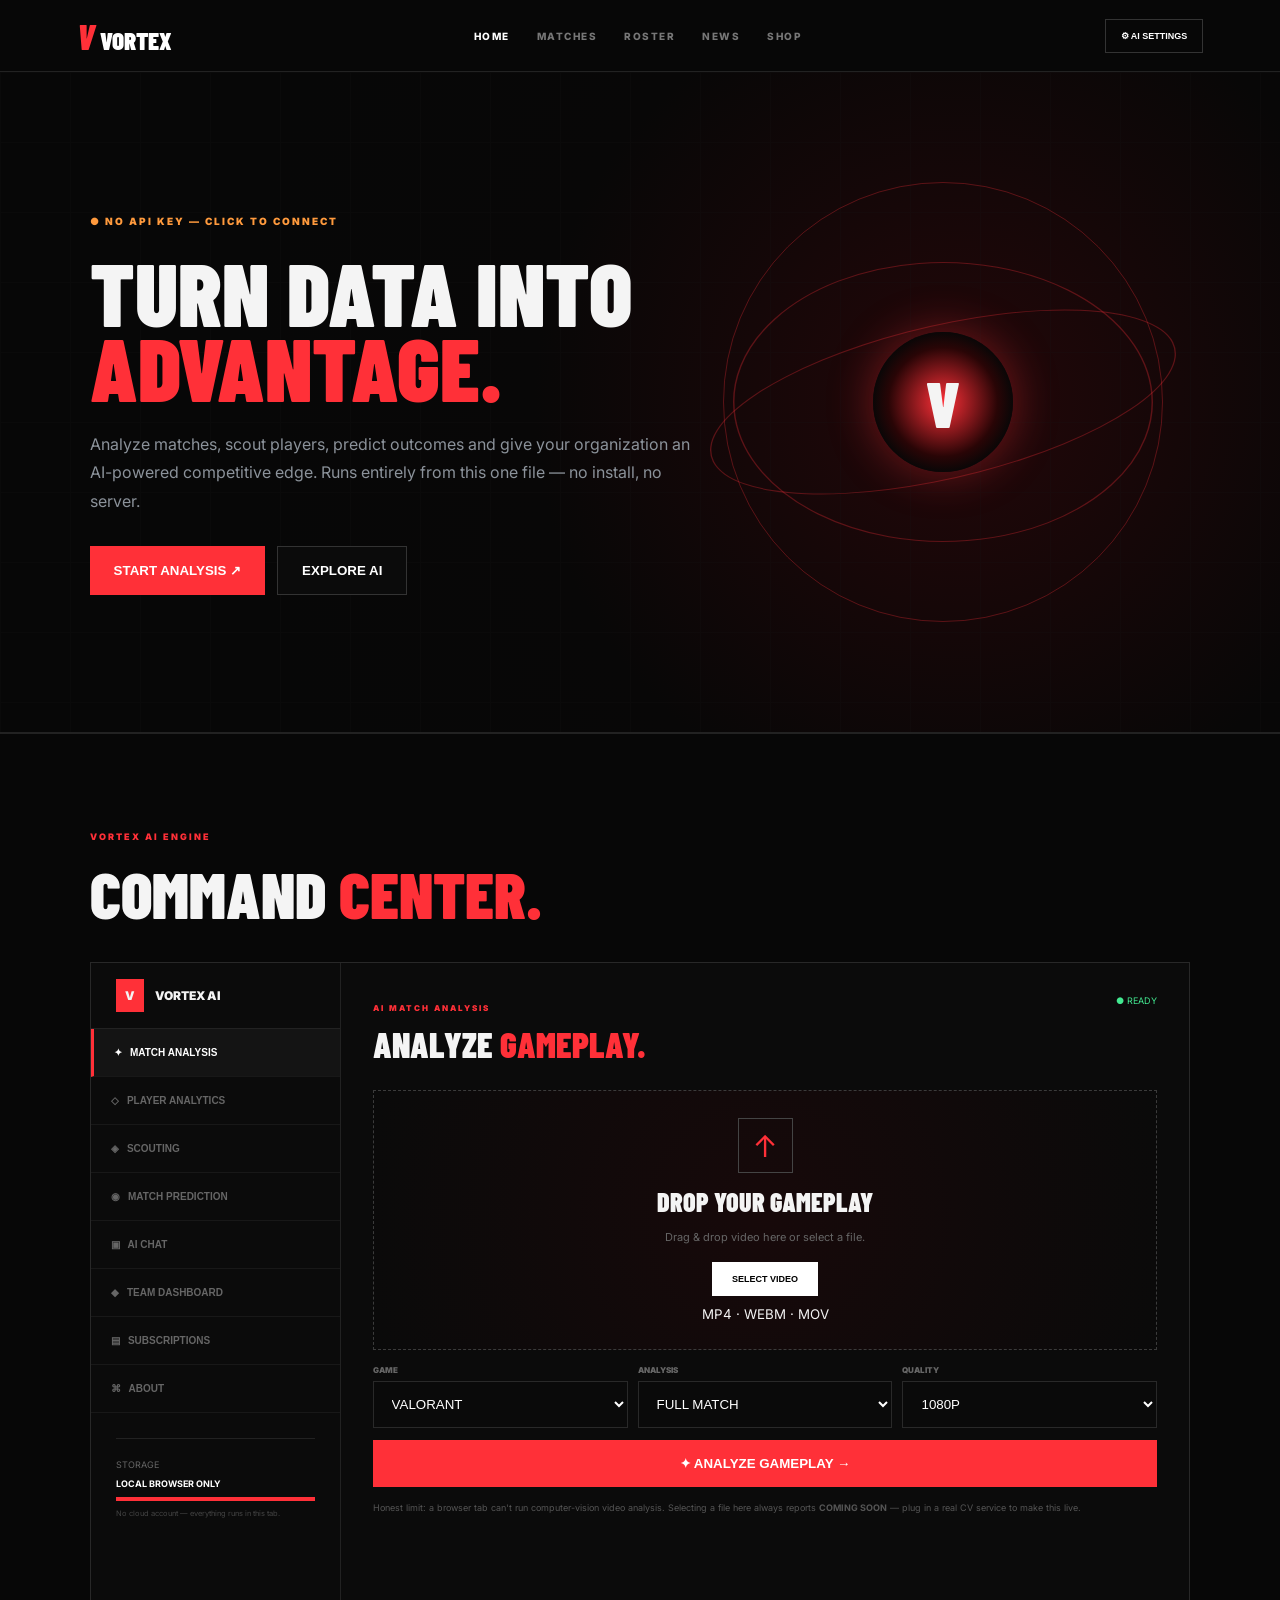
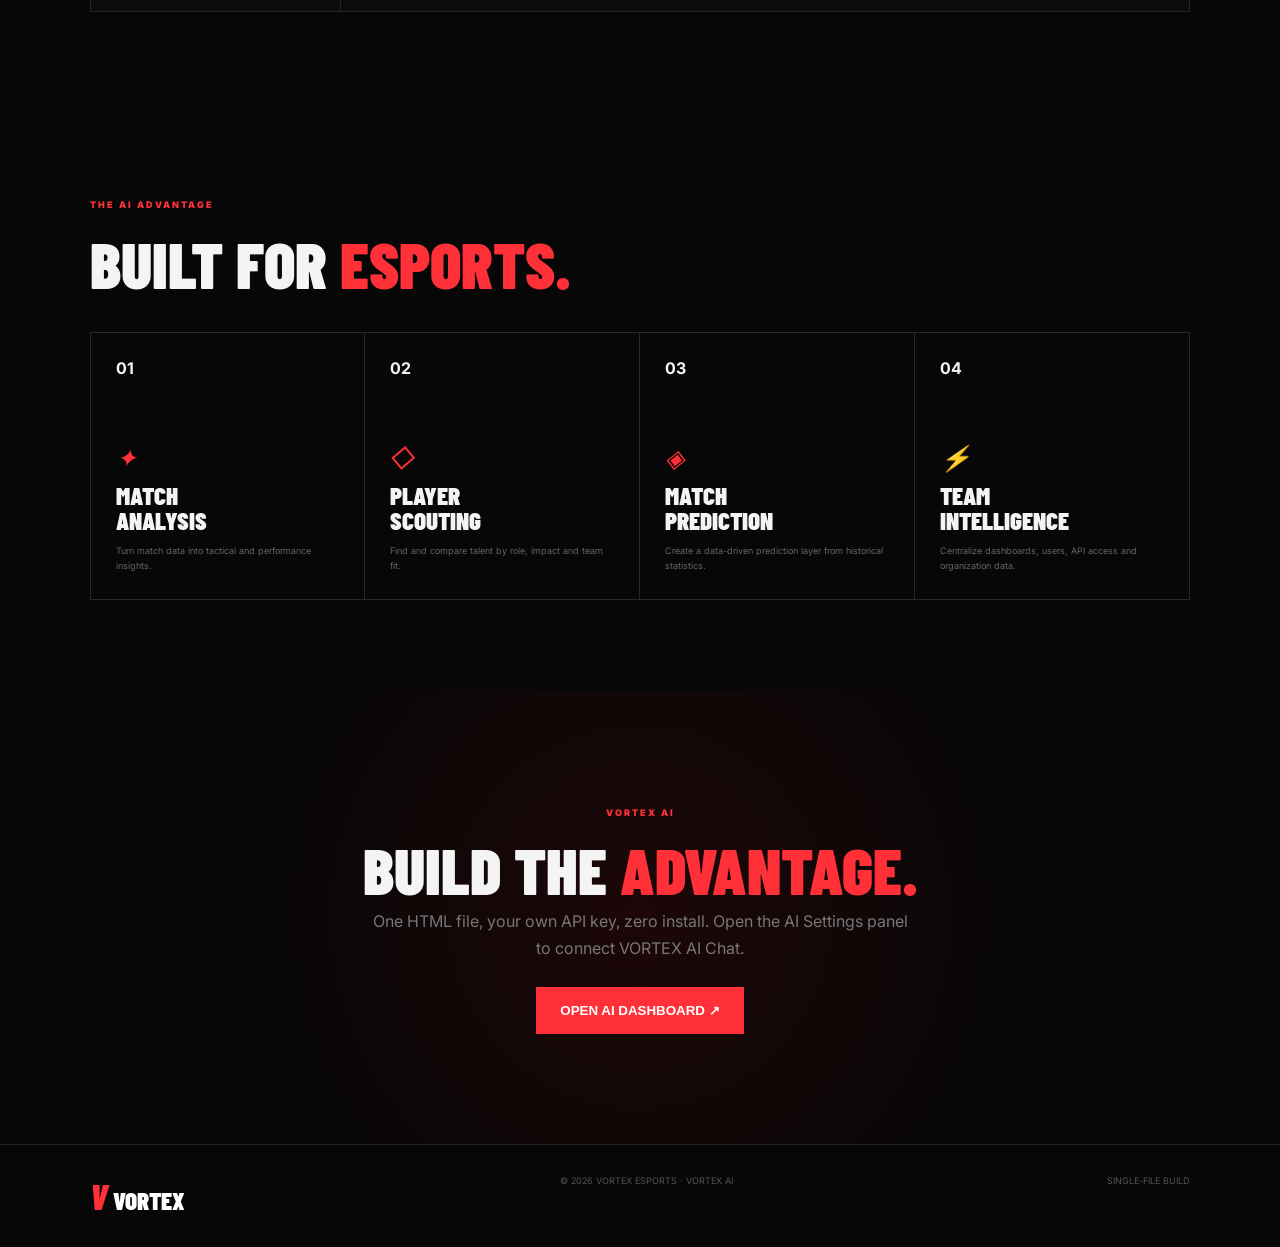
<file: ai.html>
<!doctype html>
<html lang="en">
  <head>
    <meta charset="UTF-8" />
    <meta name="viewport" content="width=device-width,initial-scale=1.0" />
    <title>VORTEX AI — Intelligence Platform</title>
    <link rel="preconnect" href="https://fonts.googleapis.com" />
    <link rel="preconnect" href="https://fonts.gstatic.com" crossorigin />
    <link
      href="https://fonts.googleapis.com/css2?family=Barlow+Condensed:wght@600;700;800;900&family=Inter:wght@400;600;700;800&display=swap"
      rel="stylesheet"
    />
    <style>
      * {
        box-sizing: border-box;
        margin: 0;
        padding: 0;
      }
      html {
        scroll-behavior: smooth;
      }
      body {
        background: #070707;
        color: #f4f4f4;
        font-family: Inter, Arial, sans-serif;
      }
      .loader {
        position: fixed;
        inset: 0;
        background: #050505;
        z-index: 999;
        display: grid;
        place-content: center;
        text-align: center;
        transition: 0.5s;
      }
      .loader.hide {
        opacity: 0;
        visibility: hidden;
      }
      .loader b {
        font: 900 80px "Barlow Condensed";
        color: #ff3038;
      }
      .loader i {
        display: block;
        width: 180px;
        height: 2px;
        background: #ff3038;
        margin: 15px auto;
      }
      .header {
        height: 72px;
        border-bottom: 1px solid #222;
        background: #070707;
        display: flex;
        align-items: center;
        padding: 0 6%;
        gap: 30px;
        position: sticky;
        top: 0;
        z-index: 100;
      }
      .logo {
        color: #fff;
        text-decoration: none;
        font: 900 25px "Barlow Condensed";
      }
      .logo span {
        color: #ff3038;
        font-size: 35px;
        font-style: italic;
      }
      .nav {
        display: flex;
        gap: 27px;
        margin: auto;
      }
      .nav a {
        color: #777;
        text-decoration: none;
        font-size: 10px;
        font-weight: 800;
        letter-spacing: 1.5px;
      }
      .nav a:hover,
      .nav .active {
        color: #fff;
      }
      .join,
      .menu {
        background: none;
        border: 1px solid #333;
        color: #fff;
        padding: 11px 15px;
        font-size: 9px;
        font-weight: 900;
        cursor: pointer;
      }
      .menu {
        display: none;
      }
      .hero {
        min-height: 660px;
        padding: 100px 7%;
        display: grid;
        grid-template-columns: 1.1fr 0.9fr;
        align-items: center;
        position: relative;
        overflow: hidden;
        background: radial-gradient(
          circle at 75% 50%,
          #230709,
          #080707 42%,
          #070707 72%
        );
      }
      .hero:before {
        content: "";
        position: absolute;
        inset: 0;
        background-image:
          linear-gradient(#181818 1px, transparent 1px),
          linear-gradient(90deg, #181818 1px, transparent 1px);
        background-size: 70px 70px;
        opacity: 0.2;
      }
      .hero > * {
        position: relative;
        z-index: 1;
      }
      .status {
        font-size: 10px;
        color: #ff3038;
        font-weight: 900;
        letter-spacing: 2px;
        cursor: pointer;
      }
      .status i {
        display: inline-block;
        width: 8px;
        height: 8px;
        border-radius: 50%;
        background: #ff3038;
        box-shadow: 0 0 14px #ff3038;
        margin-right: 8px;
      }
      .hero h1 {
        font: 900 clamp(60px, 7vw, 110px)/0.84 "Barlow Condensed";
        margin: 25px 0;
      }
      .hero h1 em,
      .section-title em,
      .panel h3 em,
      .features h2 em,
      .cta h2 em {
        color: #ff3038;
        font-style: normal;
      }
      .hero p {
        max-width: 610px;
        color: #8b929a;
        line-height: 1.8;
      }
      .actions {
        display: flex;
        gap: 12px;
        margin-top: 30px;
      }
      .red,
      .dark {
        padding: 16px 24px;
        border: 1px solid #333;
        font-weight: 900;
        cursor: pointer;
      }
      .red {
        background: #ff3038;
        color: #fff;
        border: 0;
      }
      .dark {
        background: #0b0b0b;
        color: #fff;
      }
      .orbit {
        height: 450px;
        display: grid;
        place-items: center;
        position: relative;
      }
      .ring {
        position: absolute;
        border: 1px solid rgba(255, 48, 56, 0.3);
        border-radius: 50%;
      }
      .r1 {
        width: 440px;
        height: 440px;
      }
      .r2 {
        width: 280px;
        height: 280px;
        transform: scaleX(1.5) rotate(15deg);
      }
      .r3 {
        width: 350px;
        height: 150px;
        transform: scaleX(1.4) rotate(-20deg);
      }
      .core {
        width: 140px;
        height: 140px;
        border-radius: 50%;
        display: grid;
        place-content: center;
        text-align: center;
        background: radial-gradient(circle, #ff3038, #290506 55%, #070707 72%);
        box-shadow: 0 0 45px #ff303866;
      }
      .core b {
        font: 900 65px "Barlow Condensed";
      }
      .metrics {
        display: grid;
        grid-template-columns: repeat(4, 1fr);
        border-block: 1px solid #222;
      }
      .metrics div {
        padding: 24px 7%;
        border-right: 1px solid #222;
      }
      .section {
        padding: 90px 7%;
      }
      .section-title {
        display: flex;
        justify-content: space-between;
        align-items: end;
        margin-bottom: 30px;
      }
      .eyebrow {
        color: #ff3038;
        font-size: 9px;
        font-weight: 900;
        letter-spacing: 2px;
      }
      .section-title h2,
      .features h2,
      .cta h2 {
        font: 900 65px "Barlow Condensed";
        margin-top: 10px;
      }
      .dashboard {
        border: 1px solid #282828;
        background: #0b0b0b;
        display: grid;
        grid-template-columns: 250px 1fr;
        min-height: 650px;
      }
      .sidebar {
        border-right: 1px solid #222;
      }
      .side-head {
        padding: 25px;
        border-bottom: 1px solid #222;
        font-weight: 900;
        font-size: 12px;
      }
      .side-head span {
        background: #ff3038;
        padding: 9px;
        margin-right: 9px;
      }
      .tab {
        width: 100%;
        padding: 18px 20px;
        background: none;
        color: #666;
        border: 0;
        border-bottom: 1px solid #181818;
        text-align: left;
        font-size: 10px;
        font-weight: 900;
        cursor: pointer;
      }
      .tab.active,
      .tab:hover {
        color: #fff;
        border-left: 3px solid #ff3038;
        background: #141414;
      }
      .credits {
        margin: 25px;
        padding-top: 20px;
        border-top: 1px solid #222;
        color: #666;
        font-size: 9px;
      }
      .credits strong {
        display: block;
        color: #fff;
        margin: 8px 0;
      }
      .creditbar {
        height: 4px;
        background: #252525;
      }
      .creditbar i {
        display: block;
        height: 100%;
        background: #ff3038;
        transition: width 0.4s;
      }
      .panelarea {
        padding: 32px;
      }
      .panel {
        display: none;
      }
      .panel.active {
        display: block;
      }
      .paneltop {
        display: flex;
        justify-content: space-between;
        align-items: flex-start;
        flex-wrap: wrap;
        gap: 10px;
      }
      .paneltop small {
        color: #ff3038;
        font-size: 8px;
        font-weight: 900;
        letter-spacing: 2px;
      }
      .panel h3 {
        font: 900 35px "Barlow Condensed";
        margin: 8px 0 25px;
      }
      .ready {
        color: #43e991;
        font-size: 9px;
      }
      .hint {
        color: #555;
        font-size: 9px;
        margin-top: 14px;
        line-height: 1.6;
      }
      .hint code {
        color: #999;
      }
      .loading-note {
        color: #666;
        font-size: 10px;
        grid-column: 1/-1;
      }
      .loading-note.error {
        color: #ff6b6b;
      }
      .upload {
        min-height: 260px;
        border: 1px dashed #3b3b3b;
        display: grid;
        place-content: center;
        text-align: center;
        background: radial-gradient(circle, #17090a, #0a0a0a);
        cursor: pointer;
      }
      .upload .up {
        font-size: 30px;
        color: #ff3038;
        border: 1px solid #444;
        width: 55px;
        height: 55px;
        display: grid;
        place-content: center;
        margin: auto;
      }
      .upload h4 {
        font: 900 26px "Barlow Condensed";
        margin: 13px;
      }
      .upload p {
        font-size: 11px;
        color: #666;
      }
      .white {
        margin: 18px auto 10px;
        background: #fff;
        border: 0;
        padding: 12px 20px;
        font-size: 9px;
        font-weight: 900;
        cursor: pointer;
      }
      .file {
        font-size: 10px;
        color: #ff3038;
      }
      .controls {
        display: grid;
        grid-template-columns: repeat(3, 1fr);
        gap: 10px;
        margin-top: 15px;
      }
      .controls label,
      .form label {
        color: #666;
        font-size: 8px;
        font-weight: 900;
      }
      .controls select,
      .form input,
      .search input,
      .search select,
      .chat input,
      .modal input,
      .modal select {
        width: 100%;
        background: #0a0a0a;
        color: #fff;
        border: 1px solid #292929;
        padding: 14px;
        margin-top: 6px;
      }
      .analyze {
        width: 100%;
        margin-top: 12px;
        background: #ff3038;
        color: #fff;
        border: 0;
        padding: 16px;
        font-weight: 900;
        cursor: pointer;
      }
      .result {
        display: none;
        margin-top: 12px;
        padding: 18px;
        background: #111;
        border: 1px solid #292929;
        color: #aaa;
        font-size: 11px;
        line-height: 1.7;
      }
      .result.show {
        display: block;
      }
      .cards,
      .scout,
      .plans,
      .kpis {
        display: grid;
        grid-template-columns: repeat(3, 1fr);
        gap: 12px;
      }
      .card,
      .scout article,
      .plan,
      .kpi {
        background: #101010;
        border: 1px solid #292929;
        padding: 22px;
      }
      .card small,
      .scout small,
      .plan small,
      .kpi small {
        color: #666;
        font-size: 8px;
      }
      .card h4,
      .scout h4,
      .plan h4 {
        font: 900 28px "Barlow Condensed";
        margin: 20px 0 3px;
      }
      .score {
        font: 900 38px "Barlow Condensed";
        color: #ff3038;
      }
      .bar {
        height: 4px;
        background: #282828;
        margin: 8px 0;
      }
      .bar i {
        display: block;
        height: 100%;
        background: #ff3038;
      }
      .card p,
      .scout p,
      .plan p {
        font-size: 9px;
        color: #666;
        line-height: 1.7;
      }
      .search {
        display: grid;
        grid-template-columns: 2fr 1fr auto;
        gap: 10px;
        margin-bottom: 18px;
      }
      .search button {
        background: #ff3038;
        color: #fff;
        border: 0;
        padding: 0 20px;
        font-weight: 900;
        cursor: pointer;
      }
      .scout article {
        position: relative;
      }
      .scout article strong {
        position: absolute;
        right: 18px;
        top: 22px;
        color: #ff3038;
        font: 900 30px "Barlow Condensed";
      }
      .tag {
        display: inline-block;
        margin-top: 15px;
        color: #ff3038;
        border: 1px solid #4a2022;
        padding: 5px;
        font-size: 7px;
        font-weight: 900;
      }
      .form {
        display: grid;
        grid-template-columns: 1fr 55px 1fr;
        gap: 12px;
        align-items: end;
      }
      .vs {
        text-align: center;
        padding-bottom: 12px;
        color: #ff3038;
        font-weight: 900;
      }
      .pred {
        display: flex;
        align-items: center;
        gap: 15px;
        margin-top: 25px;
      }
      .pred strong {
        font: 900 28px "Barlow Condensed";
      }
      .predbar {
        height: 12px;
        background: #222;
        flex: 1;
      }
      .predbar i {
        display: block;
        height: 100%;
        background: #ff3038;
        transition: width 0.5s;
      }
      .kpis {
        grid-template-columns: repeat(4, 1fr);
      }
      .kpi strong {
        display: block;
        font: 900 38px "Barlow Condensed";
        margin: 10px 0;
      }
      .kpi span {
        color: #44e98f;
        font-size: 8px;
      }
      .chart {
        height: 190px;
        border: 1px solid #292929;
        margin-top: 15px;
        padding: 20px;
        display: flex;
        align-items: end;
        gap: 2%;
      }
      .chart i {
        width: 8%;
        background: #ff3038;
      }
      .plans {
        grid-template-columns: repeat(3, 1fr);
      }
      .plan strong {
        display: block;
        font: 900 40px "Barlow Condensed";
        margin: 15px 0;
      }
      .plan button {
        margin-top: 18px;
        background: #111;
        color: #fff;
        border: 1px solid #333;
        padding: 10px;
        font-size: 8px;
        font-weight: 900;
        cursor: pointer;
      }
      .plan.pro {
        border-color: #ff3038;
      }
      .plan.pro button {
        background: #ff3038;
      }
      .api {
        border: 1px solid #292929;
      }
      .api div {
        display: grid;
        grid-template-columns: 75px 1fr auto;
        gap: 10px;
        padding: 16px;
        border-bottom: 1px solid #222;
        align-items: center;
      }
      .api span {
        color: #ff3038;
        font-size: 8px;
        font-weight: 900;
      }
      .api code {
        color: #aaa;
        font-size: 10px;
      }
      .api button {
        background: #151515;
        color: #fff;
        border: 1px solid #333;
        padding: 6px;
        cursor: pointer;
      }
      .chatctrls {
        display: flex;
        gap: 8px;
      }
      .chatctrl {
        background: #111;
        color: #999;
        border: 1px solid #292929;
        padding: 8px 12px;
        font-size: 8px;
        font-weight: 900;
        cursor: pointer;
      }
      .chatctrl:hover {
        color: #fff;
        border-color: #444;
      }
      .chatbox {
        height: 380px;
        border: 1px solid #292929;
        padding: 18px;
        overflow: auto;
      }
      .msg {
        padding: 12px;
        border: 1px solid #292929;
        margin-bottom: 10px;
        font-size: 10px;
        color: #aaa;
      }
      .msg b {
        color: #ff3038;
      }
      .msg-head {
        display: flex;
        align-items: center;
        gap: 8px;
        margin-bottom: 8px;
      }
      .avatar {
        width: 20px;
        height: 20px;
        border-radius: 50%;
        display: grid;
        place-content: center;
        font: 900 9px "Barlow Condensed";
        color: #fff;
      }
      .avatar-ai {
        background: #ff3038;
      }
      .avatar-user {
        background: #333;
      }
      .msg-time {
        margin-left: auto;
        color: #444;
        font-size: 8px;
      }
      .msg-body {
        line-height: 1.8;
        font-size: 11px;
        color: #ccc;
      }
      .msg-body h3,
      .msg-body h4 {
        font-family: "Barlow Condensed";
        margin: 10px 0 6px;
        color: #fff;
      }
      .msg-body p {
        margin: 6px 0;
      }
      .msg-body ol {
        margin: 8px 0 8px 18px;
      }
      .msg-body code {
        background: #1a1a1a;
        border: 1px solid #292929;
        padding: 1px 5px;
        font-size: 10px;
        color: #ff9a3d;
      }
      .codeblock {
        background: #0d0d0d;
        border: 1px solid #292929;
        padding: 12px;
        overflow-x: auto;
        margin: 8px 0;
        font-size: 10px;
      }
      .msg-user .msg-body {
        color: #eee;
      }
      .msg-error {
        color: #ff6b6b;
      }
      .msg-actions {
        display: flex;
        gap: 8px;
        margin-top: 10px;
      }
      .msg-actions button {
        background: #151515;
        color: #999;
        border: 1px solid #292929;
        padding: 5px 10px;
        font-size: 8px;
        font-weight: 900;
        cursor: pointer;
      }
      .msg-actions button:hover {
        color: #fff;
      }
      .msg-retry {
        background: #151515;
        color: #ff6b6b;
        border: 1px solid #402020;
        padding: 5px 10px;
        font-size: 8px;
        font-weight: 900;
        cursor: pointer;
      }
      .generating {
        color: #ff3038;
        font-size: 9px;
        font-weight: 900;
        letter-spacing: 1px;
      }
      .dots::after {
        content: "";
        animation: dotpulse 1.2s infinite;
      }
      @keyframes dotpulse {
        0% {
          content: ".";
        }
        33% {
          content: "..";
        }
        66% {
          content: "...";
        }
      }
      .cursor {
        animation: blink 0.9s steps(1) infinite;
        color: #ff3038;
      }
      @keyframes blink {
        50% {
          opacity: 0;
        }
      }
      .chat {
        display: grid;
        grid-template-columns: 1fr auto auto;
        margin-top: 10px;
      }
      .chat button {
        background: #ff3038;
        color: #fff;
        border: 0;
        padding: 0 20px;
        font-weight: 900;
        cursor: pointer;
      }
      .chat button:disabled {
        opacity: 0.5;
        cursor: not-allowed;
      }
      .stopbtn {
        background: #1a1a1a !important;
        color: #ff3038 !important;
        border: 1px solid #ff3038 !important;
      }
      .features h2 {
        margin: 12px 0 30px;
      }
      .featuregrid {
        display: grid;
        grid-template-columns: repeat(4, 1fr);
        border: 1px solid #292929;
      }
      .featuregrid article {
        padding: 25px;
        min-height: 250px;
        border-right: 1px solid #292929;
      }
      .featuregrid article:last-child {
        border: 0;
      }
      .featuregrid i {
        display: block;
        color: #ff3038;
        font-size: 25px;
        margin: 65px 0 10px;
      }
      .featuregrid h3 {
        font: 900 25px "Barlow Condensed";
        line-height: 1;
      }
      .featuregrid p {
        font-size: 9px;
        color: #666;
        line-height: 1.7;
        margin-top: 10px;
      }
      .cta {
        text-align: center;
        padding: 110px 7%;
        background: radial-gradient(circle, #1d0708, #070707 60%);
      }
      .cta p {
        max-width: 550px;
        color: #777;
        margin: 0 auto 25px;
        line-height: 1.7;
      }
      .footer {
        border-top: 1px solid #222;
        padding: 30px 7%;
        display: flex;
        justify-content: space-between;
        color: #555;
        font-size: 9px;
      }
      .modal-backdrop {
        position: fixed;
        inset: 0;
        background: rgba(0, 0, 0, 0.75);
        z-index: 500;
        display: none;
        place-items: center;
        padding: 20px;
      }
      .modal-backdrop.show {
        display: grid;
      }
      .modal {
        background: #0b0b0b;
        border: 1px solid #292929;
        max-width: 440px;
        width: 100%;
        padding: 28px;
      }
      .modal h3 {
        font: 900 26px "Barlow Condensed";
        margin-bottom: 6px;
      }
      .modal p {
        color: #777;
        font-size: 10px;
        line-height: 1.7;
        margin-bottom: 16px;
      }
      .modal label {
        color: #666;
        font-size: 8px;
        font-weight: 900;
        display: block;
        margin-top: 14px;
      }
      .modal-actions {
        display: flex;
        gap: 10px;
        margin-top: 22px;
      }
      .modal-actions button {
        flex: 1;
        padding: 14px;
        border: 0;
        font-weight: 900;
        cursor: pointer;
      }
      .modal-save {
        background: #ff3038;
        color: #fff;
      }
      .modal-close {
        background: #1a1a1a;
        color: #fff;
        border: 1px solid #292929 !important;
      }
      .modal-note {
        background: #150c0c;
        border: 1px solid #3a1e1e;
        padding: 12px;
        font-size: 9px;
        color: #ff9a3d;
        line-height: 1.6;
        margin-top: 14px;
      }
      @media (max-width: 900px) {
        .nav,
        .join {
          display: none;
        }
        .menu {
          display: block;
          margin-left: auto;
        }
        .hero {
          grid-template-columns: 1fr;
        }
        .orbit {
          display: none;
        }
        .metrics {
          grid-template-columns: repeat(2, 1fr);
        }
        .dashboard {
          grid-template-columns: 1fr;
        }
        .sidebar {
          border-right: 0;
          border-bottom: 1px solid #222;
        }
        .cards,
        .scout,
        .plans,
        .featuregrid,
        .kpis {
          grid-template-columns: 1fr 1fr;
        }
        .panelarea {
          padding: 20px;
        }
      }
      @media (max-width: 600px) {
        .hero h1 {
          font-size: 65px;
        }
        .section {
          padding: 65px 4%;
        }
        .section-title {
          display: block;
        }
        .section-title h2,
        .features h2 {
          font-size: 50px;
        }
        .controls,
        .search,
        .form,
        .cards,
        .scout,
        .plans,
        .featuregrid,
        .kpis {
          grid-template-columns: 1fr;
        }
        .featuregrid article {
          border-right: 0;
          border-bottom: 1px solid #292929;
        }
        .footer {
          display: block;
        }
        .footer > * {
          margin-bottom: 10px;
        }
        .panel#panel-chat {
          padding-bottom: env(safe-area-inset-bottom, 0px);
        }
        .chat {
          grid-template-columns: 1fr auto;
          grid-template-rows: auto auto;
          position: sticky;
          bottom: env(safe-area-inset-bottom, 0px);
          background: #0b0b0b;
        }
        .stopbtn {
          grid-column: 1/-1;
        }
      }
    </style>
  </head>
  <body>
    <div class="loader" id="loader"><b>V</b><i></i></div>
    <header class="header">
      <a class="logo" href="index.html"><span>V</span> VORTEX</a>
      <nav class="nav">
        <a href="index.html" class="active">HOME</a><a href="matches.html">MATCHES</a
        ><a href="roster.html">ROSTER</a><a href="news.html">NEWS</a><a href="shop.html">SHOP</a>
      </nav>
      <button class="join" id="opensettings">⚙ AI SETTINGS</button
      ><button class="menu">☰</button>
    </header>
    <main>
      <section class="hero">
        <div>
          <span class="status" id="statusdot"><i></i> CHECKING STATUS…</span>
          <h1>TURN DATA INTO<br /><em>ADVANTAGE.</em></h1>
          <p>
            Analyze matches, scout players, predict outcomes and give your
            organization an AI-powered competitive edge. Runs entirely from this
            one file — no install, no server.
          </p>
          <div class="actions">
            <button
              class="red"
              onclick="
                document
                  .querySelector('#workspace')
                  .scrollIntoView({ behavior: 'smooth' })
              "
            >
              START ANALYSIS ↗
            </button>
            <button
              class="dark"
              onclick="
                document
                  .querySelector('#features')
                  .scrollIntoView({ behavior: 'smooth' })
              "
            >
              EXPLORE AI
            </button>
          </div>
        </div>
        <div class="orbit">
          <div class="ring r1"></div>
          <div class="ring r2"></div>
          <div class="ring r3"></div>
          <div class="core"><b>V</b></div>
        </div>
      </section>
      <div class="metrics"></div>
      <section class="section" id="workspace">
        <div class="section-title">
          <div>
            <span class="eyebrow">VORTEX AI ENGINE</span>
            <h2>COMMAND <em>CENTER.</em></h2>
          </div>
        </div>
        <div class="dashboard">
          <aside class="sidebar">
            <div class="side-head"><span>V</span> VORTEX AI</div>
            <button class="tab active" data-panel="analysis">
              ✦ &nbsp; MATCH ANALYSIS
            </button>
            <button class="tab" data-panel="players">
              ◇ &nbsp; PLAYER ANALYTICS
            </button>
            <button class="tab" data-panel="scouting">◈ &nbsp; SCOUTING</button>
            <button class="tab" data-panel="prediction">
              ◉ &nbsp; MATCH PREDICTION
            </button>
            <button class="tab" data-panel="chat">▣ &nbsp; AI CHAT</button>
            <button class="tab" data-panel="team">
              ◆ &nbsp; TEAM DASHBOARD
            </button>
            <button class="tab" data-panel="billing">
              ▤ &nbsp; SUBSCRIPTIONS
            </button>
            <button class="tab" data-panel="api">⌘ &nbsp; ABOUT</button>
            <div class="credits">
              STORAGE<strong id="credits">LOCAL BROWSER ONLY</strong>
              <div class="creditbar"><i style="width: 100%"></i></div>
              <small style="display: block; margin-top: 8px; color: #444"
                >No cloud account — everything runs in this tab.</small
              >
            </div>
          </aside>
          <div class="panelarea">
            <div class="panel active" id="panel-analysis">
              <div class="paneltop">
                <div>
                  <small>AI MATCH ANALYSIS</small>
                  <h3>ANALYZE <em>GAMEPLAY.</em></h3>
                </div>
                <span class="ready">● READY</span>
              </div>
              <div class="upload" id="upload">
                <input
                  id="file"
                  type="file"
                  accept="video/mp4,video/webm,video/quicktime"
                  hidden
                />
                <div class="up">↑</div>
                <h4>DROP YOUR GAMEPLAY</h4>
                <p>Drag & drop video here or select a file.</p>
                <button class="white" id="select">SELECT VIDEO</button
                ><small>MP4 · WEBM · MOV</small>
                <div class="file" id="filename"></div>
              </div>
              <div class="controls">
                <label
                  >GAME<select>
                    <option>VALORANT</option>
                    <option>CS2</option>
                    <option>FORTNITE</option>
                    <option>MARVEL RIVALS</option>
                  </select></label
                >
                <label
                  >ANALYSIS<select>
                    <option>FULL MATCH</option>
                    <option>ROUND ANALYSIS</option>
                    <option>PLAYER PERFORMANCE</option>
                  </select></label
                >
                <label
                  >QUALITY<select>
                    <option>1080P</option>
                    <option>1440P</option>
                    <option>4K</option>
                  </select></label
                >
              </div>
              <button class="analyze" id="analyze">✦ ANALYZE GAMEPLAY →</button>
              <div class="result" id="result"></div>
              <p class="hint">
                Honest limit: a browser tab can't run computer-vision video
                analysis. Selecting a file here always reports
                <b>COMING SOON</b> — plug in a real CV service to make this
                live.
              </p>
            </div>

            <div class="panel" id="panel-players">
              <div class="paneltop">
                <div>
                  <small>PLAYER INTELLIGENCE</small>
                  <h3>PLAYER <em>ANALYTICS.</em></h3>
                </div>
              </div>
              <div class="cards" id="playercards"></div>
              <p class="hint">
                Reads from the in-browser VORTEX dataset
                (<code>VORTEX_DATA.players</code>) — edit that array to update
                the roster.
              </p>
            </div>

            <div class="panel" id="panel-scouting">
              <div class="paneltop">
                <div>
                  <small>SCOUTING ENGINE</small>
                  <h3>FIND THE <em>NEXT STAR.</em></h3>
                </div>
              </div>
              <div class="search">
                <input
                  id="scoutq"
                  placeholder="Search player, role or region..."
                /><select id="scoutrole">
                  <option>ALL ROLES</option>
                  <option>DUELIST</option>
                  <option>IGL</option>
                  <option>SUPPORT</option>
                  <option>FLEX</option>
                  <option>SNIPER</option>
                  <option>ENTRY FRAGGER</option></select
                ><button id="scan">SCAN →</button>
              </div>
              <div class="scout" id="scoutresults"></div>
              <p class="hint">
                Client-side keyword filter over the same dataset — no network
                call.
              </p>
            </div>

            <div class="panel" id="panel-prediction">
              <div class="paneltop">
                <div>
                  <small>PREDICTIVE ENGINE</small>
                  <h3>MATCH <em>PREDICTION.</em></h3>
                </div>
              </div>
              <div class="form">
                <label>TEAM A<input id="teamA" value="VORTEX" /></label>
                <div class="vs">VS</div>
                <label>TEAM B<input id="teamB" value="PHANTOM" /></label>
              </div>
              <button class="analyze" id="predict">◉ RUN PREDICTION →</button>
              <div class="pred">
                <strong id="pa">—</strong>
                <div class="predbar"><i id="pb" style="width: 0%"></i></div>
                <strong id="pc">—</strong>
              </div>
              <p
                id="prednote"
                style="color: #555; font-size: 9px; margin-top: 15px"
              >
                Weighted estimate from stored win rate, map win rate, recent
                form and head-to-head record — no randomness.
              </p>
            </div>

            <div class="panel" id="panel-chat">
              <div class="paneltop">
                <div>
                  <small>VORTEX INTELLIGENCE</small>
                  <h3>ASK <em>VORTEX AI.</em></h3>
                </div>
                <div class="chatctrls">
                  <button class="chatctrl" id="newchat">NEW CHAT</button
                  ><button class="chatctrl" id="clearchat">CLEAR CHAT</button>
                </div>
              </div>
              <div class="chatbox" id="chatbox">
                <div class="msg">
                  <b>VORTEX AI</b><br />Ready. Add your Anthropic API key in
                  <b>AI SETTINGS</b> (top right) to start chatting, then ask
                  about a match, player, strategy or scouting report.
                </div>
              </div>
              <div class="chat">
                <input id="chatinput" placeholder="Ask VORTEX AI..." /><button
                  id="send"
                >
                  SEND ↗</button
                ><button id="stopgen" class="stopbtn" hidden>■ STOP</button>
              </div>
            </div>

            <div class="panel" id="panel-team">
              <div class="paneltop">
                <div>
                  <small>ORGANIZATION OVERVIEW</small>
                  <h3>TEAM <em>DASHBOARD.</em></h3>
                </div>
              </div>
              <div class="kpis" id="kpis"></div>
              <div class="chart" id="chart"></div>
              <p class="hint">
                Computed from <code>VORTEX_DATA.teams</code> and
                <code>VORTEX_DATA.matches</code>.
              </p>
            </div>

            <div class="panel" id="panel-billing">
              <div class="paneltop">
                <div>
                  <small>VORTEX AI BUSINESS</small>
                  <h3>PLANS FOR <em>TEAMS.</em></h3>
                </div>
              </div>
              <div class="plans">
                <article class="plan">
                  <small>FREE</small>
                  <h4>STARTER</h4>
                  <strong>€0</strong>
                  <p>
                    Basic analytics<br />5 analyses / month<br />Community
                    support
                  </p>
                  <button>CURRENT PLAN</button>
                </article>
                <article class="plan pro">
                  <small>PRO</small>
                  <h4>COMPETITIVE</h4>
                  <strong>€29<small>/mo</small></strong>
                  <p>
                    Advanced analytics<br />Scouting<br />Predictions<br />AI
                    Chat
                  </p>
                  <button
                    onclick="
                      alert(
                        'This is a static single-file build — connect Stripe or another payment provider to make billing real.',
                      )
                    "
                  >
                    CHOOSE PRO →
                  </button>
                </article>
                <article class="plan">
                  <small>ORG</small>
                  <h4>ENTERPRISE</h4>
                  <strong>CUSTOM</strong>
                  <p>
                    Team dashboard<br />API access<br />Admin controls<br />Priority
                    support
                  </p>
                  <button>CONTACT SALES</button>
                </article>
              </div>
            </div>

            <div class="panel" id="panel-api">
              <div class="paneltop">
                <div>
                  <small>HOW THIS BUILD WORKS</small>
                  <h3>SINGLE <em>FILE.</em></h3>
                </div>
              </div>
              <div class="api">
                <div>
                  <span>DATA</span><code>VORTEX_DATA</code
                  ><button class="api-copy" data-copy="VORTEX_DATA">
                    COPY
                  </button>
                </div>
                <div>
                  <span>CLIENT</span><code>VortexAI.chatStream()</code
                  ><button class="api-copy" data-copy="VortexAI.chatStream()">
                    COPY
                  </button>
                </div>
                <div>
                  <span>CLIENT</span><code>Prediction.predict(a,b)</code
                  ><button class="api-copy" data-copy="Prediction.predict(a,b)">
                    COPY
                  </button>
                </div>
                <div>
                  <span>ENDPOINT</span><code>api.anthropic.com/v1/messages</code
                  ><button
                    class="api-copy"
                    data-copy="https://api.anthropic.com/v1/messages"
                  >
                    COPY
                  </button>
                </div>
              </div>
              <p style="color: #555; font-size: 9px; margin-top: 15px">
                This page has no server. Player/scouting/prediction data lives
                in a JS object in this file. AI Chat calls the Anthropic API
                <b>directly from your browser</b> using a key you paste into AI
                SETTINGS — it's kept only in this browser's
                <code>localStorage</code> and is sent only to
                <code>api.anthropic.com</code>, never anywhere else. That also
                means: don't share this file with your key already filled in,
                and don't use this pattern for a public multi-visitor website —
                for that, put the key behind a real backend instead (see the
                multi-file build).
              </p>
            </div>
          </div>
        </div>
      </section>

      <section class="section features" id="features">
        <span class="eyebrow">THE AI ADVANTAGE</span>
        <h2>BUILT FOR <em>ESPORTS.</em></h2>
        <div class="featuregrid">
          <article>
            <b>01</b><i>✦</i>
            <h3>MATCH<br />ANALYSIS</h3>
            <p>Turn match data into tactical and performance insights.</p>
          </article>
          <article>
            <b>02</b><i>◇</i>
            <h3>PLAYER<br />SCOUTING</h3>
            <p>Find and compare talent by role, impact and team fit.</p>
          </article>
          <article>
            <b>03</b><i>◈</i>
            <h3>MATCH<br />PREDICTION</h3>
            <p>
              Create a data-driven prediction layer from historical statistics.
            </p>
          </article>
          <article>
            <b>04</b><i>⚡</i>
            <h3>TEAM<br />INTELLIGENCE</h3>
            <p>
              Centralize dashboards, users, API access and organization data.
            </p>
          </article>
        </div>
      </section>
      <section class="cta">
        <span class="eyebrow">VORTEX AI</span>
        <h2>BUILD THE <em>ADVANTAGE.</em></h2>
        <p>
          One HTML file, your own API key, zero install. Open the AI Settings
          panel to connect VORTEX AI Chat.
        </p>
        <button
          class="red"
          onclick="
            document
              .querySelector('#workspace')
              .scrollIntoView({ behavior: 'smooth' })
          "
        >
          OPEN AI DASHBOARD ↗
        </button>
      </section>
    </main>
    <footer class="footer">
      <a class="logo" href="#"><span>V</span> VORTEX</a>
      <p>© 2026 VORTEX ESPORTS · VORTEX AI</p>
      <p>SINGLE-FILE BUILD</p>
    </footer>

    <div class="modal-backdrop" id="settingsBackdrop">
      <div class="modal">
        <h3>AI SETTINGS</h3>
        <p>
          VORTEX AI Chat calls Anthropic's API directly from this browser tab.
          Paste your own API key below — it's saved only in this browser's local
          storage and is never written into this file or sent anywhere except
          <code>api.anthropic.com</code>.
        </p>
        <label>ANTHROPIC API KEY</label>
        <input
          id="apikeyinput"
          type="password"
          placeholder="sk-ant-..."
          autocomplete="off"
        />
        <label>MODEL (optional)</label>
        <input id="modelinput" placeholder="claude-sonnet-4-6" />
        <div class="modal-note">
          Get a key at console.anthropic.com. Anyone with access to this browser
          profile (devtools, extensions) could read a saved key — don't use this
          pattern on a shared or public computer.
        </div>
        <div class="modal-actions">
          <button class="modal-close" id="closesettings">CLOSE</button>
          <button class="modal-save" id="savesettings">SAVE KEY</button>
        </div>
      </div>
    </div>

    <script>
      /* ============================================================
   VORTEX_DATA — the in-browser "database". Edit these arrays to
   change what Player Analytics / Scouting / Prediction / Team
   Dashboard show. No server, no fetch, no network call for any
   of this — it's just JS.
   ============================================================ */
      const VORTEX_DATA = {
        players: [
          {
            id: "p1",
            name: "AXEL",
            role: "IGL / Duelist",
            team: "VORTEX",
            region: "Tunisia",
            age: 22,
            rating: 94.2,
            impact: 94,
            consistency: 96,
            clutchPct: 87,
          },
          {
            id: "p2",
            name: "NOVA",
            role: "Entry Fragger",
            team: "VORTEX",
            region: "France",
            age: 20,
            rating: 91.7,
            impact: 92,
            acs: 248,
            firstDuelPct: 14,
          },
          {
            id: "p3",
            name: "KRYPT",
            role: "Sniper",
            team: "VORTEX",
            region: "Morocco",
            age: 23,
            rating: 89.4,
            impact: 89,
            kd: 1.31,
            openingPicksPct: 21,
          },
          {
            id: "p4",
            name: "RAVENX",
            role: "Duelist",
            team: "Free Agent",
            region: "Tunisia",
            age: 19,
            rating: 92.8,
            impact: 90,
            note: "High entry potential, aggressive playstyle",
            tag: "HIGH VALUE",
          },
          {
            id: "p5",
            name: "LYNX",
            role: "Flex",
            team: "Free Agent",
            region: "France",
            age: 21,
            rating: 90.6,
            impact: 88,
            note: "Excellent utility usage, team-first",
            tag: "WATCHLIST",
          },
          {
            id: "p6",
            name: "NOIR",
            role: "IGL",
            team: "Free Agent",
            region: "Morocco",
            age: 24,
            rating: 88.9,
            impact: 85,
            note: "Strong shotcalling and tactical IQ",
            tag: "RISING",
          },
        ],
        teams: [
          {
            id: "t1",
            name: "VORTEX",
            winRate: 0.86,
            avgRating: 91.4,
            mapWinRate: 0.78,
            scoutGrade: "A+",
            recentForm: [1, 1, 0, 1, 1],
          },
          {
            id: "t2",
            name: "PHANTOM",
            winRate: 0.61,
            avgRating: 84.1,
            mapWinRate: 0.58,
            scoutGrade: "B",
            recentForm: [1, 0, 0, 1, 0],
          },
        ],
        matches: [
          {
            id: "m1",
            teamA: "VORTEX",
            teamB: "PHANTOM",
            date: "2026-09-12",
            map: "Ascent",
            scoreA: 13,
            scoreB: 8,
            result: "VORTEX win",
          },
          {
            id: "m2",
            teamA: "VORTEX",
            teamB: "ECLIPSE",
            date: "2026-09-05",
            map: "Bind",
            scoreA: 13,
            scoreB: 11,
            result: "VORTEX win",
          },
          {
            id: "m3",
            teamA: "PHANTOM",
            teamB: "VORTEX",
            date: "2026-08-27",
            map: "Haven",
            scoreA: 9,
            scoreB: 13,
            result: "VORTEX win",
          },
        ],
        news: [
          {
            title: "VORTEX signs RAVENX to academy roster",
            date: "2026-09-20",
            summary:
              "The Tunisian duelist joins the academy squad ahead of the next split.",
          },
          {
            title: "VORTEX beats PHANTOM 13-8 on Ascent",
            date: "2026-09-12",
            summary:
              "A dominant defensive half sealed the win in the regional qualifier.",
          },
        ],
      };

      /* ── Knowledge helpers (search/filter over VORTEX_DATA) ───────── */
      const Knowledge = {
        getTeam: (name) =>
          VORTEX_DATA.teams.find(
            (t) => t.name.toLowerCase() === String(name).toLowerCase(),
          ) || null,
        listPlayers({ role, region, team, minRating } = {}) {
          let players = VORTEX_DATA.players;
          if (role)
            players = players.filter((p) =>
              p.role.toLowerCase().includes(role.toLowerCase()),
            );
          if (region)
            players = players.filter((p) =>
              p.region.toLowerCase().includes(region.toLowerCase()),
            );
          if (team)
            players = players.filter((p) =>
              p.team.toLowerCase().includes(team.toLowerCase()),
            );
          if (minRating)
            players = players.filter((p) => p.rating >= Number(minRating));
          return players;
        },
        listMatches({ team } = {}) {
          let matches = VORTEX_DATA.matches;
          if (team)
            matches = matches.filter(
              (m) =>
                m.teamA.toLowerCase() === team.toLowerCase() ||
                m.teamB.toLowerCase() === team.toLowerCase(),
            );
          return matches;
        },
        search(query, limit = 5) {
          const q = String(query || "").toLowerCase();
          if (!q) return [];
          const results = [];
          for (const p of VORTEX_DATA.players) {
            if (
              `${p.name} ${p.role} ${p.team} ${p.region} ${p.note || ""}`
                .toLowerCase()
                .includes(q)
            )
              results.push(
                `${p.name} — ${p.role}, ${p.team}, rating ${p.rating}.`,
              );
          }
          for (const t of VORTEX_DATA.teams) {
            if (t.name.toLowerCase().includes(q))
              results.push(
                `${t.name} — win rate ${(t.winRate * 100).toFixed(0)}%, avg rating ${t.avgRating}.`,
              );
          }
          for (const m of VORTEX_DATA.matches) {
            if (`${m.teamA} ${m.teamB} ${m.map}`.toLowerCase().includes(q))
              results.push(
                `${m.teamA} vs ${m.teamB} on ${m.map} (${m.date}): ${m.result}.`,
              );
          }
          for (const n of VORTEX_DATA.news) {
            if (`${n.title} ${n.summary}`.toLowerCase().includes(q))
              results.push(`${n.title} — ${n.summary}`);
          }
          return results.slice(0, limit);
        },
      };

      /* ── Prediction engine — weighted formula, no Math.random() ───── */
      const Prediction = {
        predict(teamAName, teamBName) {
          const teamA = Knowledge.getTeam(teamAName),
            teamB = Knowledge.getTeam(teamBName);
          if (!teamA || !teamB) {
            const missing = [
              !teamA ? teamAName : null,
              !teamB ? teamBName : null,
            ].filter(Boolean);
            throw new Error(
              `No VORTEX statistics on file for: ${missing.join(", ")}.`,
            );
          }
          const formRate = (t) =>
            t.recentForm?.length
              ? t.recentForm.filter((r) => r === 1).length / t.recentForm.length
              : 0.5;
          const h2hMatches = Knowledge.listMatches({ team: teamAName }).filter(
            (m) =>
              (m.teamA.toLowerCase() === teamAName.toLowerCase() &&
                m.teamB.toLowerCase() === teamBName.toLowerCase()) ||
              (m.teamB.toLowerCase() === teamAName.toLowerCase() &&
                m.teamA.toLowerCase() === teamBName.toLowerCase()),
          );
          const h2h = h2hMatches.length
            ? h2hMatches.filter((m) =>
                (m.result || "")
                  .toLowerCase()
                  .includes(teamAName.toLowerCase()),
              ).length / h2hMatches.length
            : null;

          const w = {
            winRate: 0.35,
            mapWinRate: 0.25,
            recentForm: 0.25,
            h2h: 0.15,
          };
          const factors = ["Overall win rate", "Map win rate", "Recent form"];
          let aScore =
            teamA.winRate * w.winRate +
            teamA.mapWinRate * w.mapWinRate +
            formRate(teamA) * w.recentForm;
          let bScore =
            teamB.winRate * w.winRate +
            teamB.mapWinRate * w.mapWinRate +
            formRate(teamB) * w.recentForm;
          if (h2h !== null) {
            aScore += h2h * w.h2h;
            bScore += (1 - h2h) * w.h2h;
            factors.push("Head-to-head record");
          } else {
            const r = w.h2h / 2;
            aScore += r * ((teamA.winRate + teamA.mapWinRate) / 2);
            bScore += r * ((teamB.winRate + teamB.mapWinRate) / 2);
          }
          const total = aScore + bScore || 1;
          const teamAPct = Math.round((aScore / total) * 100);
          const sampleSize =
            (teamA.recentForm?.length || 0) +
            (teamB.recentForm?.length || 0) +
            (h2h !== null ? 3 : 0);
          return {
            teamA: teamAPct,
            teamB: 100 - teamAPct,
            confidence: Number(
              Math.min(0.95, 0.4 + sampleSize * 0.03).toFixed(2),
            ),
            factors,
            note: "Estimate based on available VORTEX statistics. Not a guarantee of outcome.",
          };
        },
      };

      /* ============================================================
   VortexAI — calls the Anthropic API directly from the browser
   using a key the person pastes into AI SETTINGS. Stored only in
   localStorage("vortex_ai_key"). Never hardcoded, never sent
   anywhere but api.anthropic.com.
   ============================================================ */
      const SYSTEM_PROMPT = `You are VORTEX AI, the official AI assistant of the VORTEX platform.

You are an intelligent, professional esports and technology assistant.

Your responsibilities include:
- Gaming strategy
- Esports analysis
- Player development
- Team strategy
- PC hardware
- Gaming optimization
- Programming
- Cybersecurity education
- VORTEX platform assistance
- General technical questions

Give accurate, useful and clearly structured answers.
Never pretend that you performed an action when you did not.
Never invent statistics, players, matches, or VORTEX information.
If information is unavailable, say so clearly.
When the user asks about VORTEX, prioritize information provided in the "VORTEX KNOWLEDGE" context block over your own assumptions, and say so if you're relying on it.
Adapt the complexity of your explanation to the user's level.
Keep answers concise unless the user requests detailed explanations.

You are VORTEX AI.`;

      const VortexAI = (() => {
        const KEY_STORAGE = "vortex_ai_key";
        const MODEL_STORAGE = "vortex_ai_model";
        const CONVO_STORAGE = "vortex_ai_conversation";

        function getKey() {
          return localStorage.getItem(KEY_STORAGE) || "";
        }
        function getModel() {
          return localStorage.getItem(MODEL_STORAGE) || "claude-sonnet-4-6";
        }
        function isConfigured() {
          return Boolean(getKey());
        }

        function getConversation() {
          try {
            return JSON.parse(localStorage.getItem(CONVO_STORAGE)) || [];
          } catch (_) {
            return [];
          }
        }
        function setConversation(msgs) {
          localStorage.setItem(CONVO_STORAGE, JSON.stringify(msgs.slice(-60)));
        }
        function clearConversation() {
          localStorage.removeItem(CONVO_STORAGE);
        }

        function contextBlock(message) {
          const hits = Knowledge.search(message, 5);
          return hits.length
            ? "VORTEX KNOWLEDGE:\n" + hits.map((h) => "- " + h).join("\n")
            : null;
        }

        function headers() {
          return {
            "Content-Type": "application/json",
            "x-api-key": getKey(),
            "anthropic-version": "2023-06-01",
            "anthropic-dangerous-direct-browser-access": "true",
          };
        }

        function buildBody(message, stream) {
          const history = getConversation().map((m) => ({
            role: m.role,
            content: m.content,
          }));
          const ctx = contextBlock(message);
          return {
            model: getModel(),
            max_tokens: 1024,
            system: ctx ? `${SYSTEM_PROMPT}\n\n${ctx}` : SYSTEM_PROMPT,
            messages: [...history, { role: "user", content: message }],
            stream: Boolean(stream),
          };
        }

        async function send(message) {
          if (!isConfigured()) {
            const e = new Error(
              "Add your Anthropic API key in AI SETTINGS first.",
            );
            e.needsKey = true;
            throw e;
          }
          const res = await fetch("https://api.anthropic.com/v1/messages", {
            method: "POST",
            headers: headers(),
            body: JSON.stringify(buildBody(message, false)),
          });
          if (!res.ok) throw await apiError(res);
          const data = await res.json();
          const reply = (data.content || [])
            .filter((b) => b.type === "text")
            .map((b) => b.text)
            .join("\n")
            .trim();
          const convo = getConversation();
          convo.push(
            { role: "user", content: message },
            { role: "assistant", content: reply },
          );
          setConversation(convo);
          return reply;
        }

        async function stream(message, { onDelta, signal }) {
          if (!isConfigured()) {
            const e = new Error(
              "Add your Anthropic API key in AI SETTINGS first.",
            );
            e.needsKey = true;
            throw e;
          }
          const res = await fetch("https://api.anthropic.com/v1/messages", {
            method: "POST",
            headers: headers(),
            body: JSON.stringify(buildBody(message, true)),
            signal,
          });
          if (!res.ok || !res.body) throw await apiError(res);

          const reader = res.body.getReader();
          const decoder = new TextDecoder();
          let buffer = "",
            full = "";
          while (true) {
            const { value, done } = await reader.read();
            if (done) break;
            buffer += decoder.decode(value, { stream: true });
            let idx;
            while ((idx = buffer.indexOf("\n\n")) !== -1) {
              const frame = buffer.slice(0, idx);
              buffer = buffer.slice(idx + 2);
              const dataLine = frame
                .split("\n")
                .find((l) => l.startsWith("data:"));
              if (!dataLine) continue;
              let evt;
              try {
                evt = JSON.parse(dataLine.replace("data:", "").trim());
              } catch (_) {
                continue;
              }
              if (
                evt.type === "content_block_delta" &&
                evt.delta &&
                evt.delta.type === "text_delta"
              ) {
                full += evt.delta.text;
                onDelta && onDelta(evt.delta.text);
              } else if (evt.type === "error") {
                throw new Error(
                  evt.error?.message || "The AI service returned an error.",
                );
              }
            }
          }
          const convo = getConversation();
          convo.push(
            { role: "user", content: message },
            { role: "assistant", content: full },
          );
          setConversation(convo);
          return full;
        }

        async function apiError(res) {
          let message = `AI request failed (${res.status})`;
          try {
            const body = await res.json();
            if (body?.error?.message) message = body.error.message;
          } catch (_) {}
          if (res.status === 401)
            message = "Invalid API key. Check AI SETTINGS.";
          if (res.status === 429)
            message =
              "Rate limited by the AI provider. Please wait and try again.";
          return new Error(message);
        }

        return {
          isConfigured,
          getKey,
          getModel,
          send,
          stream,
          clearConversation,
          setKey: (k) => localStorage.setItem(KEY_STORAGE, k),
          setModel: (m) =>
            localStorage.setItem(MODEL_STORAGE, m || "claude-sonnet-4-6"),
        };
      })();

      /* ============================================================
   UI: page bootstrap, settings modal, chat controller, dashboard
   ============================================================ */
      function escapeHtml(s) {
        return String(s || "").replace(
          /[&<>"']/g,
          (c) =>
            ({
              "&": "&amp;",
              "<": "&lt;",
              ">": "&gt;",
              '"': "&quot;",
              "'": "&#39;",
            })[c],
        );
      }

      document.addEventListener("DOMContentLoaded", () => {
        const loader = document.getElementById("loader");
        setTimeout(() => loader && loader.classList.add("hide"), 700);

        const tabs = document.querySelectorAll(".tab"),
          panels = document.querySelectorAll(".panel");
        tabs.forEach((tab) =>
          tab.addEventListener("click", () => {
            tabs.forEach((t) => t.classList.remove("active"));
            panels.forEach((p) => p.classList.remove("active"));
            tab.classList.add("active");
            document
              .getElementById("panel-" + tab.dataset.panel)
              ?.classList.add("active");
            if (tab.dataset.panel === "players") loadPlayers();
            if (tab.dataset.panel === "team") loadTeamDashboard();
          }),
        );

        document.querySelectorAll(".api-copy").forEach((btn) =>
          btn.addEventListener("click", () => {
            navigator.clipboard?.writeText(btn.dataset.copy || "");
            btn.textContent = "COPIED";
            setTimeout(() => (btn.textContent = "COPY"), 1200);
          }),
        );

        // Settings modal
        const backdrop = document.getElementById("settingsBackdrop");
        const openBtn = document.getElementById("opensettings");
        const closeBtn = document.getElementById("closesettings");
        const saveBtn = document.getElementById("savesettings");
        const keyInput = document.getElementById("apikeyinput");
        const modelInput = document.getElementById("modelinput");
        function openSettings() {
          keyInput.value = VortexAI.getKey();
          modelInput.value = VortexAI.getModel();
          backdrop.classList.add("show");
        }
        openBtn.onclick = openSettings;
        document.getElementById("statusdot").onclick = openSettings;
        closeBtn.onclick = () => backdrop.classList.remove("show");
        backdrop.onclick = (e) => {
          if (e.target === backdrop) backdrop.classList.remove("show");
        };
        saveBtn.onclick = () => {
          VortexAI.setKey(keyInput.value.trim());
          VortexAI.setModel(modelInput.value.trim());
          backdrop.classList.remove("show");
          updateStatus();
        };

        function updateStatus() {
          const dot = document.getElementById("statusdot");
          if (VortexAI.isConfigured()) {
            dot.textContent = "● VORTEX AI ONLINE";
            dot.style.color = "#43e991";
          } else {
            dot.textContent = "● NO API KEY — CLICK TO CONNECT";
            dot.style.color = "#ff9a3d";
          }
        }
        updateStatus();

        loadPlayers();
        loadTeamDashboard();
        bindUpload();
        document.getElementById("scan").onclick = runScout;
        document.getElementById("predict").onclick = runPrediction;
      });

      /* ── Player Analytics ───────────────────────────────────────── */
      function loadPlayers() {
        const grid = document.getElementById("playercards");
        const players = Knowledge.listPlayers();
        if (players.length === 0) {
          grid.innerHTML =
            '<p class="loading-note">No players in VORTEX_DATA.</p>';
          return;
        }
        grid.innerHTML = players
          .map(
            (p, i) => `
    <article class="card">
      <small>0${i + 1} · ${escapeHtml(p.role)}</small>
      <h4>${escapeHtml(p.name)}</h4>
      <div class="score">${p.rating}</div>
      <div class="bar"><i style="width:${Math.min(100, p.rating)}%"></i></div>
      <p>Impact ${p.impact ?? "—"} ${p.clutchPct ? `· Clutch ${p.clutchPct}%` : ""} ${p.consistency ? `· Consistency ${p.consistency}%` : ""}</p>
    </article>`,
          )
          .join("");
      }

      /* ── Scouting ────────────────────────────────────────────────── */
      function runScout() {
        const q = document.getElementById("scoutq").value;
        const role = document.getElementById("scoutrole").value;
        const results = document.getElementById("scoutresults");
        let players = Knowledge.listPlayers({
          role: role !== "ALL ROLES" ? role : "",
        });
        if (q) {
          const ql = q.toLowerCase();
          players = players.filter((p) =>
            [p.name, p.role, p.region, p.team, p.note]
              .filter(Boolean)
              .some((f) => f.toLowerCase().includes(ql)),
          );
        }
        if (players.length === 0) {
          results.innerHTML =
            '<p class="loading-note">No players matched that search.</p>';
          return;
        }
        results.innerHTML = players
          .map(
            (p) => `
    <article>
      <small>${escapeHtml(p.region)} · ${escapeHtml(p.role)}</small>
      <h4>${escapeHtml(p.name)}</h4>
      <strong>${p.rating}</strong>
      <p>${escapeHtml(p.note || p.team + " roster player")}</p>
      ${p.tag ? `<span class="tag">${escapeHtml(p.tag)}</span>` : ""}
    </article>`,
          )
          .join("");
      }

      /* ── Prediction ──────────────────────────────────────────────── */
      function runPrediction() {
        const teamA = document.getElementById("teamA").value.trim();
        const teamB = document.getElementById("teamB").value.trim();
        const pa = document.getElementById("pa"),
          pb = document.getElementById("pb"),
          pc = document.getElementById("pc"),
          note = document.getElementById("prednote");
        try {
          const result = Prediction.predict(teamA, teamB);
          pa.textContent = result.teamA + "%";
          pc.textContent = result.teamB + "%";
          pb.style.width = result.teamA + "%";
          note.textContent = `Estimate · confidence ${(result.confidence * 100).toFixed(0)}% · based on: ${result.factors.join(", ")}.`;
        } catch (err) {
          pa.textContent = "—";
          pc.textContent = "—";
          pb.style.width = "0%";
          note.textContent = "Prediction unavailable: " + err.message;
        }
      }

      /* ── Team dashboard ──────────────────────────────────────────── */
      function loadTeamDashboard() {
        const vortex = Knowledge.getTeam("VORTEX");
        const kpis = document.getElementById("kpis");
        if (!vortex) {
          kpis.innerHTML = '<p class="loading-note">No team data.</p>';
          return;
        }
        const formPct = Math.round(
          (vortex.recentForm.filter((r) => r === 1).length /
            vortex.recentForm.length) *
            100,
        );
        kpis.innerHTML = `
    <div class="kpi"><small>WIN RATE</small><strong>${Math.round(vortex.winRate * 100)}%</strong><span>from VORTEX_DATA</span></div>
    <div class="kpi"><small>AVG RATING</small><strong>${vortex.avgRating}</strong><span>from VORTEX_DATA</span></div>
    <div class="kpi"><small>MAP WIN</small><strong>${Math.round(vortex.mapWinRate * 100)}%</strong><span>from VORTEX_DATA</span></div>
    <div class="kpi"><small>SCOUT SCORE</small><strong>${vortex.scoutGrade}</strong><span>from VORTEX_DATA</span></div>`;
        const chart = document.getElementById("chart");
        chart.innerHTML =
          VORTEX_DATA.matches
            .map((m) => {
              const won = (m.result || "").toLowerCase().includes("vortex");
              const h = won ? 80 + Math.min(20, m.scoreA - m.scoreB) : 30;
              return `<i style="height:${h}%" title="${escapeHtml(m.teamA)} vs ${escapeHtml(m.teamB)}"></i>`;
            })
            .join("") || '<p class="loading-note">No matches recorded.</p>';
      }

      /* ── Gameplay upload (honest stub — no CV in a browser tab) ───── */
      let selectedFile = null;
      function bindUpload() {
        const fileInput = document.getElementById("file"),
          selectBtn = document.getElementById("select"),
          uploadZone = document.getElementById("upload"),
          filenameEl = document.getElementById("filename"),
          analyzeBtn = document.getElementById("analyze"),
          resultEl = document.getElementById("result");
        selectBtn.onclick = (e) => {
          e.stopPropagation();
          fileInput.click();
        };
        uploadZone.onclick = (e) => {
          if (e.target !== selectBtn) fileInput.click();
        };
        fileInput.onchange = () => {
          selectedFile = fileInput.files[0] || null;
          filenameEl.textContent = selectedFile
            ? "SELECTED: " + selectedFile.name
            : "";
        };
        analyzeBtn.onclick = () => {
          resultEl.classList.add("show");
          if (!selectedFile) {
            resultEl.innerHTML =
              '<b style="color:#ff9a3d">NO FILE SELECTED</b><br><br>Choose a gameplay video first.';
            return;
          }
          resultEl.innerHTML = `<b style="color:#ff9a3d">COMING SOON</b><br><br>"${escapeHtml(selectedFile.name)}" was selected, but this single-file build has no computer-vision backend to analyze it. Connect a real video-analysis service to make this live — no fabricated stats are shown.`;
        };
      }

      /* ── Chat controller ─────────────────────────────────────────── */
      const VortexChat = (() => {
        let activeController = null,
          lastUserMessage = null;
        const els = {};
        function cacheEls() {
          els.chatbox = document.getElementById("chatbox");
          els.input = document.getElementById("chatinput");
          els.send = document.getElementById("send");
          els.stop = document.getElementById("stopgen");
          els.newChat = document.getElementById("newchat");
          els.clearChat = document.getElementById("clearchat");
        }
        function renderMarkdown(md) {
          const blocks = [];
          let text = md.replace(/```(\w*)\n([\s\S]*?)```/g, (_, lang, code) => {
            blocks.push(code);
            return "\u0000CB" + (blocks.length - 1) + "\u0000";
          });
          text = escapeHtml(text);
          text = text
            .replace(/^### (.*)$/gm, "<h4>$1</h4>")
            .replace(/^## (.*)$/gm, "<h3>$1</h3>");
          text = text
            .replace(/\*\*(.+?)\*\*/g, "<strong>$1</strong>")
            .replace(/`([^`]+)`/g, "<code>$1</code>");
          text = text
            .replace(/^\d+\.\s+(.*)$/gm, "<li>$1</li>")
            .replace(/(<li>[\s\S]*?<\/li>\n?)+/g, (m) => "<ol>" + m + "</ol>");
          text = text.replace(/\n{2,}/g, "</p><p>");
          text = "<p>" + text + "</p>";
          text = text.replace(
            /\u0000CB(\d+)\u0000/g,
            (_, i) =>
              `<pre class="codeblock"><code>${escapeHtml(blocks[Number(i)])}</code></pre>`,
          );
          return text;
        }
        function ts() {
          return new Date().toLocaleTimeString([], {
            hour: "2-digit",
            minute: "2-digit",
          });
        }
        function scrollBottom() {
          els.chatbox.scrollTop = els.chatbox.scrollHeight;
        }
        function addUserMessage(text) {
          const d = document.createElement("div");
          d.className = "msg msg-user";
          d.innerHTML = `<div class="msg-head"><span class="avatar avatar-user">U</span><b>YOU</b><span class="msg-time">${ts()}</span></div><div class="msg-body">${escapeHtml(text)}</div>`;
          els.chatbox.appendChild(d);
          scrollBottom();
        }
        function addAssistantPlaceholder() {
          const d = document.createElement("div");
          d.className = "msg msg-ai";
          d.innerHTML = `<div class="msg-head"><span class="avatar avatar-ai">V</span><b>VORTEX AI</b><span class="msg-time">${ts()}</span></div><div class="msg-body"><span class="generating">GENERATING<i class="dots"></i></span></div><div class="msg-actions" hidden><button class="msg-copy">COPY</button><button class="msg-regen">REGENERATE</button></div>`;
          els.chatbox.appendChild(d);
          scrollBottom();
          return d;
        }
        function finalize(msgEl, fullText, opts = {}) {
          const body = msgEl.querySelector(".msg-body"),
            actions = msgEl.querySelector(".msg-actions");
          if (opts.error) {
            body.innerHTML = `<span class="msg-error">⚠ ${escapeHtml(fullText)}</span> <button class="msg-retry">RETRY</button>`;
            body.querySelector(".msg-retry").onclick = () =>
              lastUserMessage &&
              sendMessage(lastUserMessage, { replaceEl: msgEl });
            return;
          }
          body.innerHTML = renderMarkdown(fullText || "");
          actions.hidden = false;
          actions.querySelector(".msg-copy").onclick = () =>
            navigator.clipboard?.writeText(fullText);
          actions.querySelector(".msg-regen").onclick = () => {
            msgEl.remove();
            lastUserMessage &&
              sendMessage(lastUserMessage, { skipUserBubble: true });
          };
        }
        function setGenerating(g) {
          els.send.disabled = g;
          if (els.stop) els.stop.hidden = !g;
        }
        async function sendMessage(text, opts = {}) {
          if (!text || !text.trim()) return;
          lastUserMessage = text;
          if (!opts.skipUserBubble) addUserMessage(text);
          const msgEl = opts.replaceEl || addAssistantPlaceholder();
          if (opts.replaceEl)
            msgEl.querySelector(".msg-body").innerHTML =
              '<span class="generating">GENERATING<i class="dots"></i></span>';
          setGenerating(true);
          activeController = new AbortController();
          let buffer = "";
          try {
            await VortexAI.stream(text, {
              signal: activeController.signal,
              onDelta: (chunk) => {
                buffer += chunk;
                msgEl.querySelector(".msg-body").innerHTML =
                  renderMarkdown(buffer) + '<span class="cursor">▌</span>';
                scrollBottom();
              },
            });
            finalize(msgEl, buffer);
          } catch (err) {
            if (err.name === "AbortError") {
              finalize(msgEl, buffer || "Generation stopped.");
            } else {
              finalize(msgEl, err.message, { error: true });
              if (err.needsKey) document.getElementById("opensettings").click();
            }
          } finally {
            setGenerating(false);
            activeController = null;
          }
        }
        function stopGeneration() {
          activeController?.abort();
        }
        function newChat() {
          VortexAI.clearConversation();
          els.chatbox.innerHTML = "";
          addSystemMessage("New conversation started.");
        }
        function clearChat() {
          VortexAI.clearConversation();
          els.chatbox.innerHTML = "";
          addSystemMessage("Chat cleared.");
        }
        function addSystemMessage(text) {
          const d = document.createElement("div");
          d.className = "msg";
          d.innerHTML = "<b>VORTEX AI</b><br>" + escapeHtml(text);
          els.chatbox.appendChild(d);
        }
        function init() {
          cacheEls();
          els.send.onclick = () => {
            const v = els.input.value.trim();
            if (!v) return;
            els.input.value = "";
            sendMessage(v);
          };
          els.input.onkeydown = (e) => {
            if (e.key === "Enter" && !e.shiftKey) {
              e.preventDefault();
              els.send.click();
            }
          };
          els.stop.onclick = stopGeneration;
          els.newChat.onclick = newChat;
          els.clearChat.onclick = clearChat;
        }
        return { init };
      })();
      document.addEventListener("DOMContentLoaded", VortexChat.init);
    </script>
  </body>
</html>
</file>
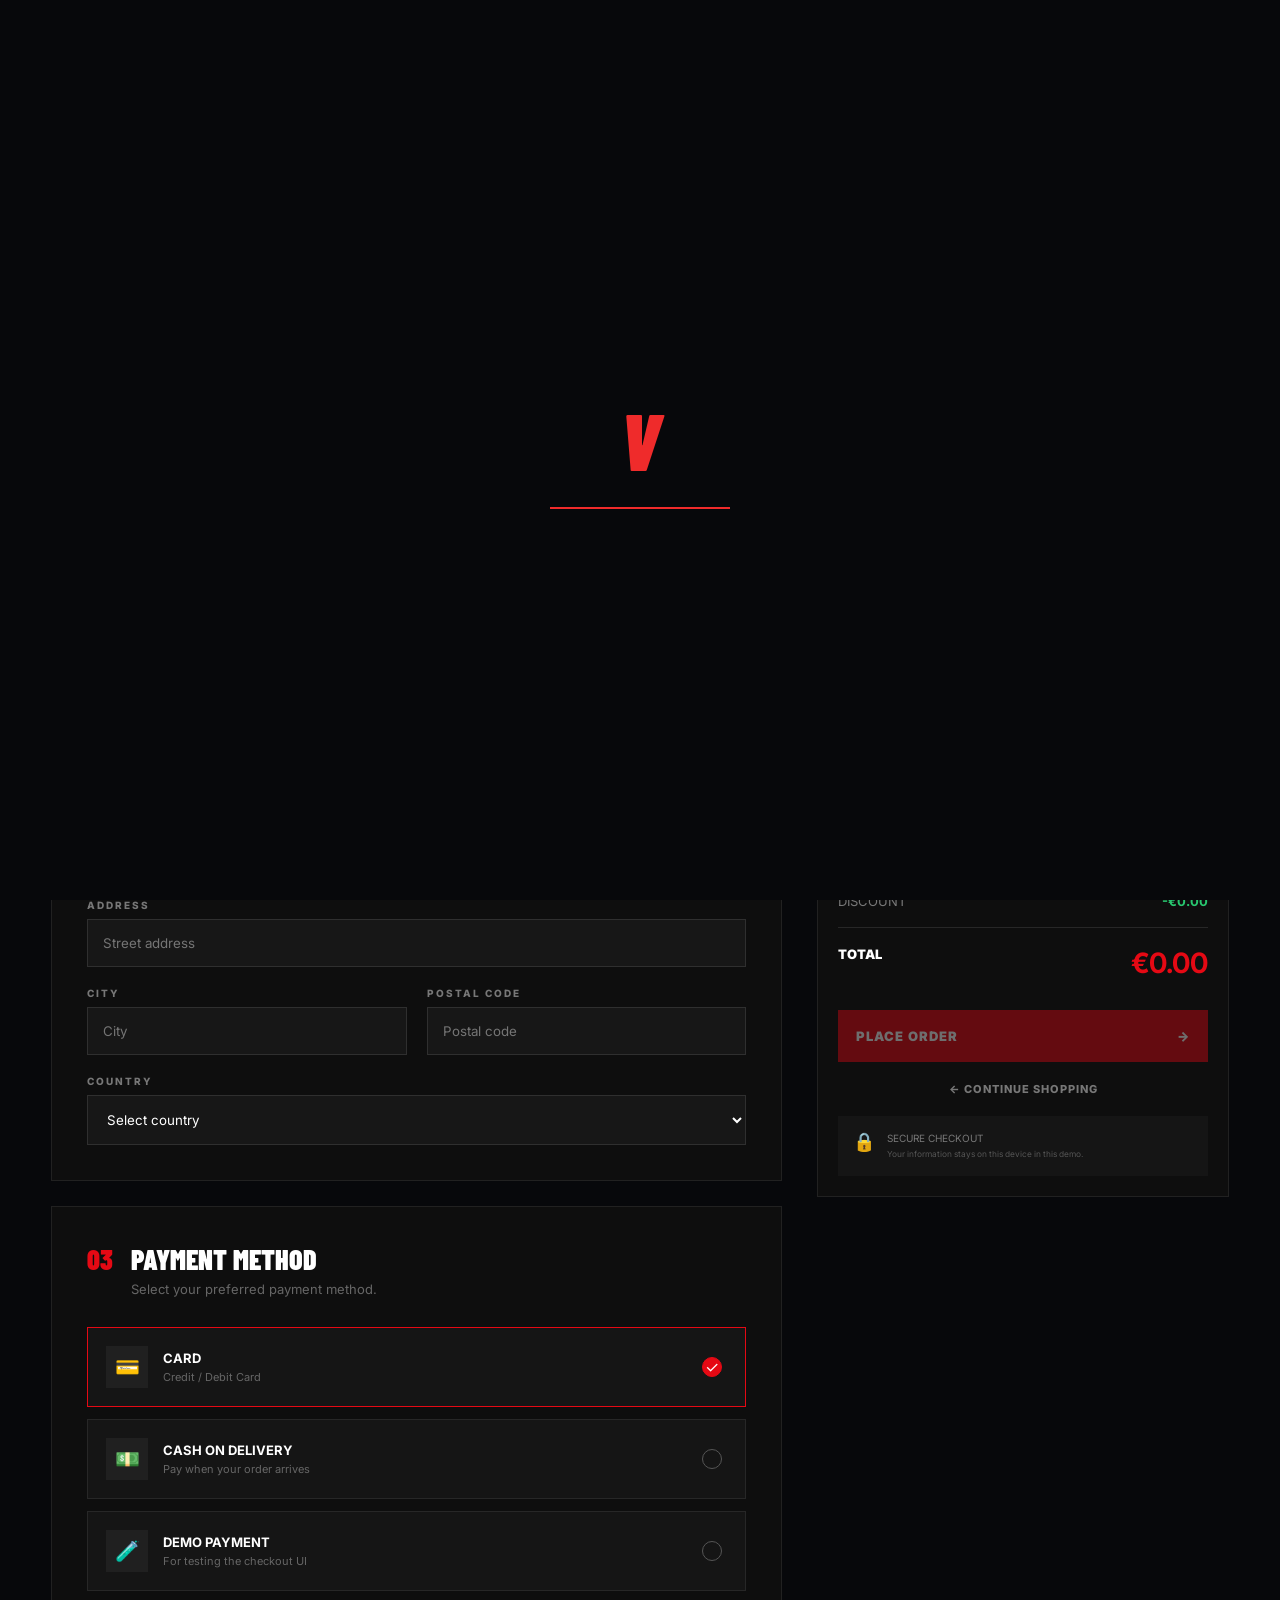
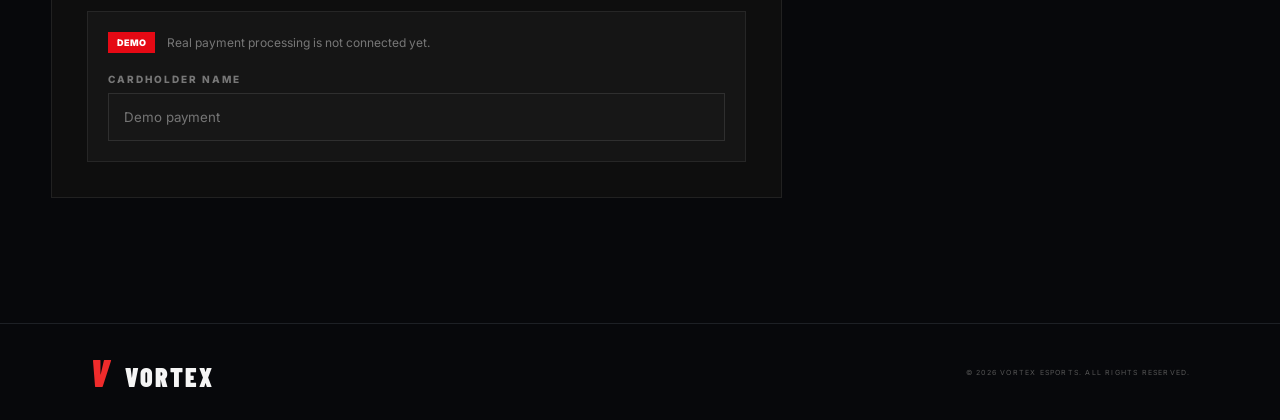
<file: checkout.html>
<!doctype html>
<html lang="en">

<head>

    <meta charset="UTF-8">

    <meta
        name="viewport"
        content="width=device-width, initial-scale=1.0"
    >

    <title>VORTEX — Checkout</title>

    <link rel="preconnect" href="https://fonts.googleapis.com">
    <link rel="preconnect" href="https://fonts.gstatic.com" crossorigin>

    <link
        href="https://fonts.googleapis.com/css2?family=Barlow+Condensed:wght@500;600;700;800;900&family=Inter:wght@400;500;600;700;800&display=swap"
        rel="stylesheet"
    >

    <link rel="stylesheet" href="style.css">

</head>


<body class="checkout-page">


<!-- =====================================================
     LOADER
===================================================== -->

<div class="loader">

    <div class="loader-logo">
        V
    </div>

    <div class="loader-bar">
        <span></span>
    </div>

</div>


<!-- =====================================================
     HEADER
===================================================== -->

<header class="header">

    <a href="index.html" class="logo">
        <span>V</span> VORTEX
    </a>


    <nav class="nav">

        <a href="index.html">
            HOME
        </a>

        <a href="matches.html">
            MATCHES
        </a>

        <a href="roster.html">
            ROSTER
        </a>

        <a href="news.html">
            NEWS
        </a>

        <a href="ai.html" class="ai-nav-link">
            VORTEX AI
        </a>

        <a href="shop.html">
            SHOP
        </a>

    </nav>


    <a
        href="contact.html"
        class="header-btn"
    >
        JOIN VORTEX <i>↗</i>
    </a>


    <button class="menu">
        ☰
    </button>

</header>


<!-- =====================================================
     CHECKOUT
===================================================== -->

<main>

<section class="checkout-section">


    <div class="checkout-heading">

        <span class="section-label">
            VORTEX OFFICIAL STORE
        </span>

        <h1>
            CHECK<em>OUT</em>
        </h1>

        <p>
            COMPLETE YOUR ORDER.
            REPRESENT THE LEGACY.
        </p>

    </div>


    <!-- =================================================
         CHECKOUT GRID
    ================================================= -->

    <div class="checkout-layout">


        <!-- =================================================
             LEFT SIDE
        ================================================= -->

        <div class="checkout-main-column">


            <!-- CUSTOMER -->

            <div class="checkout-card">

                <div class="checkout-card-header">

                    <span>
                        01
                    </span>

                    <div>

                        <h2>
                            CUSTOMER INFORMATION
                        </h2>

                        <p>
                            Enter your contact information.
                        </p>

                    </div>

                </div>


                <div class="checkout-form-grid">

                    <div class="checkout-input">

                        <label>
                            FIRST NAME
                        </label>

                        <input
                            type="text"
                            id="firstName"
                            required
                            placeholder="First name"
                        >

                    </div>


                    <div class="checkout-input">

                        <label>
                            LAST NAME
                        </label>

                        <input
                            type="text"
                            id="lastName"
                            required
                            placeholder="Last name"
                        >

                    </div>


                    <div class="checkout-input full">

                        <label>
                            EMAIL ADDRESS
                        </label>

                        <input
                            type="email"
                            id="email"
                            required
                            placeholder="you@example.com"
                        >

                    </div>


                    <div class="checkout-input full">

                        <label>
                            PHONE
                        </label>

                        <input
                            type="tel"
                            id="phone"
                            placeholder="+216 XX XXX XXX"
                        >

                    </div>

                </div>

            </div>


            <!-- SHIPPING -->

            <div class="checkout-card">

                <div class="checkout-card-header">

                    <span>
                        02
                    </span>

                    <div>

                        <h2>
                            SHIPPING ADDRESS
                        </h2>

                        <p>
                            Where should we send your order?
                        </p>

                    </div>

                </div>


                <div class="checkout-form-grid">

                    <div class="checkout-input full">

                        <label>
                            ADDRESS
                        </label>

                        <input
                            type="text"
                            id="address"
                            required
                            placeholder="Street address"
                        >

                    </div>


                    <div class="checkout-input">

                        <label>
                            CITY
                        </label>

                        <input
                            type="text"
                            id="city"
                            required
                            placeholder="City"
                        >

                    </div>


                    <div class="checkout-input">

                        <label>
                            POSTAL CODE
                        </label>

                        <input
                            type="text"
                            id="postalCode"
                            placeholder="Postal code"
                        >

                    </div>


                    <div class="checkout-input full">

                        <label>
                            COUNTRY
                        </label>

                        <select id="country">

                            <option value="">
                                Select country
                            </option>

                            <option value="Tunisia">
                                Tunisia
                            </option>

                            <option value="France">
                                France
                            </option>

                            <option value="Germany">
                                Germany
                            </option>

                            <option value="Italy">
                                Italy
                            </option>

                            <option value="Spain">
                                Spain
                            </option>

                            <option value="Other">
                                Other
                            </option>

                        </select>

                    </div>

                </div>

            </div>


            <!-- PAYMENT -->

            <div class="checkout-card">

                <div class="checkout-card-header">

                    <span>
                        03
                    </span>

                    <div>

                        <h2>
                            PAYMENT METHOD
                        </h2>

                        <p>
                            Select your preferred payment method.
                        </p>

                    </div>

                </div>


                <div class="payment-methods">


                    <label class="payment-method active">

                        <input
                            type="radio"
                            name="payment"
                            value="card"
                            checked
                        >

                        <div class="payment-icon">
                            💳
                        </div>

                        <div>

                            <strong>
                                CARD
                            </strong>

                            <p>
                                Credit / Debit Card
                            </p>

                        </div>

                        <span class="payment-check">
                            ✓
                        </span>

                    </label>


                    <label class="payment-method">

                        <input
                            type="radio"
                            name="payment"
                            value="cash"
                        >

                        <div class="payment-icon">
                            💵
                        </div>

                        <div>

                            <strong>
                                CASH ON DELIVERY
                            </strong>

                            <p>
                                Pay when your order arrives
                            </p>

                        </div>

                        <span class="payment-check">
                            ✓
                        </span>

                    </label>


                    <label class="payment-method">

                        <input
                            type="radio"
                            name="payment"
                            value="demo"
                        >

                        <div class="payment-icon">
                            🧪
                        </div>

                        <div>

                            <strong>
                                DEMO PAYMENT
                            </strong>

                            <p>
                                For testing the checkout UI
                            </p>

                        </div>

                        <span class="payment-check">
                            ✓
                        </span>

                    </label>

                </div>


                <!-- CARD UI -->

                <div
                    class="demo-payment-box"
                    id="cardPaymentBox"
                >

                    <div class="demo-payment-warning">

                        <span>
                            DEMO
                        </span>

                        <p>
                            Real payment processing is not
                            connected yet.
                        </p>

                    </div>


                    <div class="checkout-input">

                        <label>
                            CARDHOLDER NAME
                        </label>

                        <input
                            type="text"
                            placeholder="Demo payment"
                            autocomplete="off"
                        >

                    </div>

                </div>

            </div>


        </div>


        <!-- =================================================
             RIGHT SIDE — ORDER
        ================================================= -->

        <aside class="order-summary">


            <div class="order-summary-header">

                <div>

                    <span>
                        YOUR ORDER
                    </span>

                    <h2>
                        ORDER SUMMARY
                    </h2>

                </div>

                <div class="order-count">
                    <span id="checkoutItemCount">
                        0
                    </span>
                </div>

            </div>


            <!-- PRODUCTS -->

            <div
                class="checkout-products"
                id="checkoutProducts"
            >

                <div class="checkout-empty">

                    <span>
                        🛒
                    </span>

                    <p>
                        Your cart is empty.
                    </p>

                    <a href="shop.html">
                        RETURN TO SHOP →
                    </a>

                </div>

            </div>


            <!-- PROMO -->

            <div class="checkout-promo">

                <label>
                    PROMO CODE
                </label>

                <div>

                    <input
                        type="text"
                        id="checkoutPromo"
                        placeholder="VORTEX10"
                    >

                    <button
                        id="checkoutApplyPromo"
                        type="button"
                    >
                        APPLY
                    </button>

                </div>

                <small id="promoMessage"></small>

            </div>


            <!-- TOTAL -->

            <div class="order-totals">

                <div>

                    <span>
                        SUBTOTAL
                    </span>

                    <strong id="checkoutSubtotal">
                        €0.00
                    </strong>

                </div>


                <div>

                    <span>
                        SHIPPING
                    </span>

                    <strong id="checkoutShipping">
                        €0.00
                    </strong>

                </div>


                <div>

                    <span>
                        DISCOUNT
                    </span>

                    <strong
                        class="discount"
                        id="checkoutDiscount"
                    >
                        -€0.00
                    </strong>

                </div>


                <div class="final-total">

                    <span>
                        TOTAL
                    </span>

                    <strong id="checkoutGrandTotal">
                        €0.00
                    </strong>

                </div>

            </div>


            <button
                type="button"
                id="placeOrderButton"
                class="place-order-btn"
            >
                PLACE ORDER
                <span>
                    →
                </span>
            </button>


            <a
                href="shop.html"
                class="continue-shopping"
            >
                ← CONTINUE SHOPPING
            </a>


            <div class="checkout-security">

                <span>
                    🔒
                </span>

                <p>
                    SECURE CHECKOUT<br>
                    <small>
                        Your information stays on this device
                        in this demo.
                    </small>
                </p>

            </div>


        </aside>

    </div>

</section>


<!-- =====================================================
     SUCCESS MODAL
===================================================== -->

<div
    class="order-success-overlay"
    id="orderSuccess"
>

    <div class="order-success">

        <div class="success-icon">
            ✓
        </div>

        <span class="section-label">
            VORTEX STORE
        </span>

        <h2>
            ORDER RECEIVED
        </h2>

        <p>
            Thank you for supporting VORTEX.
        </p>

        <div class="order-number-box">

            <span>
                ORDER NUMBER
            </span>

            <strong id="successOrderNumber">
                VTX-000000
            </strong>

        </div>

        <p class="success-demo-text">
            This is a frontend demo. No real payment
            was processed.
        </p>

        <a
            href="shop.html"
            class="success-button"
        >
            BACK TO SHOP →
        </a>

    </div>

</div>


</main>


<!-- =====================================================
     FOOTER
===================================================== -->

<footer>

    <a href="index.html" class="logo">
        <span>V</span> VORTEX
    </a>

    <p>
        © 2026 VORTEX ESPORTS.
        ALL RIGHTS RESERVED.
    </p>

</footer>


<script src="script.js"></script>

</body>

</html>
</file>
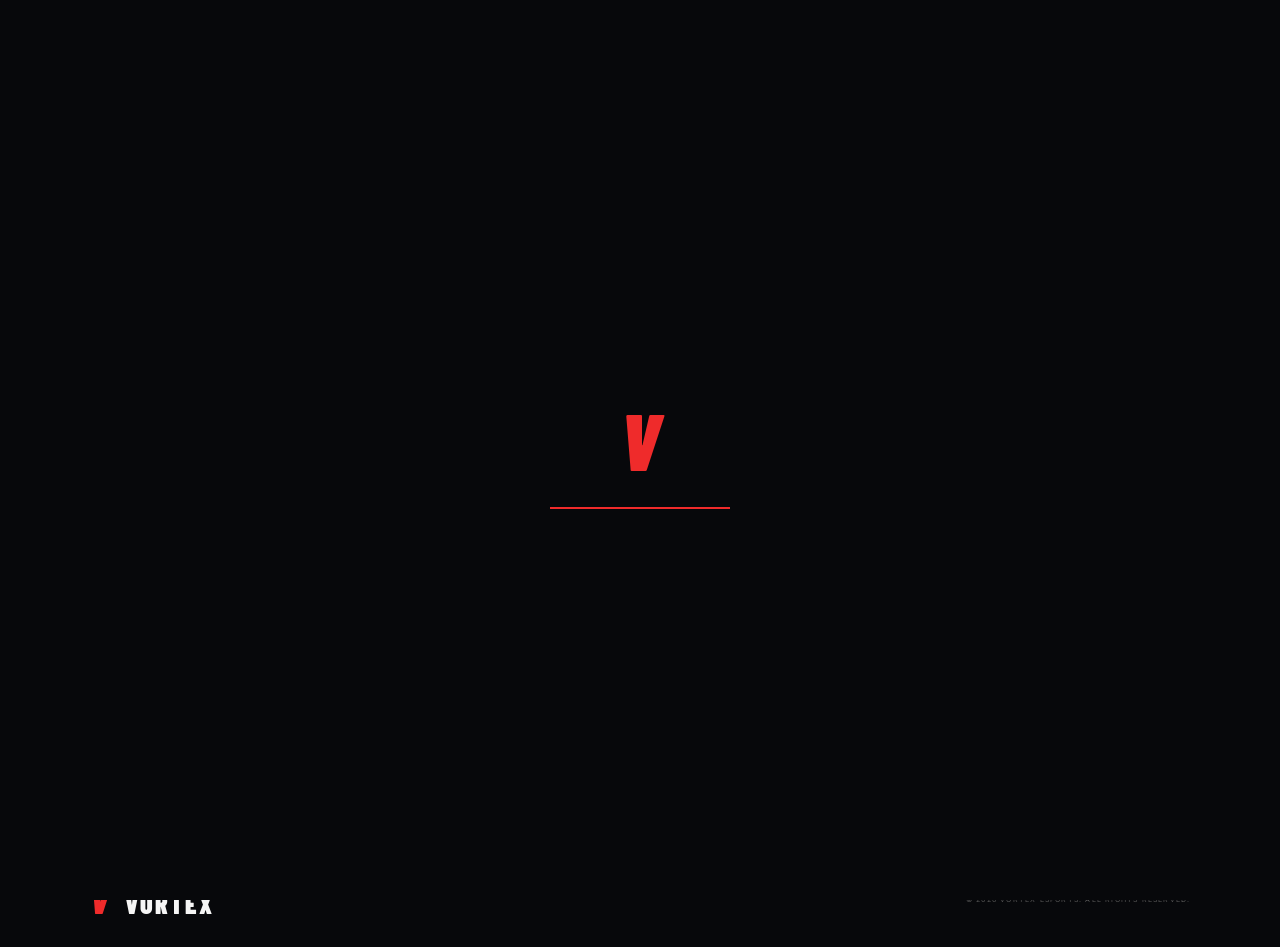
<file: contact.html>
<!doctype html>
<html lang="en">

<head>

    <meta charset="UTF-8">
    <meta name="viewport" content="width=device-width, initial-scale=1.0">

    <title>VORTEX — Contact</title>

    <link rel="preconnect" href="https://fonts.googleapis.com">
    <link rel="preconnect" href="https://fonts.gstatic.com" crossorigin>

    <link
        href="https://fonts.googleapis.com/css2?family=Barlow+Condensed:wght@500;600;700;800;900&family=Inter:wght@400;500;600;700;800&display=swap"
        rel="stylesheet">

    <link rel="stylesheet" href="style.css">

</head>

<body>


<div class="loader">

    <div class="loader-logo">
        V
    </div>

    <div class="loader-bar">
        <span></span>
    </div>

</div>


<header class="header">

    <a href="index.html" class="logo">
        <span>V</span> VORTEX
    </a>

    <nav class="nav">

        <a href="index.html">
            HOME
        </a>

        <a href="matches.html">
            MATCHES
        </a>

        <a href="roster.html">
            ROSTER
        </a>

        <a href="news.html">
            NEWS
        </a>

        <a href="ai.html" class="ai-nav-link">
            VORTEX AI
        </a>

        <a href="shop.html">
            SHOP
        </a>

    </nav>

    <a href="contact.html" class="header-btn">
        JOIN VORTEX <i>↗</i>
    </a>

    <button class="menu">
        ☰
    </button>

</header>


<main>

<section class="contact reveal">

    <div>

        <span class="eyebrow">
            STAY CONNECTED
        </span>

        <h2>
            ENTER THE <em>VORTEX.</em>
        </h2>

        <p>
            Follow the team, watch every match
            and never miss an update.
        </p>

    </div>


    <div class="social-links">

    <a href="https://discord.gg/E8sz6JQDB" target="_blank" class="social-box">
        <span>DISCORD</span>
        <span class="arrow">↗</span>
    </a>

    <a href="https://www.instagram.com/medayoubkraiem/" target="_blank" class="social-box">
        <span>INSTAGRAM</span>
        <span class="arrow">↗</span>
    </a>

    <a href="https://www.youtube.com/@XMrDeathX" target="_blank" class="social-box">
        <span>YOUTUBE</span>
        <span class="arrow">↗</span>
    </a>

    <a href="https://x.com/medayoubkraiem" target="_blank" class="social-box">
        <span>X / TWITTER</span>
        <span class="arrow">↗</span>
    </a>

</div>
    </div>

</section>


<!-- CONTACT INFORMATION -->

<section class="section reveal">

    <div class="section-title">

        <div>

            <span class="eyebrow">
                VORTEX HQ
            </span>

            <h2>
                GET IN <em>TOUCH</em>
            </h2>

        </div>

    </div>


    <div class="social-grid">

        <a href="#">
            BUSINESS
            <span>↗</span>
        </a>

        <a href="#">
            PARTNERSHIPS
            <span>↗</span>
        </a>

        <a href="#">
            ESPORTS
            <span>↗</span>
        </a>

        <a href="#">
            COMMUNITY
            <span>↗</span>
        </a>

    </div>

</section>

</main>


<footer>

    <a href="index.html" class="logo">
        <span>V</span> VORTEX
    </a>

    <p>
        © 2026 VORTEX ESPORTS.
        ALL RIGHTS RESERVED.
    </p>

</footer>


<script src="script.js"></script>

</body>
</html>
</file>
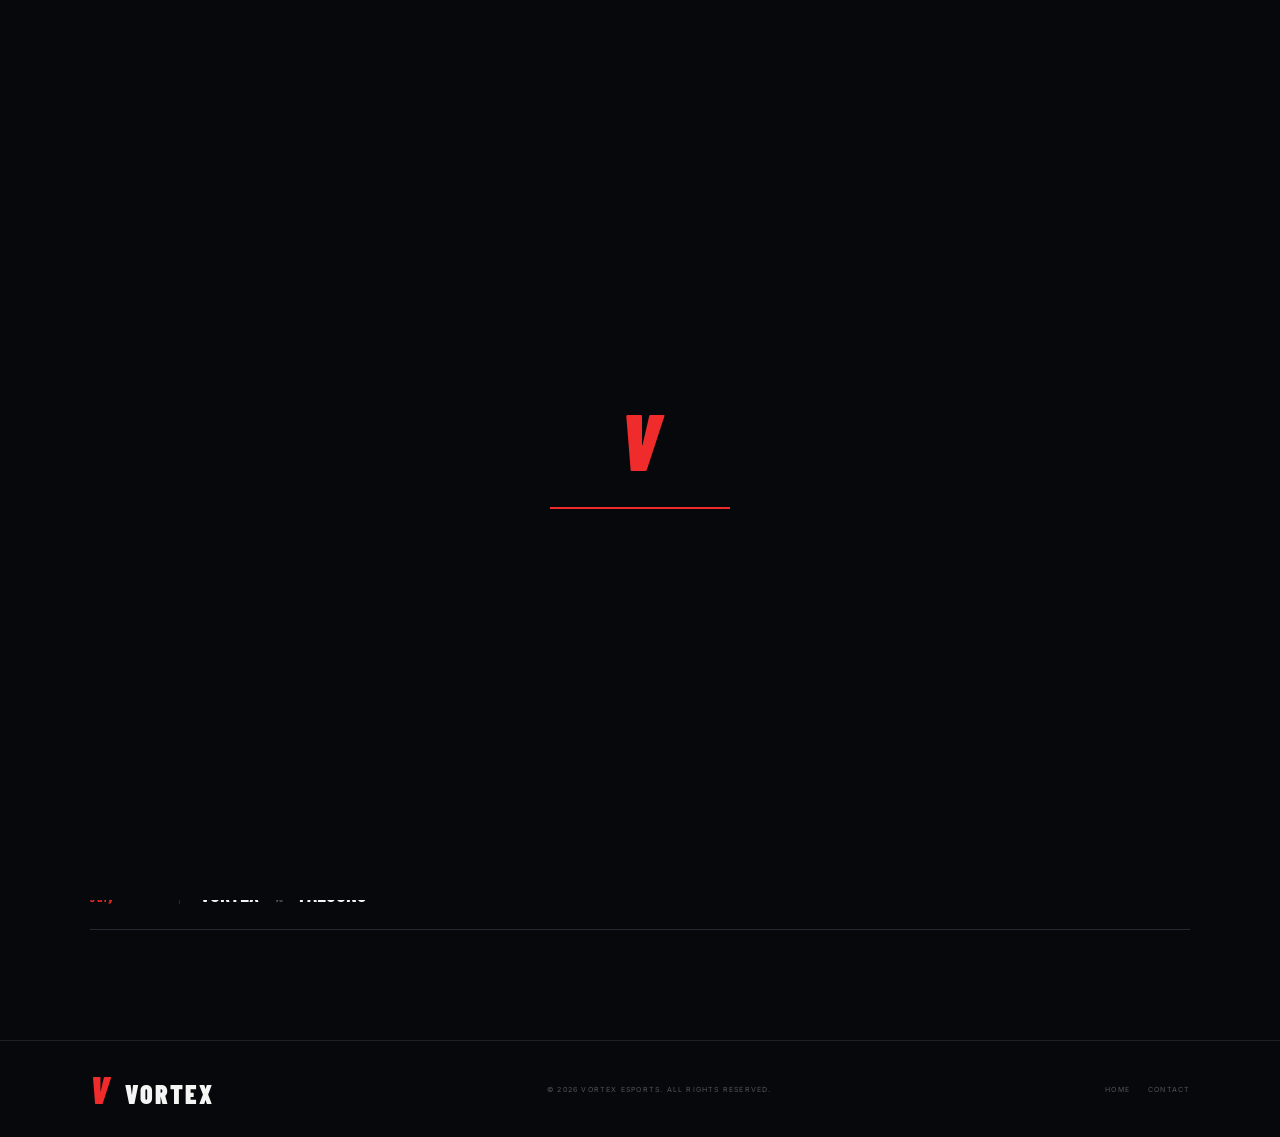
<file: matches.html>
<!doctype html>
<html lang="en">

<head>

    <meta charset="UTF-8">
    <meta name="viewport" content="width=device-width, initial-scale=1.0">

    <title>VORTEX — Matches</title>

    <link rel="preconnect" href="https://fonts.googleapis.com">
    <link rel="preconnect" href="https://fonts.gstatic.com" crossorigin>

    <link
        href="https://fonts.googleapis.com/css2?family=Barlow+Condensed:wght@500;600;700;800;900&family=Inter:wght@400;500;600;700;800&display=swap"
        rel="stylesheet">

    <link rel="stylesheet" href="style.css">

</head>

<body>


<div class="loader">

    <div class="loader-logo">
        V
    </div>

    <div class="loader-bar">
        <span></span>
    </div>

</div>


<header class="header">

    <a href="index.html" class="logo">
        <span>V</span> VORTEX
    </a>

    <nav class="nav">

        <a href="index.html">
            HOME
        </a>

        <a class="active" href="matches.html">
            MATCHES
        </a>

        <a href="roster.html">
            ROSTER
        </a>

        <a href="news.html">
            NEWS
        </a>

        <a href="ai.html" class="ai-nav-link">
            VORTEX AI
        </a>

        <a href="shop.html">
            SHOP
        </a>

    </nav>

    <a href="contact.html" class="header-btn">
        JOIN VORTEX <i>↗</i>
    </a>

    <button class="menu">
        ☰
    </button>

</header>


<main>

<section class="section matches reveal">

    <div class="section-title">

        <div>

            <span class="eyebrow">
                COMPETITIVE CALENDAR
            </span>

            <h2>
                MATCH <em>CENTER</em>
            </h2>

        </div>

    </div>


    <!-- FEATURED MATCH -->

    <div class="featured-match">

        <div class="match-info">

            <span class="upcoming">
                UPCOMING
            </span>

            <small>
                VALORANT · VCT 2026
            </small>

        </div>


        <div class="teams">

            <div class="team">

                <div class="team-logo">
                    V
                </div>

                <strong>
                    VORTEX
                </strong>

            </div>


            <span class="vs">
                VS
            </span>


            <div class="team">

                <div class="team-logo opponent">
                    P
                </div>

                <strong>
                    PHANTOM
                </strong>

            </div>

        </div>


        <div class="match-date">

            <small>
                AUG 18, 2026
            </small>

            <strong>
                20:00
            </strong>

            <span>
                GMT+1
            </span>

        </div>


        <a href="#" class="match-button">
            MATCH INFO →
        </a>

    </div>


    <!-- MATCHES -->

    <div class="match-row">

        <div class="date">
            <strong>23</strong>
            <span>AUG</span>
        </div>

        <div>

            <small>
                CS2 · ELITE LEAGUE
            </small>

            <h3>
                VORTEX
                <i>VS</i>
                TITANS
            </h3>

        </div>

        <strong class="match-hour">
            18:30
        </strong>

        <a href="#">
            DETAILS →
        </a>

    </div>


    <div class="match-row">

        <div class="date">
            <strong>29</strong>
            <span>AUG</span>
        </div>

        <div>

            <small>
                VALORANT · PLAYOFFS
            </small>

            <h3>
                VORTEX
                <i>VS</i>
                RAVENS
            </h3>

        </div>

        <strong class="match-hour">
            21:00
        </strong>

        <a href="#">
            DETAILS →
        </a>

    </div>


    <div class="match-row">

        <div class="date">
            <strong>01</strong>
            <span>July</span>
        </div>

        <div>

            <small>
                MARVEL RIVALS · PLAYOFFS
            </small>

            <h3>
                VORTEX
                <i>VS</i>
                HEROICS
            </h3>

        </div>

        <strong class="match-hour">
            21:00
        </strong>

        <a href="#">
            DETAILS →
        </a>

    </div>


    <div class="match-row">

        <div class="date">
            <strong>16</strong>
            <span>July</span>
        </div>

        <div>

            <small>
                FORTNITE · PLAYOFFS
            </small>

            <h3>
                VORTEX
                <i>VS</i>
                POWERS
            </h3>

        </div>

        <strong class="match-hour">
            23:00
        </strong>

        <a href="#">
            DETAILS →
        </a>

    </div>


    <div class="match-row">

        <div class="date">
            <strong>20</strong>
            <span>July</span>
        </div>

        <div>

            <small>
                LEAGUE OF LEGEND · PLAYOFFS
            </small>

            <h3>
                VORTEX
                <i>VS</i>
                FALCONS
            </h3>

        </div>

        <strong class="match-hour">
            19:00
        </strong>

        <a href="#">
            DETAILS →
        </a>

    </div>

</section>

</main>


<footer>

    <a href="index.html" class="logo">
        <span>V</span> VORTEX
    </a>

    <p>
        © 2026 VORTEX ESPORTS.
        ALL RIGHTS RESERVED.
    </p>

    <div>

        <a href="index.html">
            HOME
        </a>

        <a href="contact.html">
            CONTACT
        </a>

    </div>

</footer>


<script src="script.js"></script>

</body>
</html>
</file>
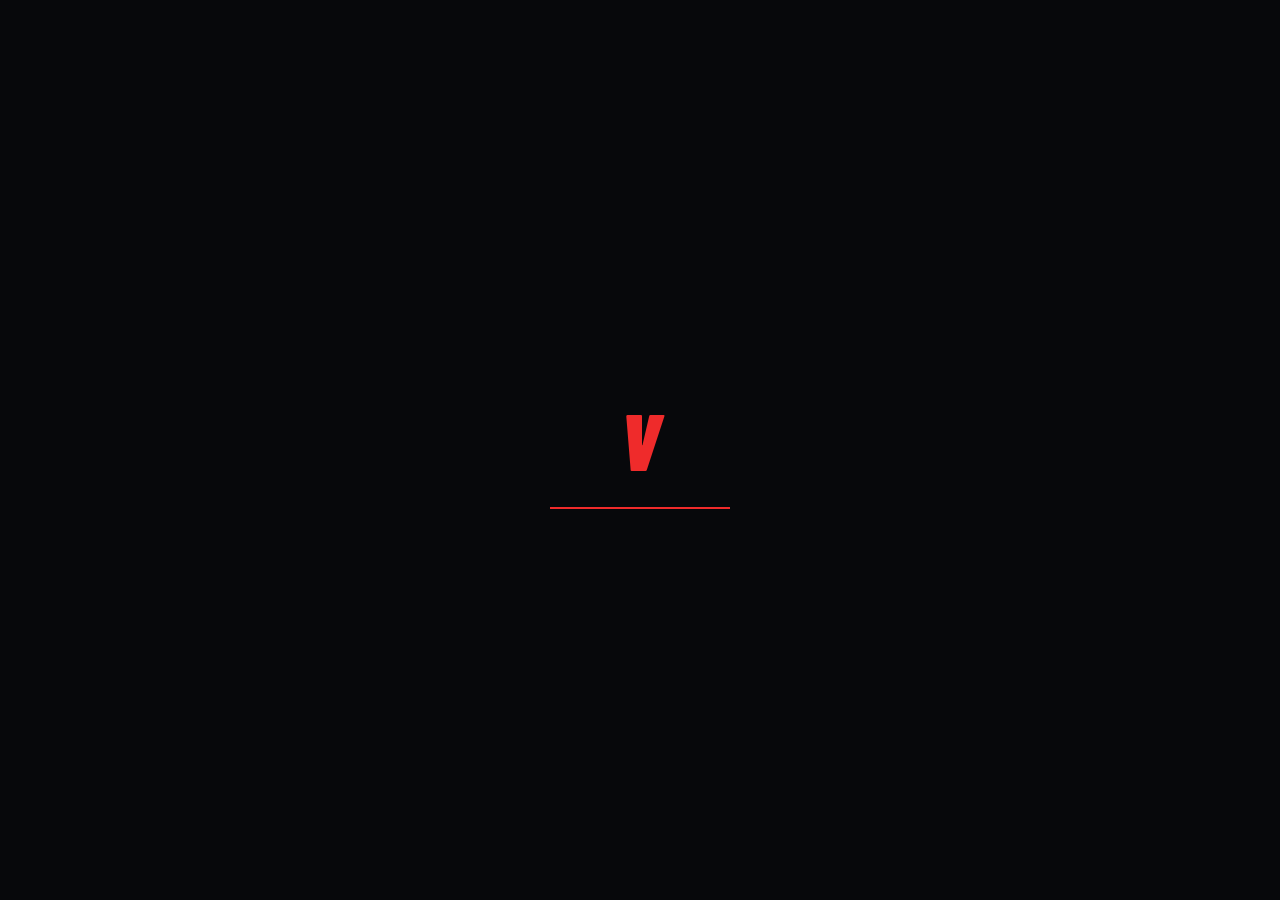
<file: news.html>
<!doctype html>
<html lang="en">

<head>

    <meta charset="UTF-8">
    <meta name="viewport" content="width=device-width, initial-scale=1.0">

    <title>VORTEX — News</title>

    <link rel="preconnect" href="https://fonts.googleapis.com">
    <link rel="preconnect" href="https://fonts.gstatic.com" crossorigin>

    <link
        href="https://fonts.googleapis.com/css2?family=Barlow+Condensed:wght@500;600;700;800;900&family=Inter:wght@400;500;600;700;800&display=swap"
        rel="stylesheet">

    <link rel="stylesheet" href="style.css">

</head>

<body>


<div class="loader">

    <div class="loader-logo">V</div>

    <div class="loader-bar">
        <span></span>
    </div>

</div>


<header class="header">

    <a href="index.html" class="logo">
        <span>V</span> VORTEX
    </a>

    <nav class="nav">

        <a href="index.html">HOME</a>

        <a href="matches.html">MATCHES</a>

        <a href="roster.html">ROSTER</a>

        <a class="active" href="news.html">
            NEWS
        </a>

        <a href="ai.html" class="ai-nav-link">
            VORTEX AI
        </a>

        <a href="shop.html">
            SHOP
        </a>

    </nav>

    <a href="contact.html" class="header-btn">
        JOIN VORTEX <i>↗</i>
    </a>

    <button class="menu">
        ☰
    </button>

</header>


<main>

<section class="section news reveal">

    <div class="section-title">

        <div>

            <span class="eyebrow">
                FROM THE HQ
            </span>

            <h2>
                LATEST <em>NEWS</em>
            </h2>

        </div>

    </div>


    <div class="news-grid">


        <!-- FEATURED -->

        <article class="news-card featured-news">

            <div class="news-image">

                   

                <label>
                    FEATURED
                </label>

            </div>

            <div class="news-content">

                <small>
                    AUG 10, 2026 · TEAM
                </small>

                <h3>
                    VORTEX ANNOUNCES ITS
                    NEW CHAMPIONSHIP ROSTER
                </h3>

                <p>
                    A new era begins as five elite
                    competitors unite under one banner.
                </p>

                <a href="#">
                    READ STORY →
                </a>

            </div>

        </article>


        <!-- RESULT -->

        <article class="news-card">

            <div class="news-image blue">

                <img src="images/2.png" alt="Vortex Championship">


            </div>

            <div class="news-content">

                <small>
                    AUG 07, 2026 · RESULT
                </small>

                <h3>
                    TWELFTH TITLE SECURED
                    IN DOMINANT FINAL
                </h3>

                <a href="#">
                    READ STORY →
                </a>

            </div>

        </article>


        <!-- COMMUNITY -->

        <article class="news-card">

            <div class="news-image purple">
                

            </div>

            <div class="news-content">

                <small>
                    AUG 03, 2026 · COMMUNITY
                </small>

                <h3>
                    VORTEX WATCH PARTY
                    RETURNS THIS WEEKEND
                </h3>

                <a href="#">
                    READ STORY →
                </a>

            </div>

        </article>


    </div>

</section>

</main>


<footer>

    <a href="index.html" class="logo">
        <span>V</span> VORTEX
    </a>

    <p>
        © 2026 VORTEX ESPORTS.
        ALL RIGHTS RESERVED.
    </p>

</footer>


<script src="script.js"></script>

</body>
</html>
</file>
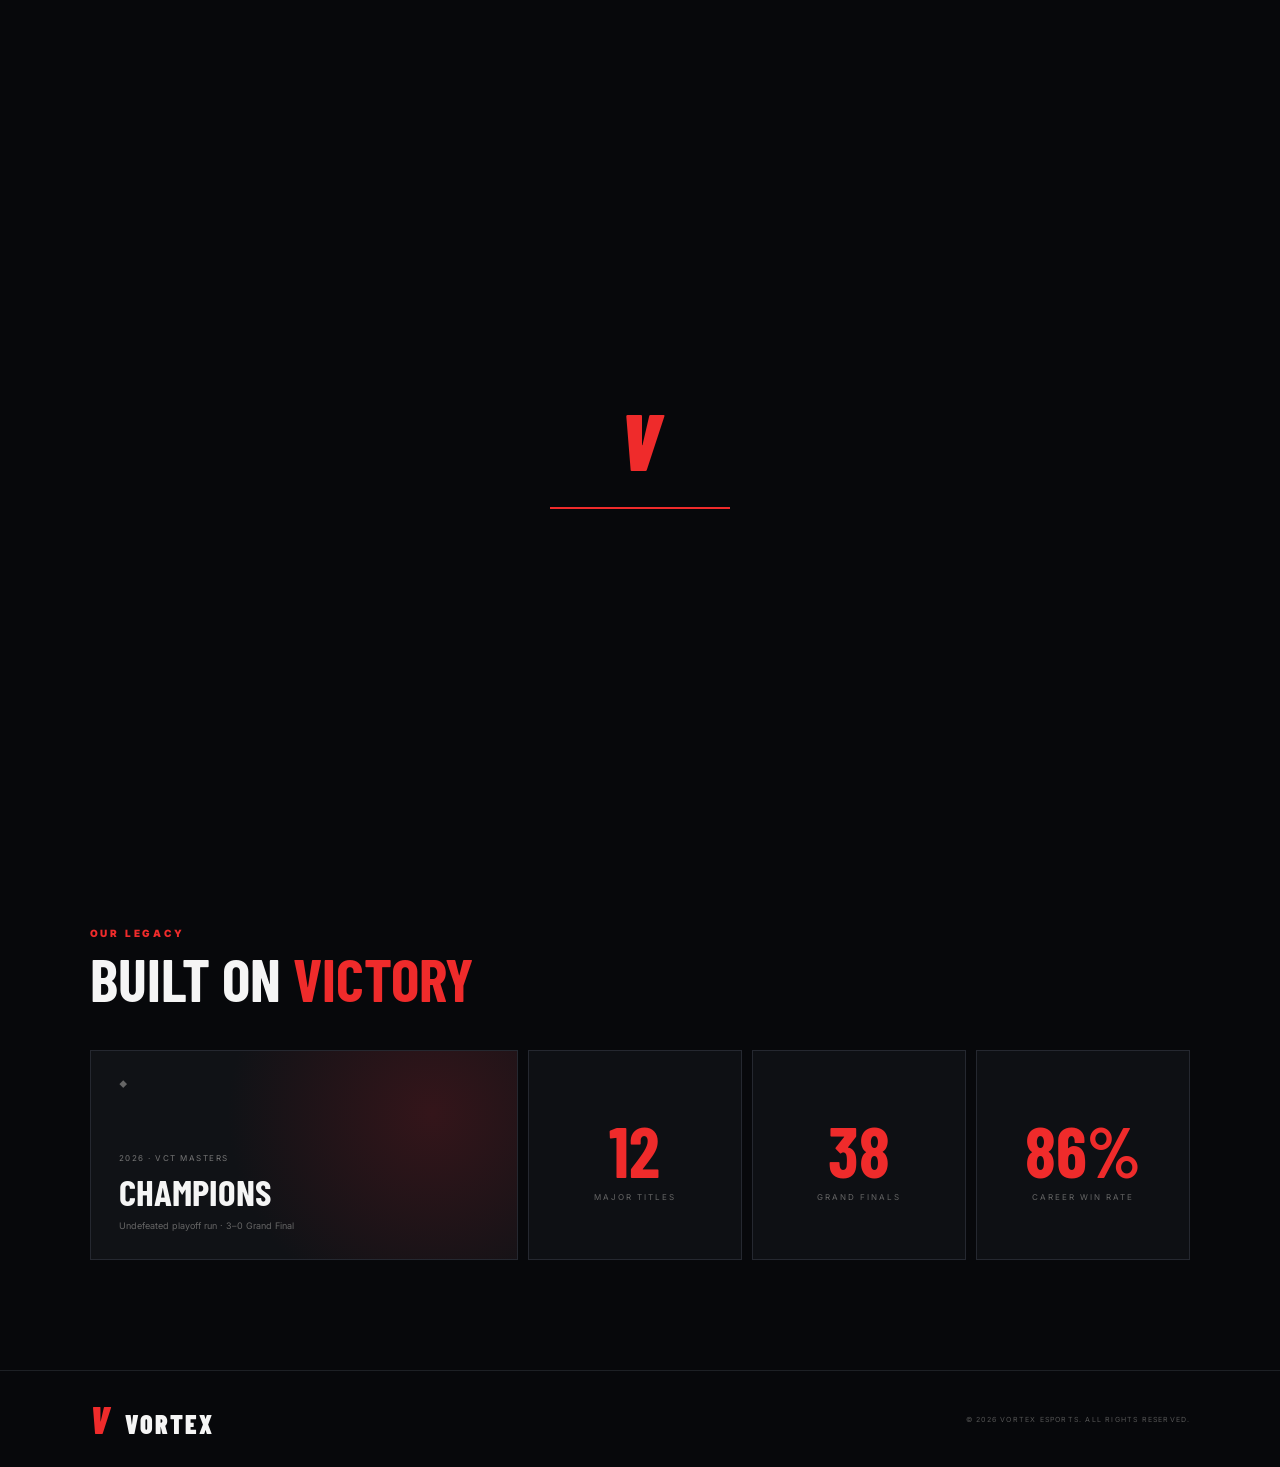
<file: roster.html>
<!doctype html>
<html lang="en">

<head>

    <meta charset="UTF-8">
    <meta name="viewport" content="width=device-width, initial-scale=1.0">

    <title>VORTEX — Roster</title>

    <link rel="preconnect" href="https://fonts.googleapis.com">
    <link rel="preconnect" href="https://fonts.gstatic.com" crossorigin>

    <link
        href="https://fonts.googleapis.com/css2?family=Barlow+Condensed:wght@500;600;700;800;900&family=Inter:wght@400;500;600;700;800&display=swap"
        rel="stylesheet">

    <link rel="stylesheet" href="style.css">

</head>

<body>


<div class="loader">

    <div class="loader-logo">
        V
    </div>

    <div class="loader-bar">
        <span></span>
    </div>

</div>


<header class="header">

    <a href="index.html" class="logo">
        <span>V</span> VORTEX
    </a>

    <nav class="nav">

        <a href="index.html">HOME</a>

        <a href="matches.html">MATCHES</a>

        <a class="active" href="roster.html">
            ROSTER
        </a>

        <a href="news.html">NEWS</a>

        <a href="ai.html" class="ai-nav-link">
            VORTEX AI
        </a>

        <a href="shop.html">SHOP</a>

    </nav>

    <a href="contact.html" class="header-btn">
        JOIN VORTEX <i>↗</i>
    </a>

    <button class="menu">
        ☰
    </button>

</header>


<main>

<section class="section roster reveal">

    <div class="section-title">

        <div>

            <span class="eyebrow">
                THE CHAMPIONS
            </span>

            <h2>
                MEET THE <em>ROSTER</em>
            </h2>

        </div>

        <p>
            Five players.<br>
            One unstoppable unit.
        </p>

    </div>


    <div class="players">


        <!-- AXEL -->

        <article class="player featured-player">

            <div class="player-art">

                <span>01</span>

                <b>
                    <img src="images/player1.png">
                </b>

            </div>

            <div class="player-info">

                <div>

                    <small>
                        IGL · DUELIST
                    </small>

                    <h3>
                        AXEL
                    </h3>

                    <p>
                        CAPTAIN / TUNISIA
                    </p>

                </div>

                <strong>
                    01
                </strong>

            </div>

        </article>


        <!-- NOVA -->

        <article class="player">

            <div class="player-art">

                <span>02</span>

                <b>
                    <img src="images/player2.png">
                </b>

            </div>

            <div class="player-info">

                <div>

                    <small>
                        ENTRY FRAGGER
                    </small>

                    <h3>
                        NOVA
                    </h3>

                    <p>
                        RIFLER / FRANCE
                    </p>

                </div>

                <strong>
                    02
                </strong>

            </div>

        </article>


        <!-- KRYPT -->

        <article class="player">

            <div class="player-art">

                <span>03</span>

                <b>
                    <img src="images/player3.png">
                </b>

            </div>

            <div class="player-info">

                <div>

                    <small>
                        SNIPER
                    </small>

                    <h3>
                        KRYPT
                    </h3>

                    <p>
                        AWPER / SPAIN
                    </p>

                </div>

                <strong>
                    03
                </strong>

            </div>

        </article>


        <!-- REX -->

        <article class="player">

            <div class="player-art">

                <span>04</span>

                <b>
                    <img src="images/player4.png">
                </b>

            </div>

            <div class="player-info">

                <div>

                    <small>
                        SUPPORT
                    </small>

                    <h3>
                        REX
                    </h3>

                    <p>
                        SUPPORT / ITALY
                    </p>

                </div>

                <strong>
                    04
                </strong>

            </div>

        </article>


        <!-- ZERO -->

        <article class="player">

            <div class="player-art">

                <span>05</span>

                <b>
                    <img src="images/player5.png">
                </b>

            </div>

            <div class="player-info">

                <div>

                    <small>
                        FLEX
                    </small>

                    <h3>
                        ZERO
                    </h3>

                    <p>
                        FLEX / MOROCCO
                    </p>

                </div>

                <strong>
                    05
                </strong>

            </div>

        </article>


    </div>

</section>


<!-- ACHIEVEMENTS -->

<section class="section achievements reveal">

    <div class="section-title">

        <div>

            <span class="eyebrow">
                OUR LEGACY
            </span>

            <h2>
                BUILT ON <em>VICTORY</em>
            </h2>

        </div>

    </div>


    <div class="achievement-grid">

        <div class="achievement main-achievement">

            <span class="trophy">
                ◆
            </span>

            <small>
                2026 · VCT MASTERS
            </small>

            <strong>
                CHAMPIONS
            </strong>

            <p>
                Undefeated playoff run ·
                3–0 Grand Final
            </p>

        </div>


        <div class="achievement">

            <b>12</b>

            <span>
                MAJOR TITLES
            </span>

        </div>


        <div class="achievement">

            <b>38</b>

            <span>
                GRAND FINALS
            </span>

        </div>


        <div class="achievement">

            <b>86%</b>

            <span>
                CAREER WIN RATE
            </span>

        </div>

    </div>

</section>

</main>


<footer>

    <a href="index.html" class="logo">
        <span>V</span> VORTEX
    </a>

    <p>
        © 2026 VORTEX ESPORTS.
        ALL RIGHTS RESERVED.
    </p>

</footer>


<script src="script.js"></script>

</body>
</html>
</file>
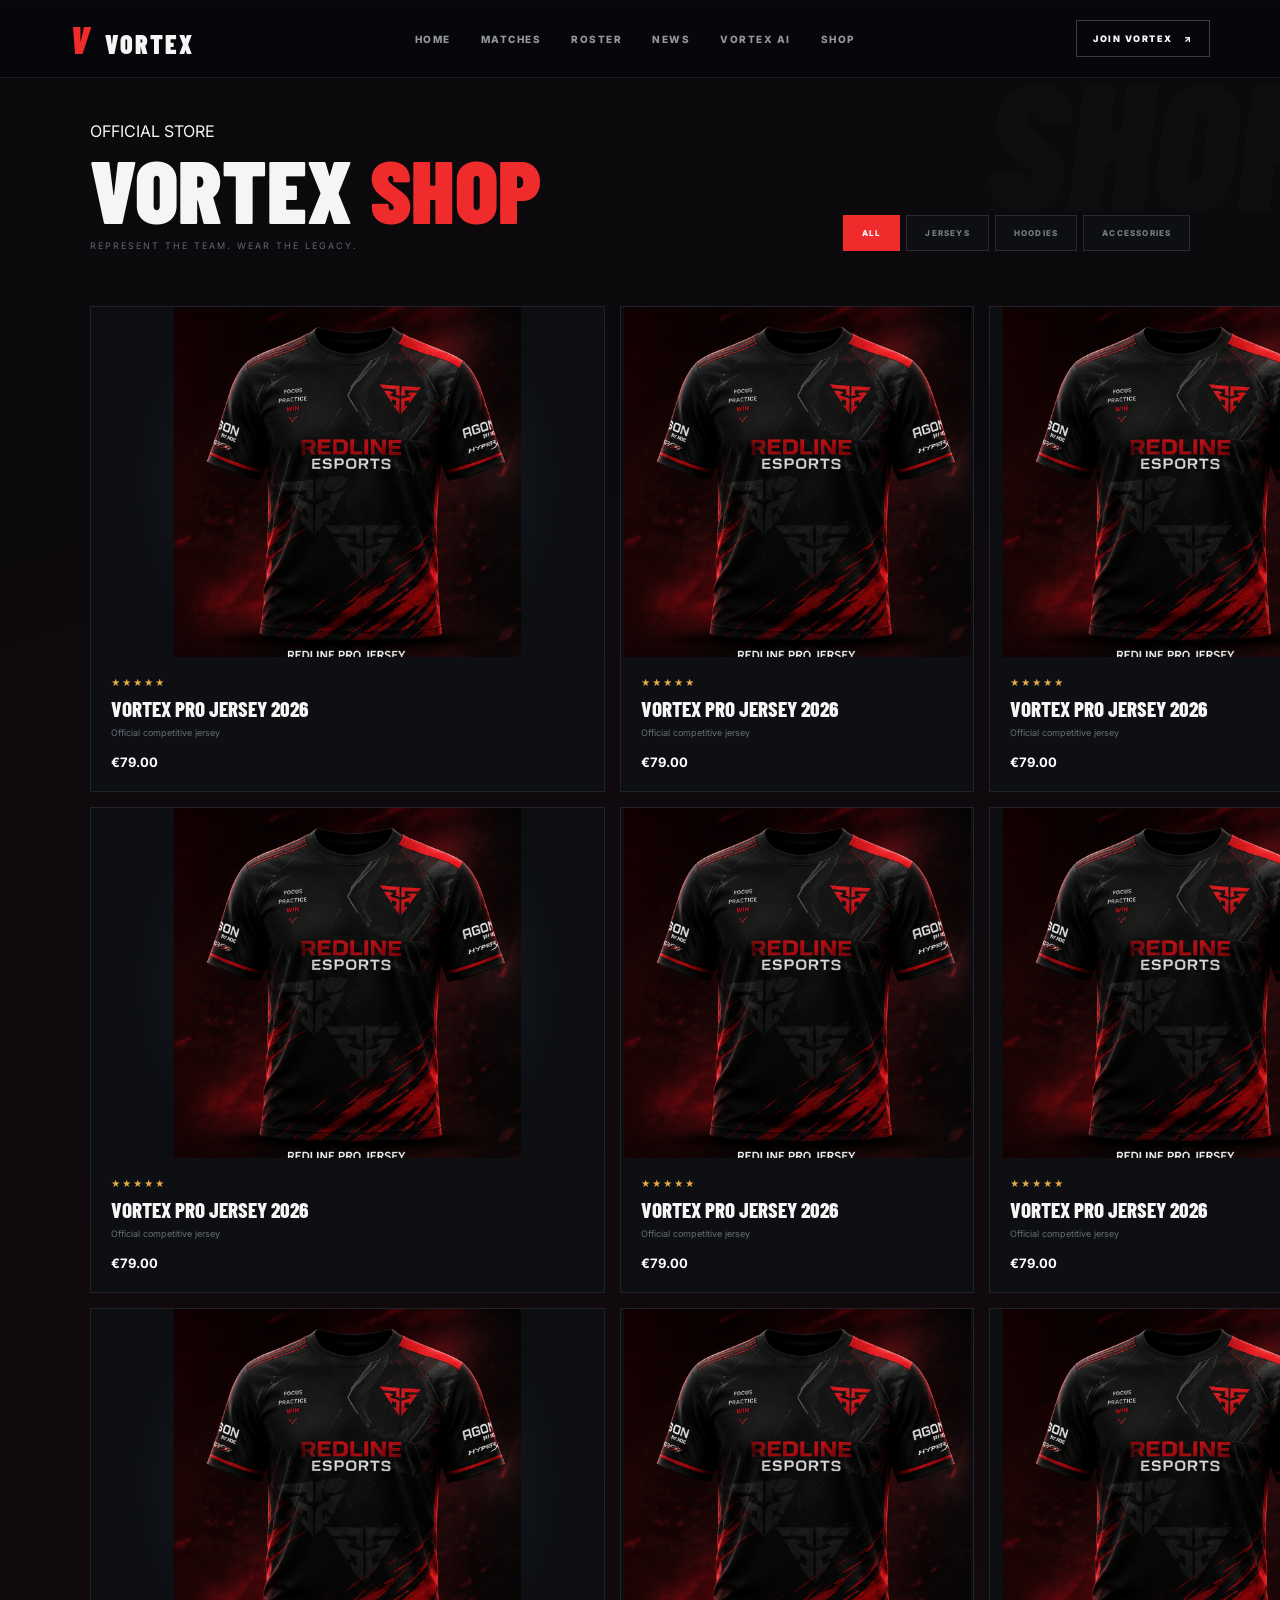
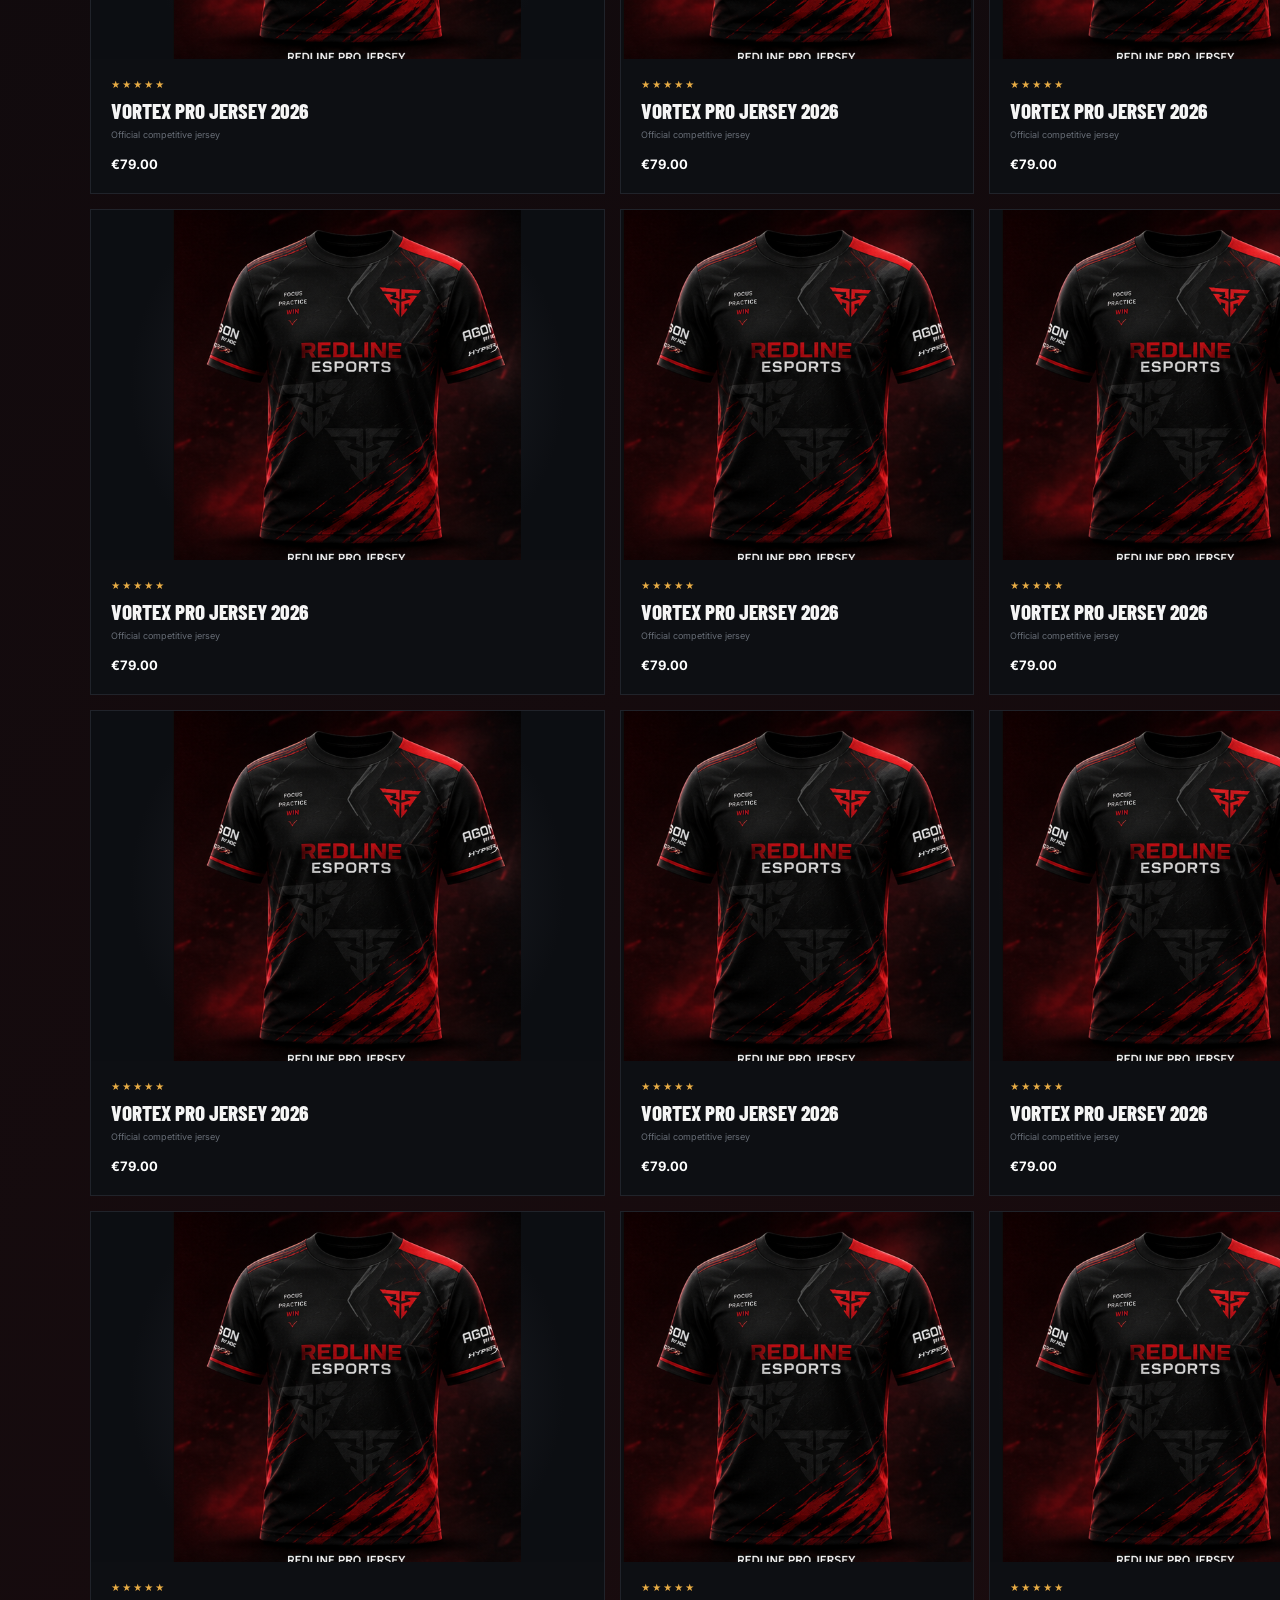
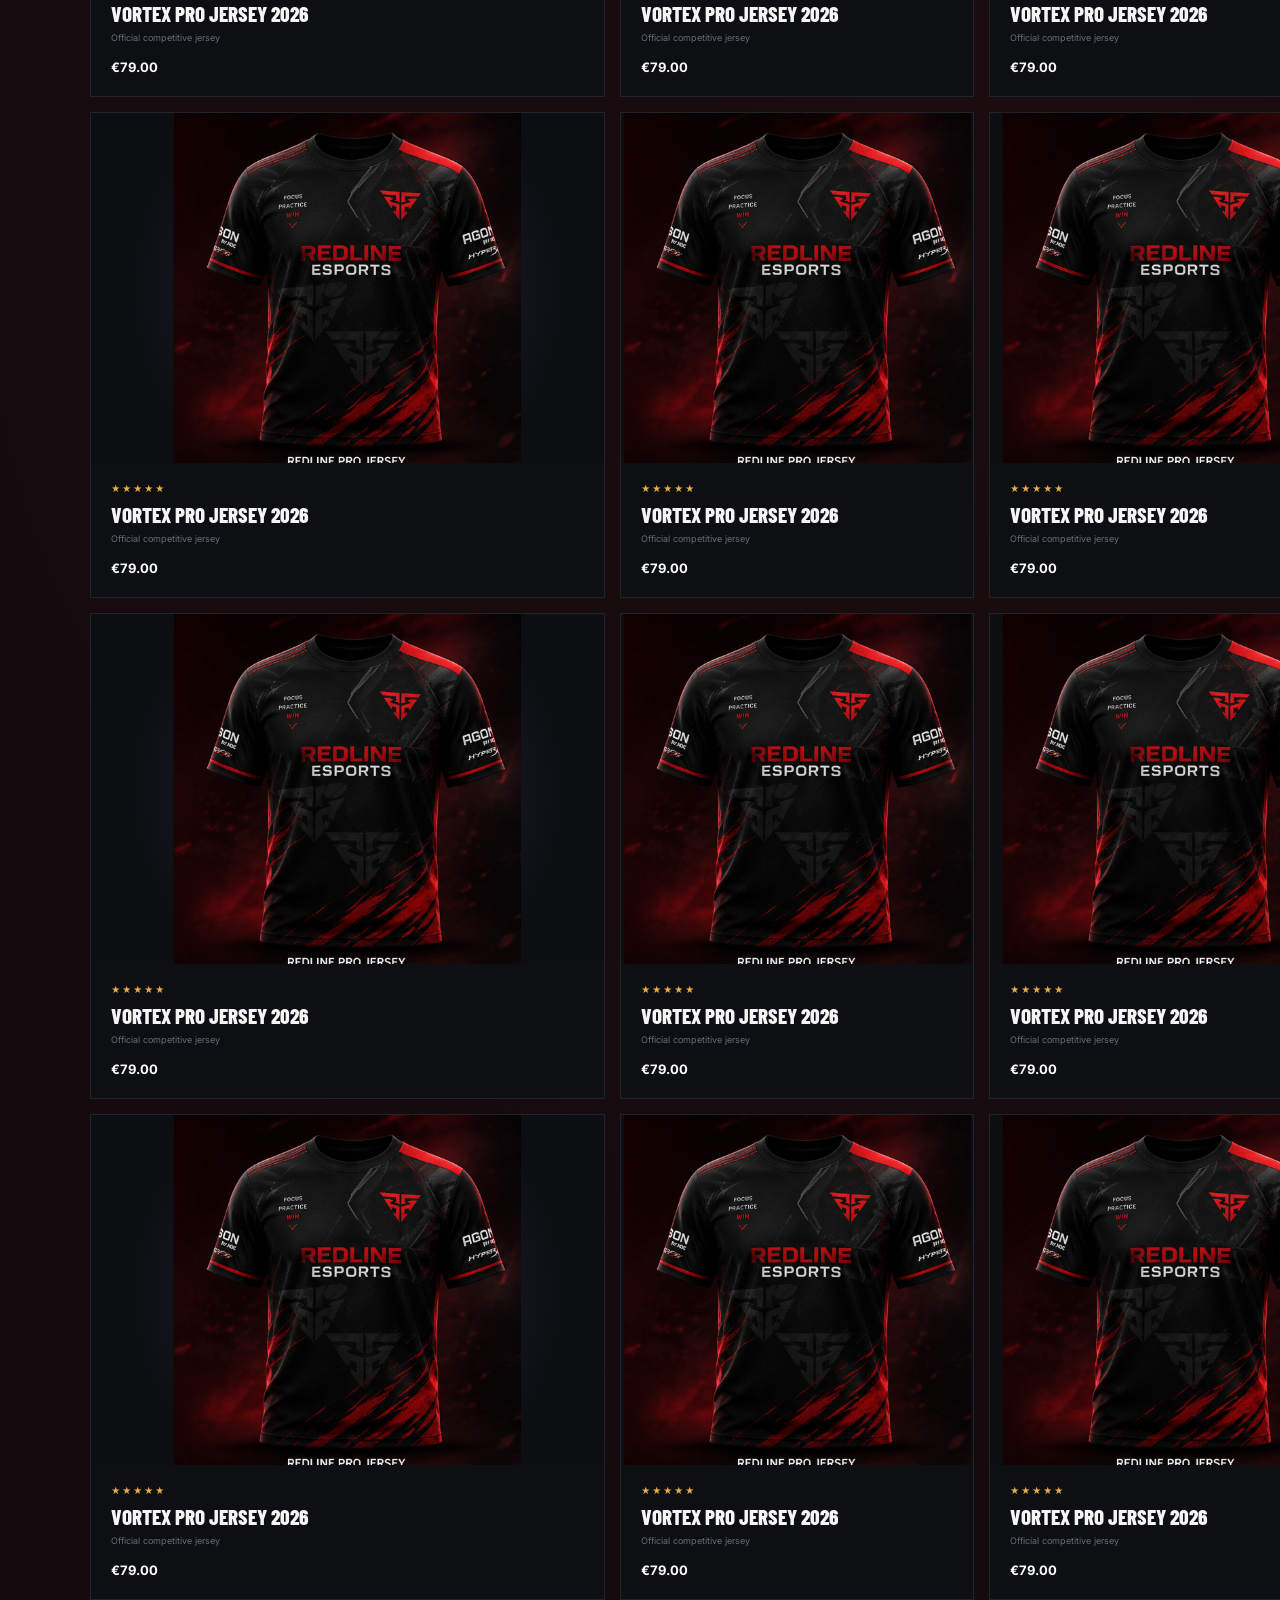
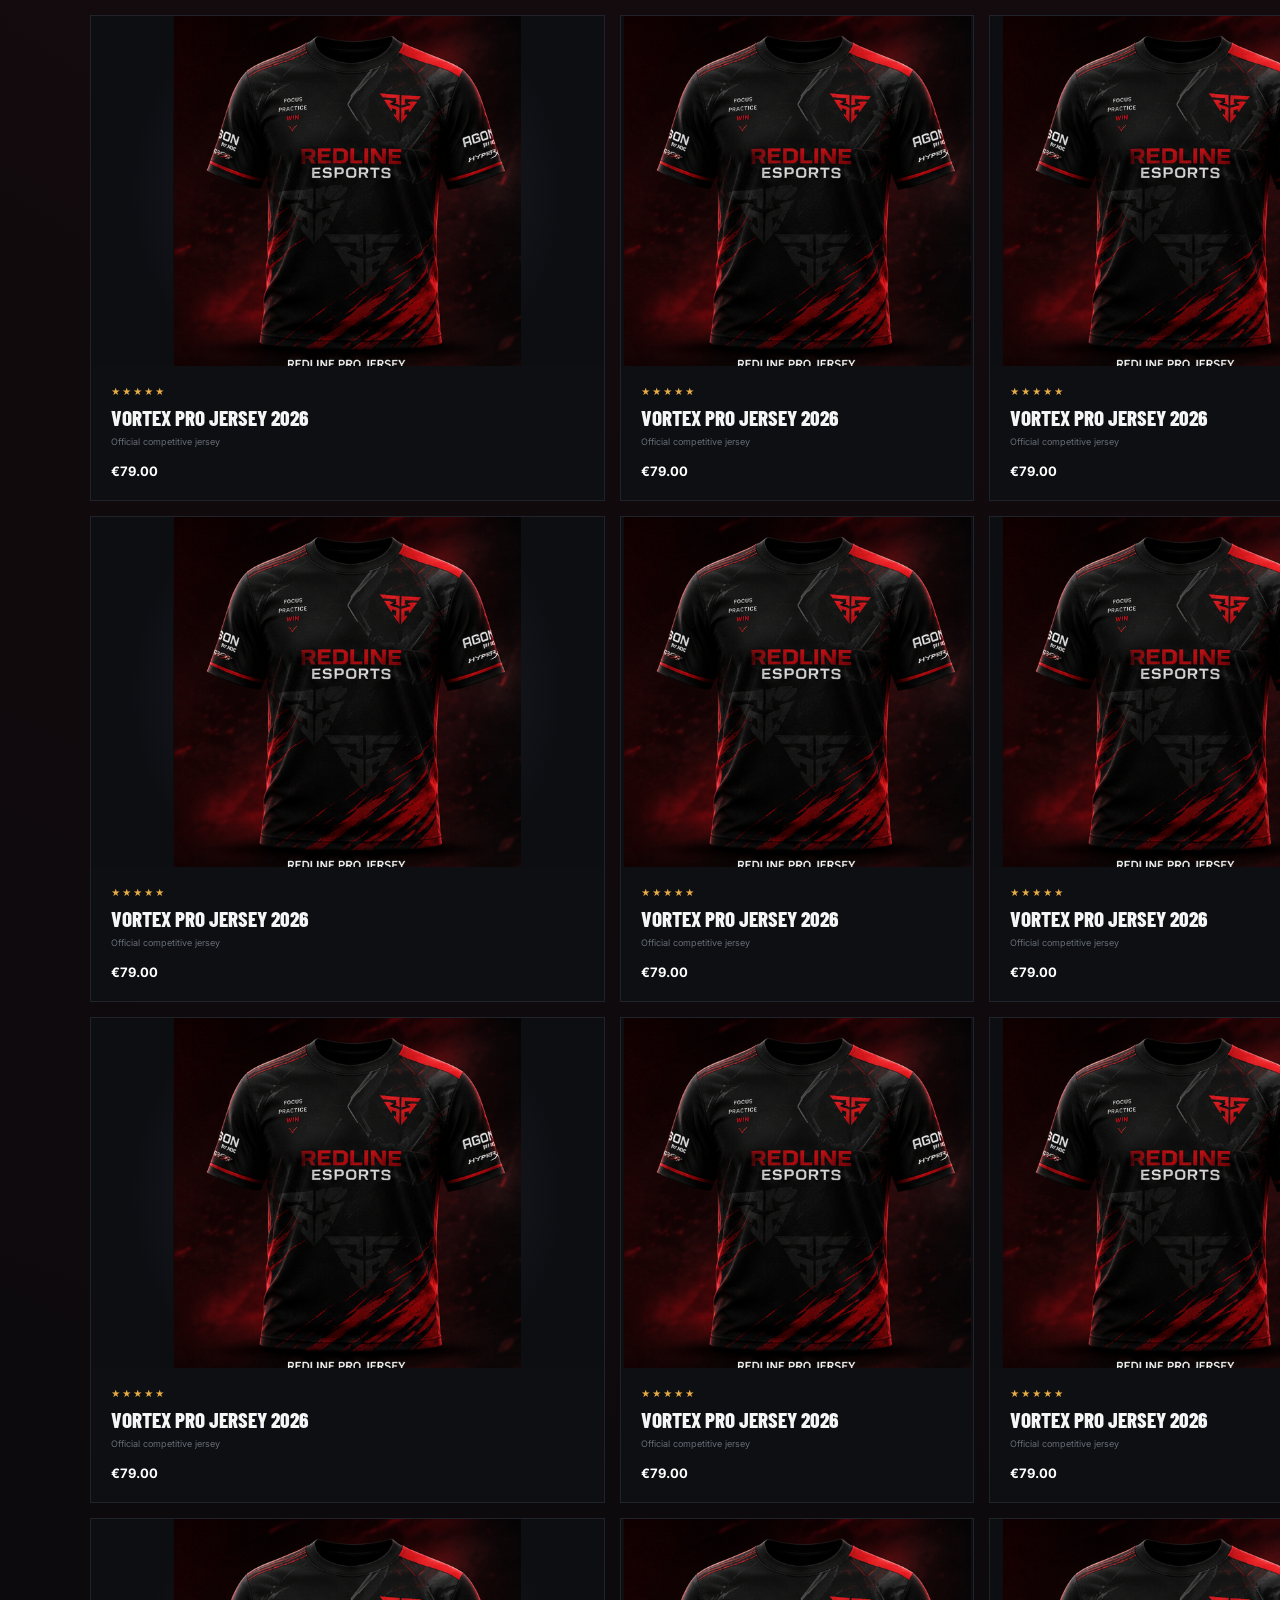
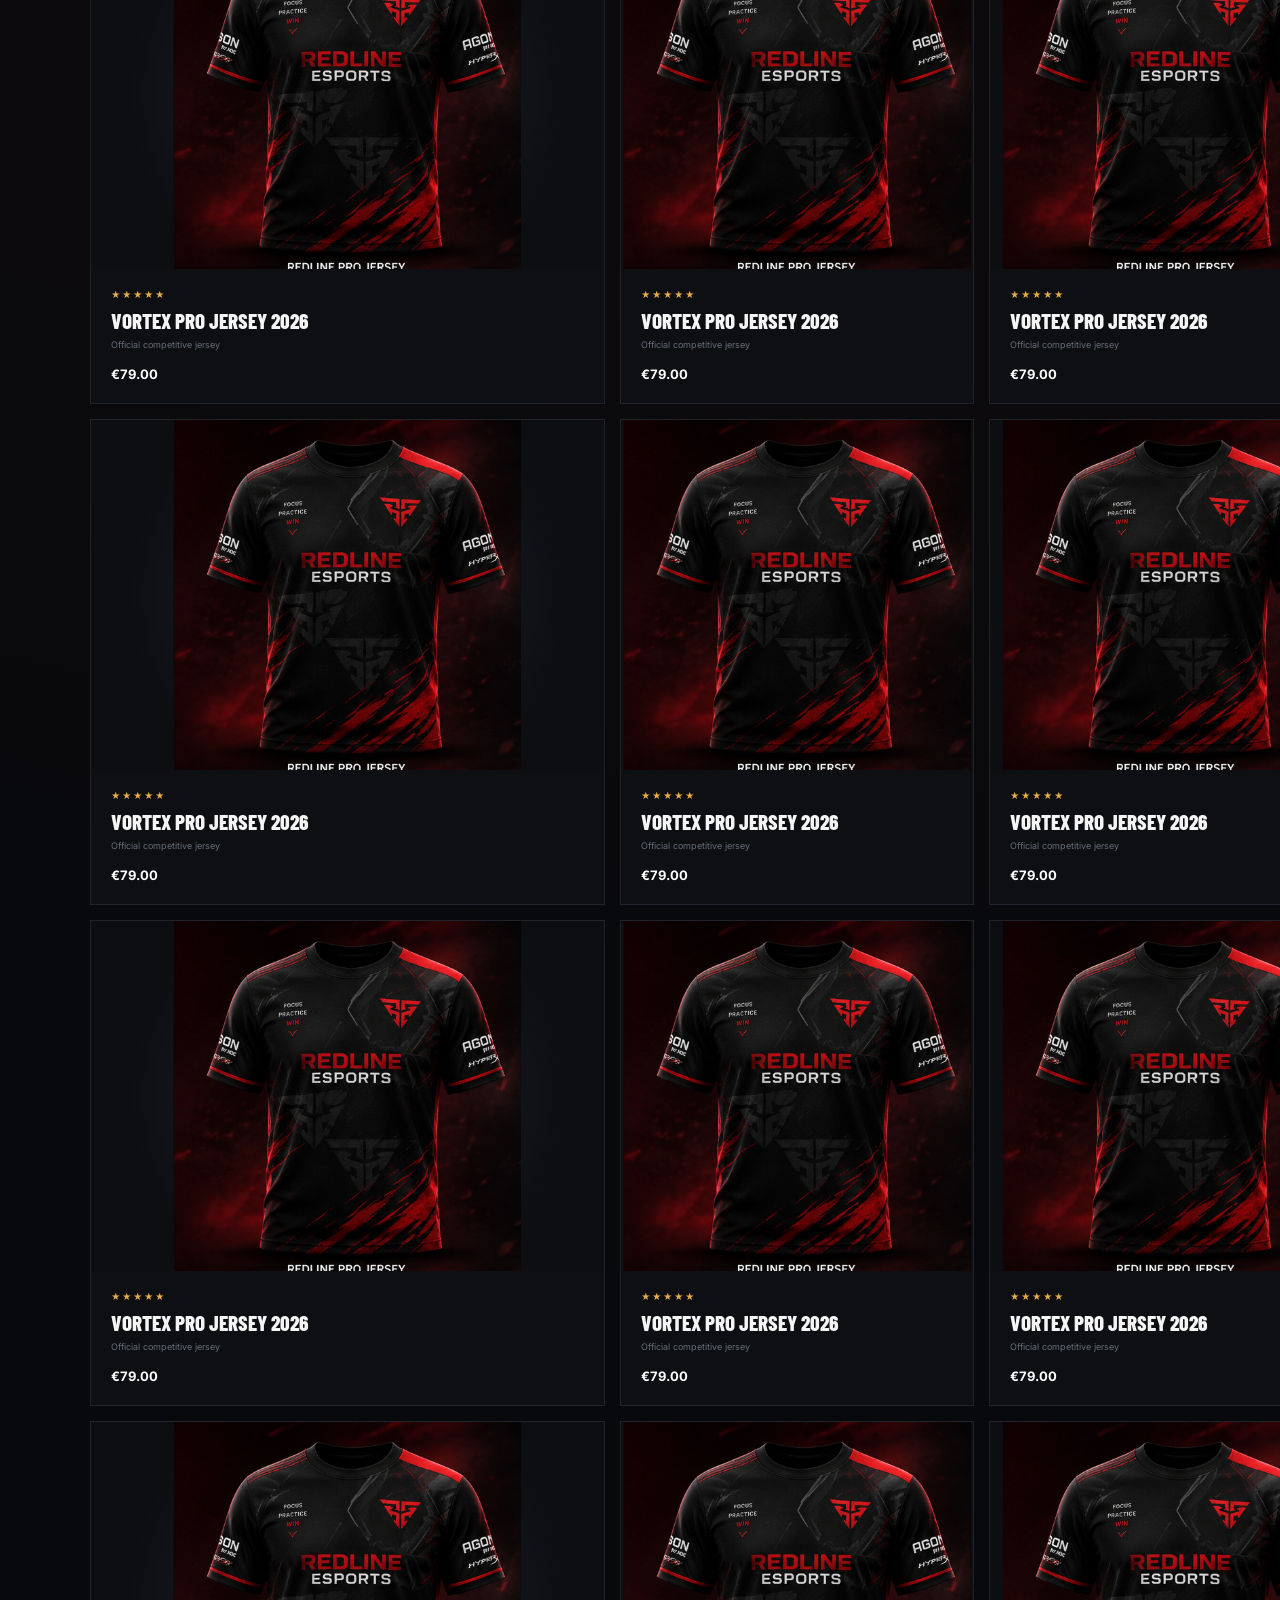
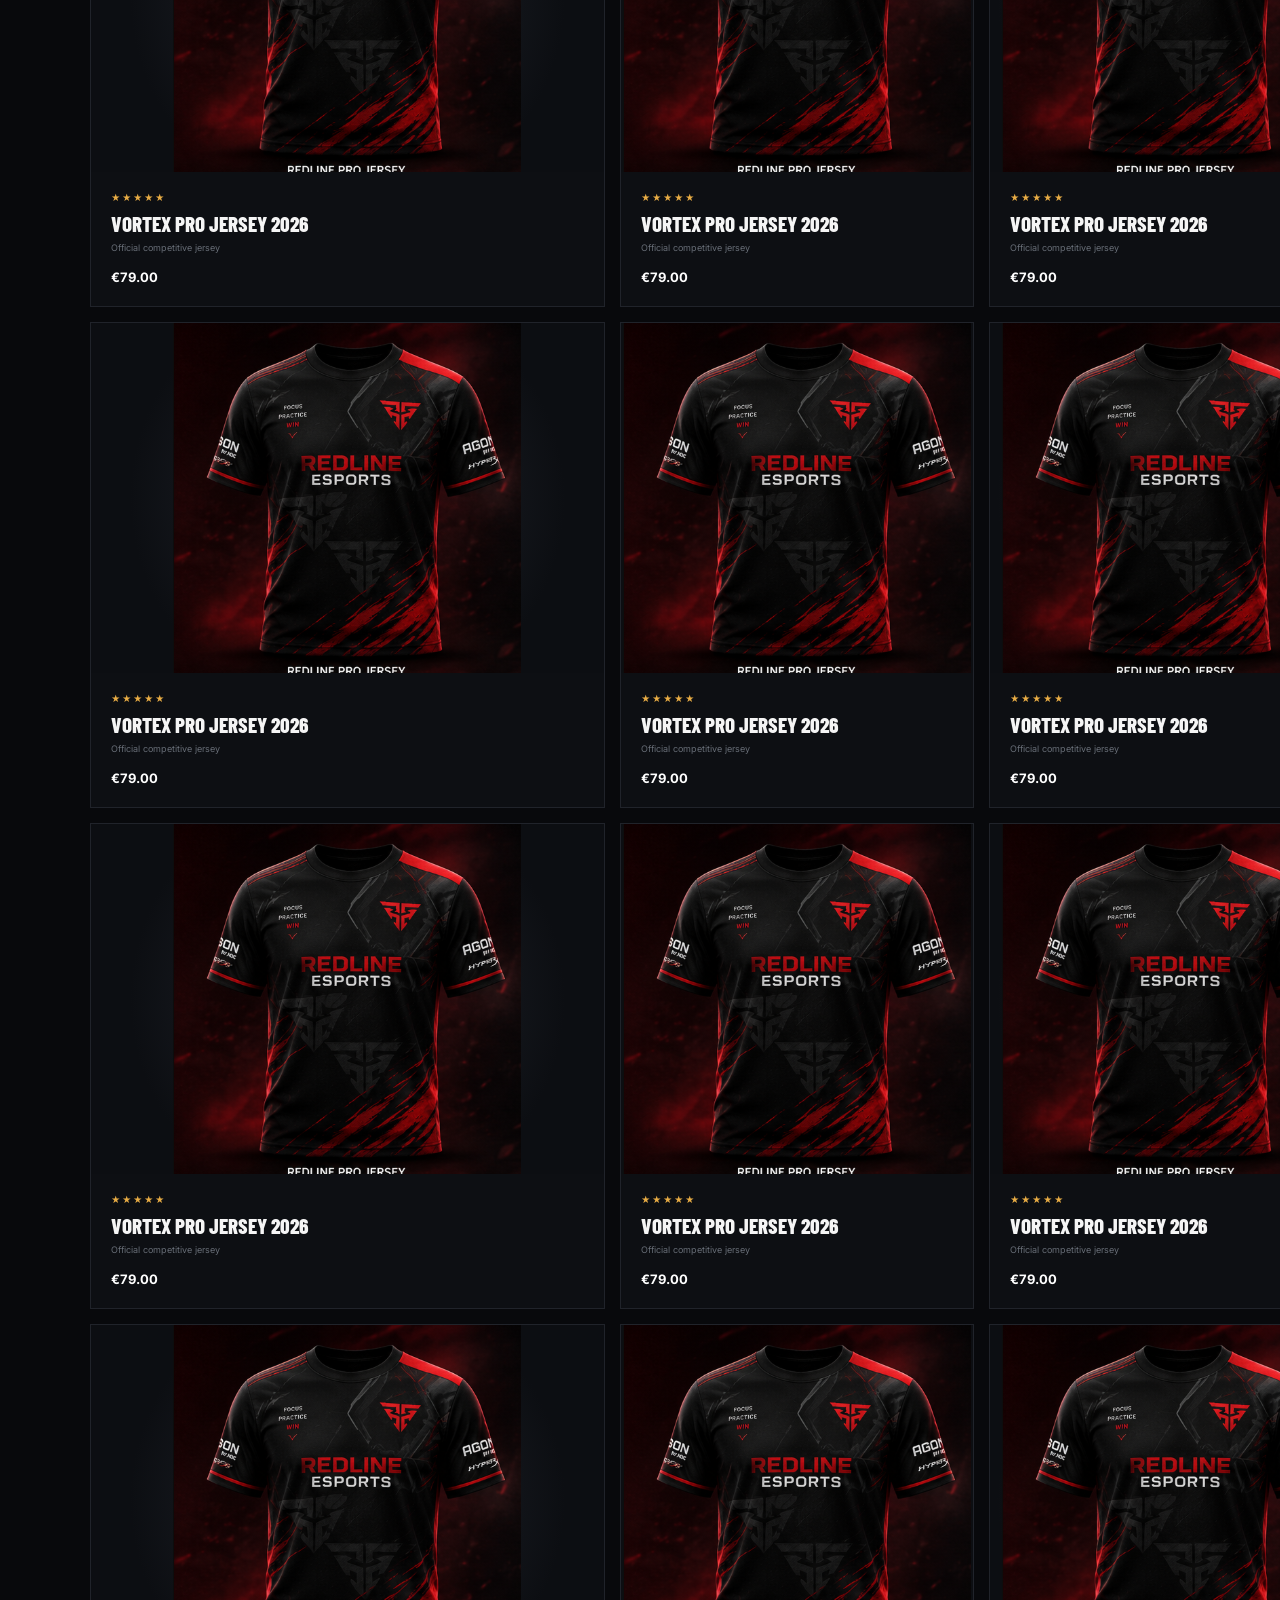
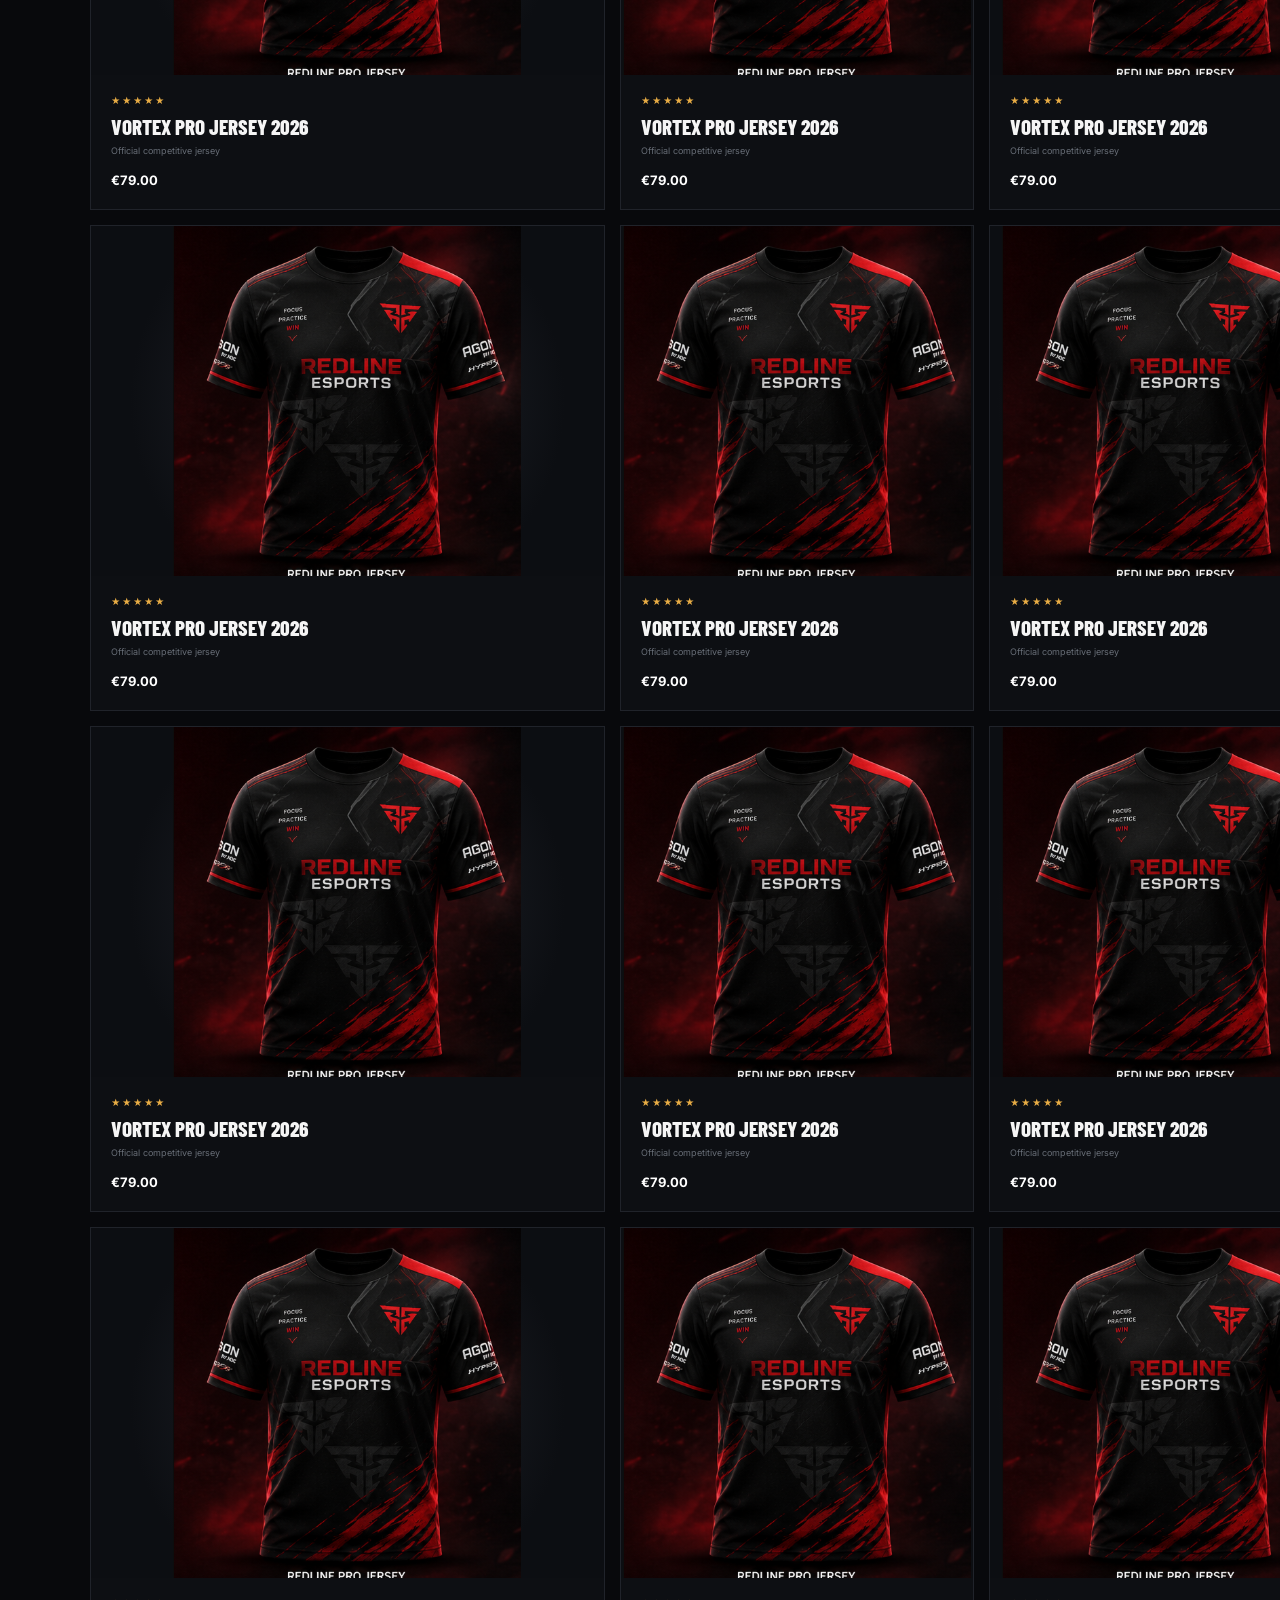
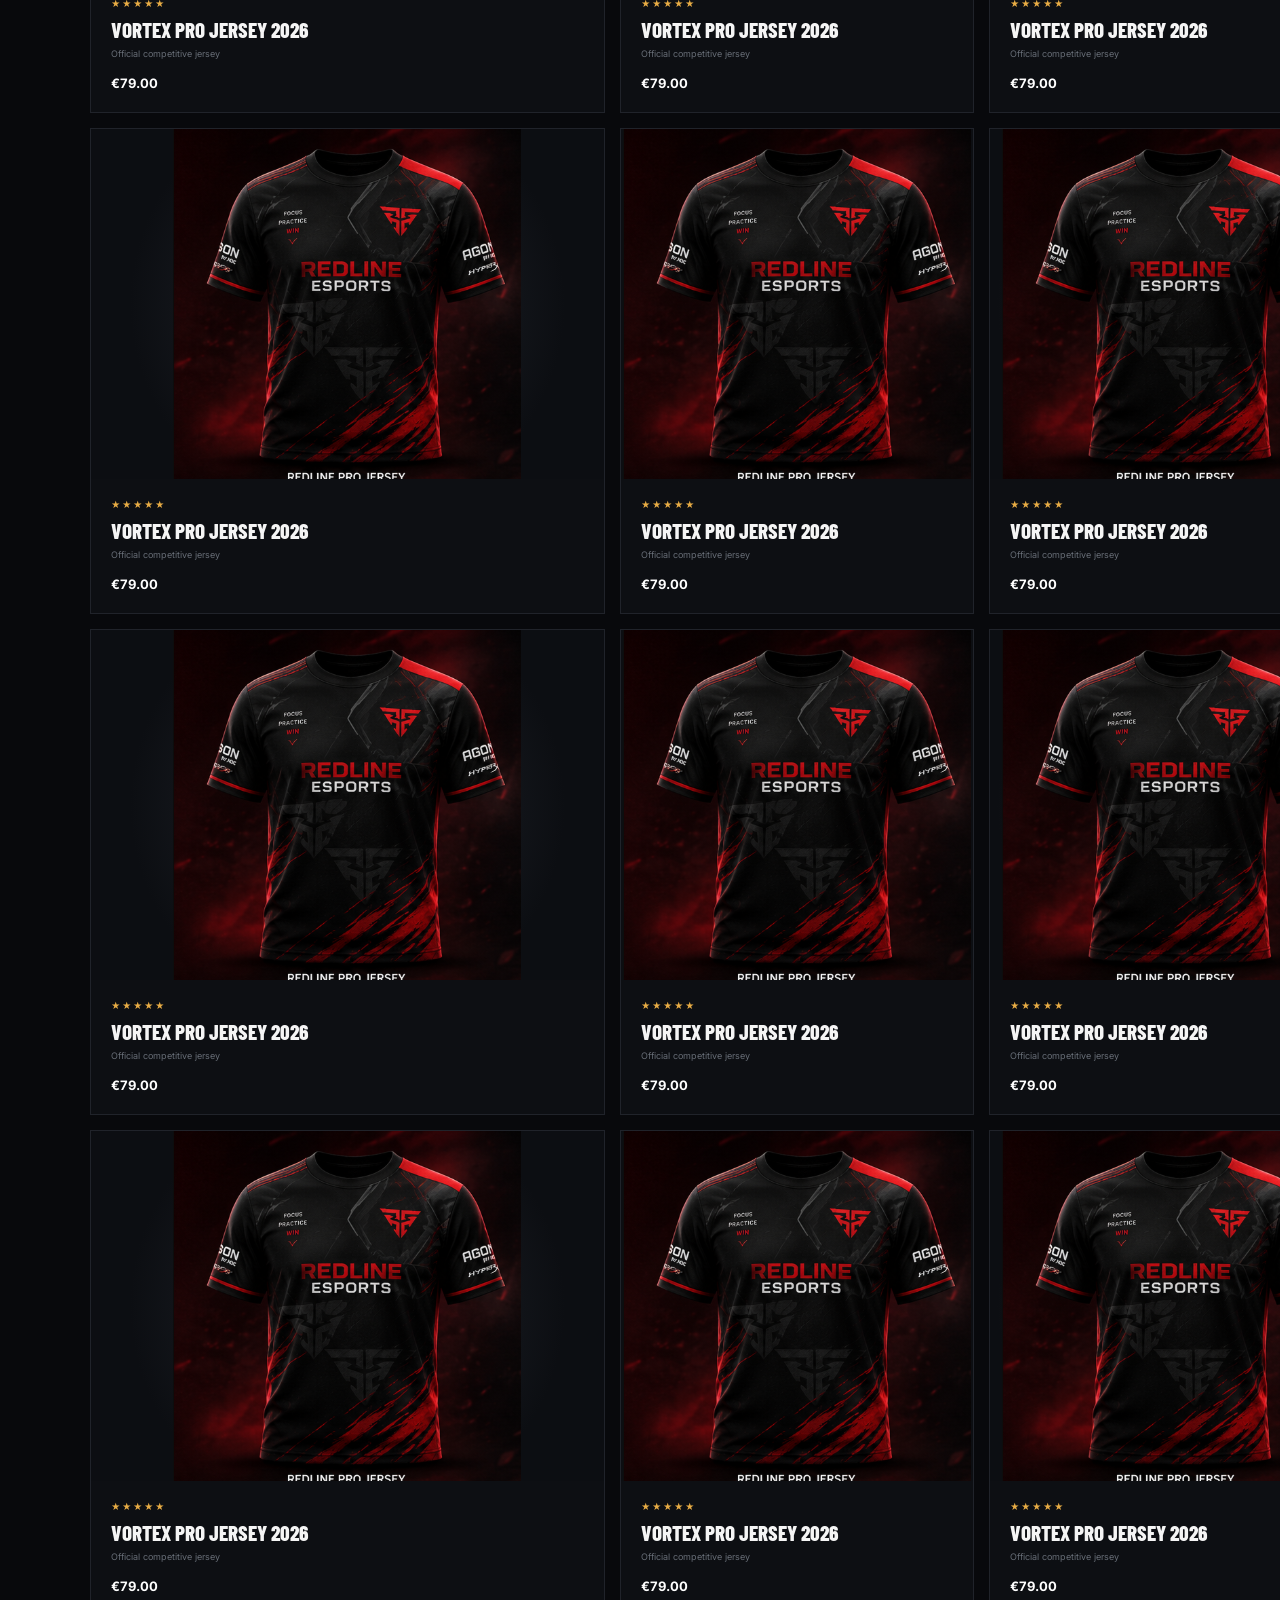
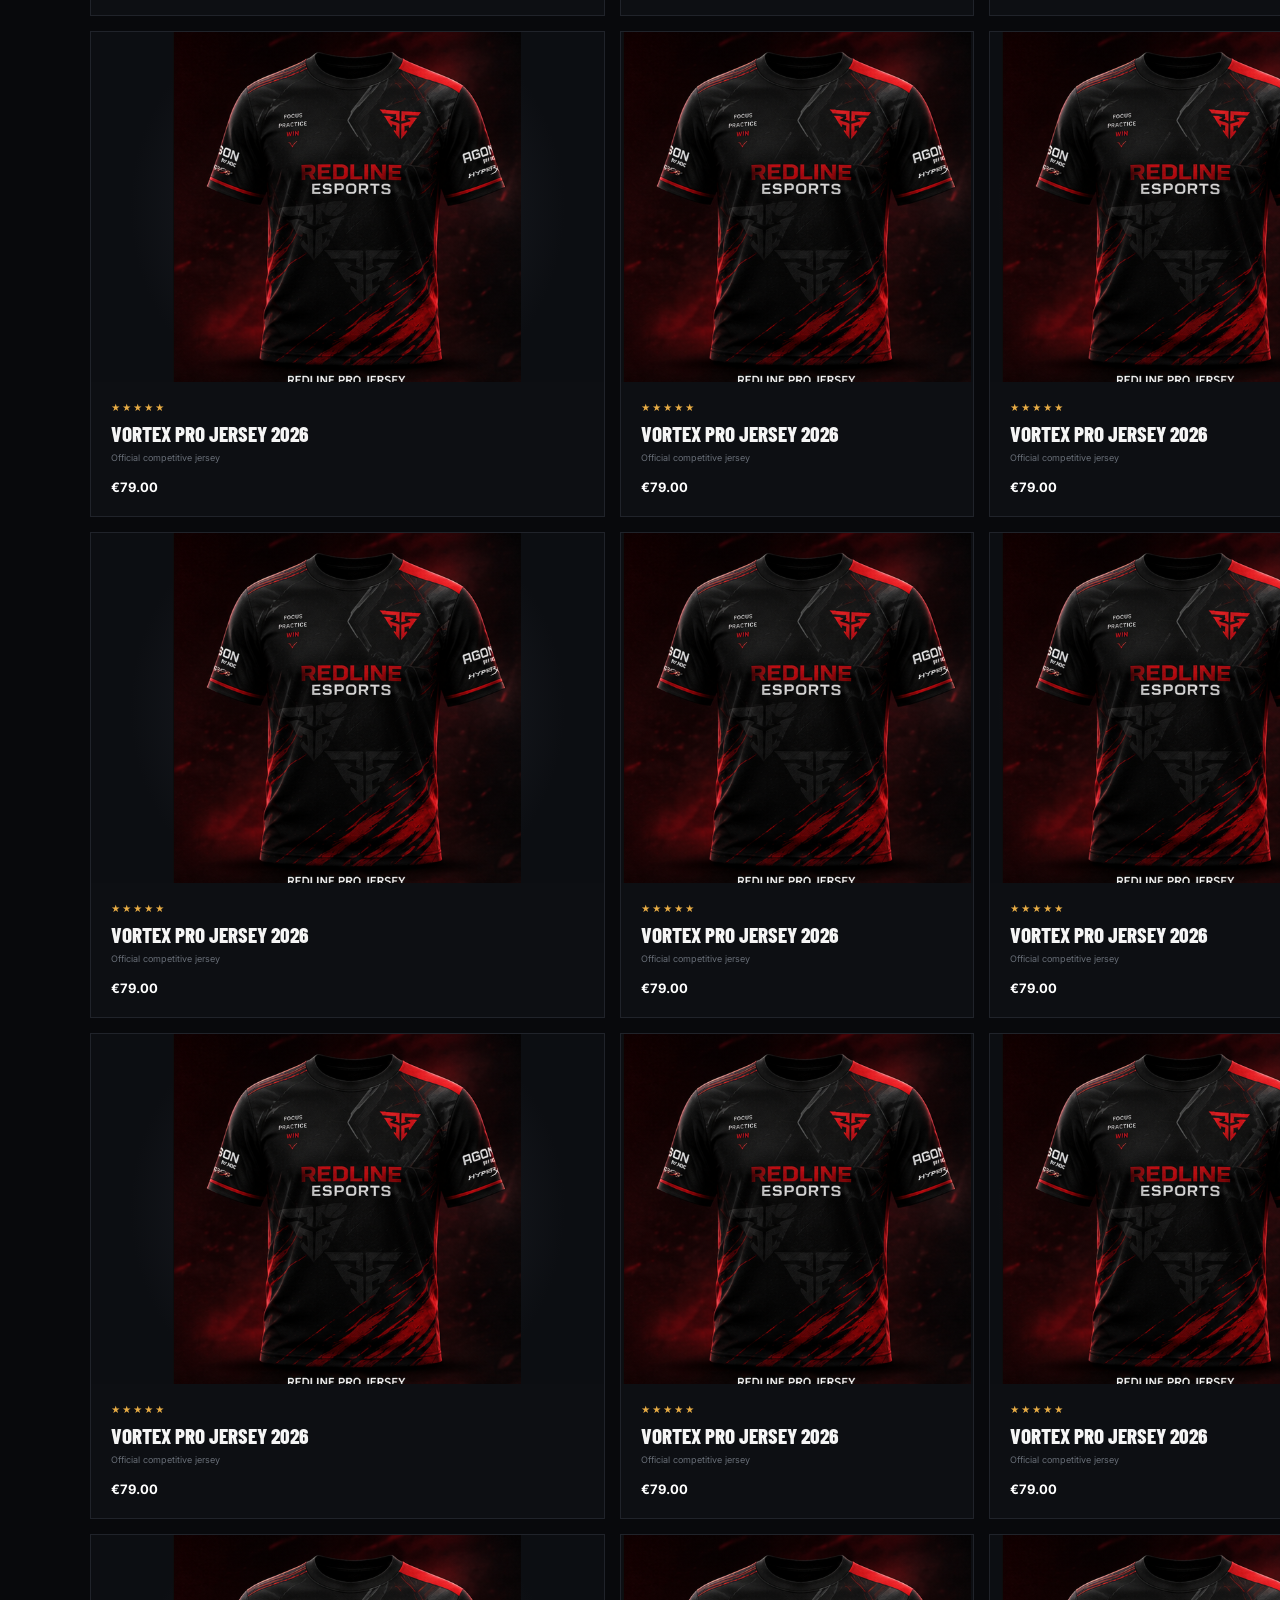
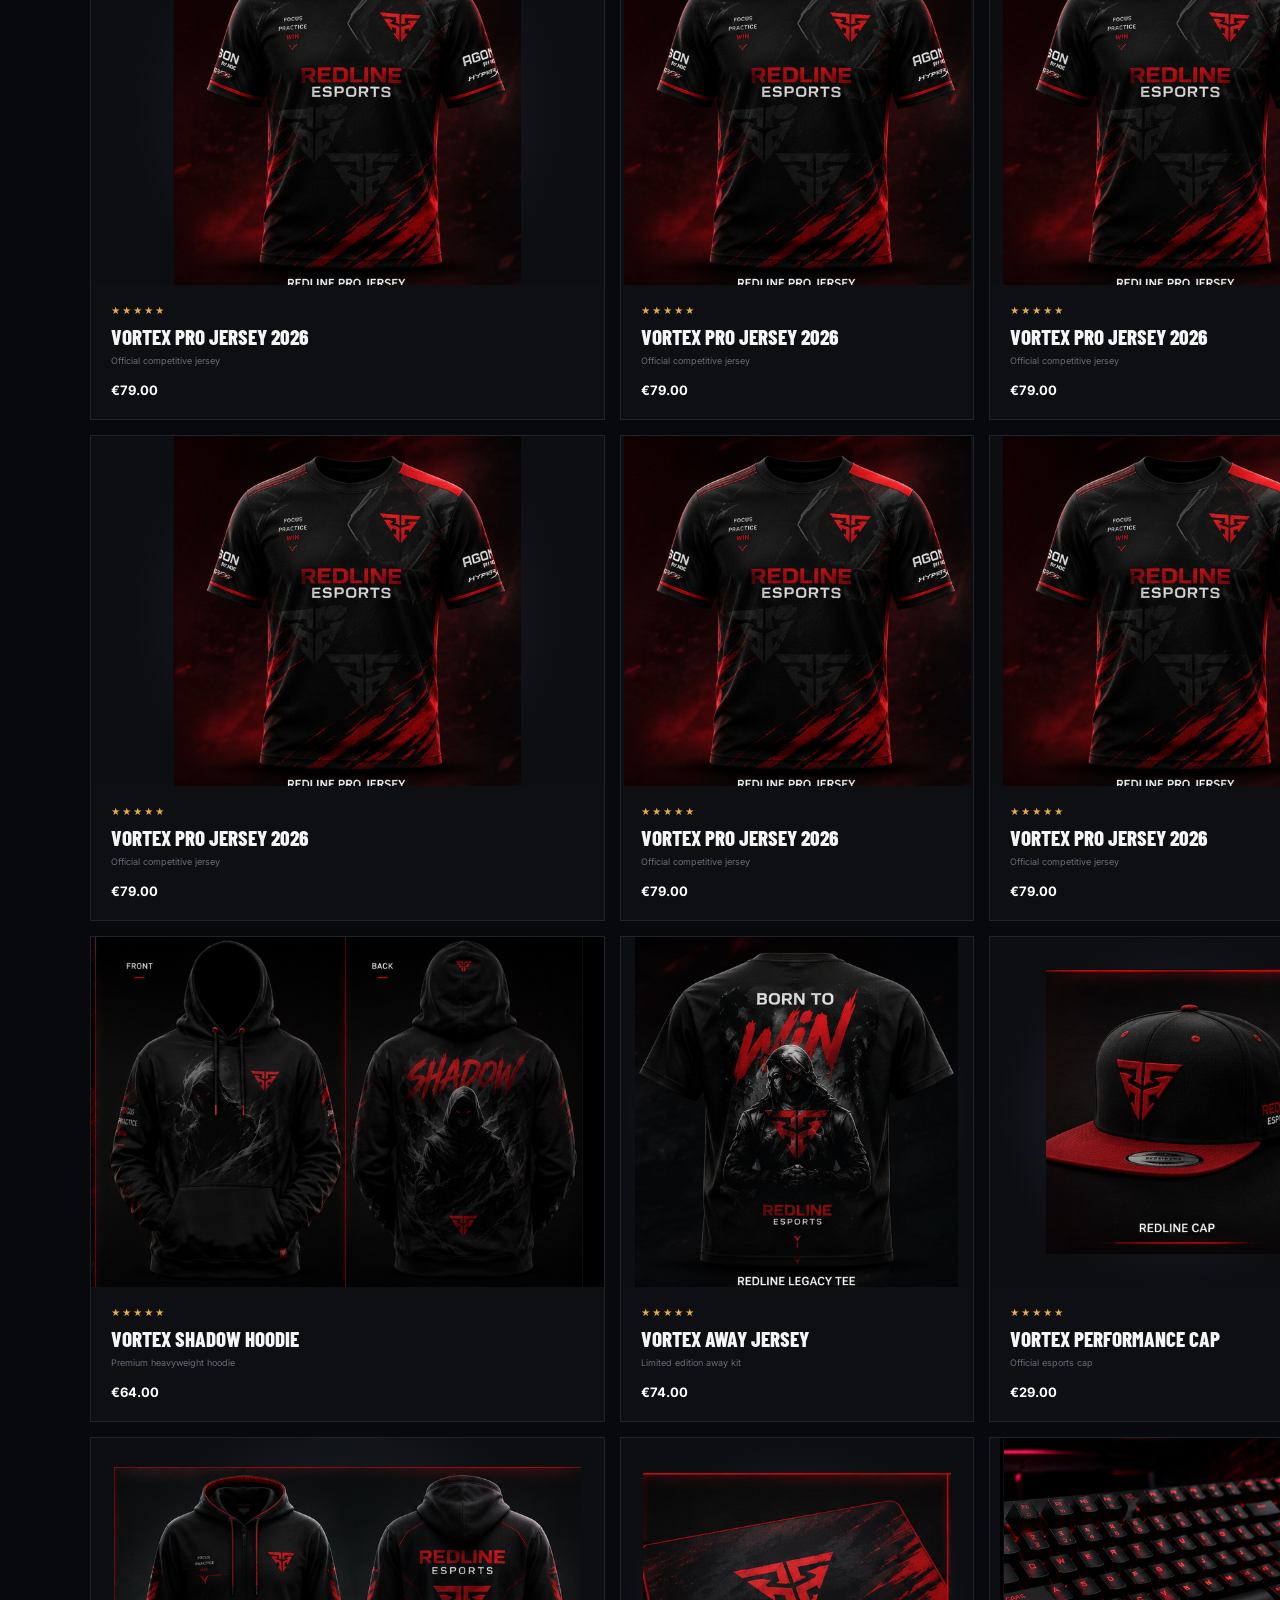
<file: shop.html>
<!doctype html>
<html lang="en">

<head>
    <meta charset="UTF-8">
    <meta name="viewport" content="width=device-width, initial-scale=1.0">

    <title>VORTEX — Shop</title>

    <link rel="preconnect" href="https://fonts.googleapis.com">
    <link rel="preconnect" href="https://fonts.gstatic.com" crossorigin>

    <link
        href="https://fonts.googleapis.com/css2?family=Barlow+Condensed:wght@500;600;700;800;900&family=Inter:wght@400;500;600;700;800&display=swap"
        rel="stylesheet">

    <link rel="stylesheet" href="style.css">
</head>

<body>

    <!-- LOADER -->

    <div class="loader">
        <div class="loader-logo">V</div>

        <div class="loader-bar">
            <span></span>
        </div>
    </div>


    <!-- HEADER -->

    <header class="header">

        <a href="index.html" class="logo">
            <span>V</span> VORTEX
        </a>

        <nav class="nav">

            <a href="index.html">HOME</a>

            <a href="matches.html">MATCHES</a>

            <a href="roster.html">ROSTER</a>

            <a href="news.html">NEWS</a>

            <a href="ai.html" class="ai-nav-link">
                VORTEX AI
            </a>

            <a href="shop.html" class="active">
                SHOP
            </a>

        </nav>

        <a href="contact.html" class="header-btn">
            JOIN VORTEX <i>↗</i>
        </a>

        <button class="menu" type="button">
            ☰
        </button>

    </header>


    <!-- MAIN -->

    <main>

        <section class="shop" id="shop">

            <!-- SHOP HEADER -->

            <div class="shop-header">

                <div>

                    <span class="section-label">
                        OFFICIAL STORE
                    </span>

                    <h2>
                        VORTEX <em>SHOP</em>
                    </h2>

                    <p>
                        REPRESENT THE TEAM.
                        WEAR THE LEGACY.
                    </p>

                </div>


                <!-- FILTERS -->

                <div class="shop-filters">

                    <button type="button" class="shop-filter active" data-category="all">
                        ALL
                    </button>

                    <button type="button" class="shop-filter" data-category="jersey">
                        JERSEYS
                    </button>

                    <button type="button" class="shop-filter" data-category="hoodie">
                        HOODIES
                    </button>

                    <button type="button" class="shop-filter" data-category="accessory">
                        ACCESSORIES
                    </button>

                </div>

            </div>


            <!-- PRODUCTS -->

            <div class="shop-grid">


                <!-- 01 PRO JERSEY -->

                <article class="shop-product" data-category="jersey" data-id="vortex-pro-jersey-2026">

                    <div class="product-visual">

                        <img src="images/jersey.png" alt="VORTEX PRO JERSEY 2026" loading="lazy">

                        <button type="button" class="add-cart" data-id="vortex-pro-jersey-2026"
                            data-name="VORTEX PRO JERSEY 2026" data-price="79" data-image="images/jersey.png">

                            ADD TO CART +

                        </button>

                    </div>

                    <div class="product-details">

                        <div class="product-rating">
                            ★★★★★
                        </div>

                        <h3>
                            VORTEX PRO JERSEY 2026
                        </h3>

                        <p>
                            Official competitive jersey
                        </p>

                        <strong>
                            €79.00
                        </strong>

                    </div>

                </article>
                <article class="shop-product" data-category="jersey" data-id="vortex-pro-jersey-2026">

                    <div class="product-visual">

                        <img src="images/jersey.png" alt="VORTEX PRO JERSEY 2026" loading="lazy">

                        <button type="button" class="add-cart" data-id="vortex-pro-jersey-2026"
                            data-name="VORTEX PRO JERSEY 2026" data-price="79" data-image="images/jersey.png">

                            ADD TO CART +

                        </button>

                    </div>

                    <div class="product-details">

                        <div class="product-rating">
                            ★★★★★
                        </div>

                        <h3>
                            VORTEX PRO JERSEY 2026
                        </h3>

                        <p>
                            Official competitive jersey
                        </p>

                        <strong>
                            €79.00
                        </strong>

                    </div>

                </article>
                <article class="shop-product" data-category="jersey" data-id="vortex-pro-jersey-2026">

                    <div class="product-visual">

                        <img src="images/jersey.png" alt="VORTEX PRO JERSEY 2026" loading="lazy">

                        <button type="button" class="add-cart" data-id="vortex-pro-jersey-2026"
                            data-name="VORTEX PRO JERSEY 2026" data-price="79" data-image="images/jersey.png">

                            ADD TO CART +

                        </button>

                    </div>

                    <div class="product-details">

                        <div class="product-rating">
                            ★★★★★
                        </div>

                        <h3>
                            VORTEX PRO JERSEY 2026
                        </h3>

                        <p>
                            Official competitive jersey
                        </p>

                        <strong>
                            €79.00
                        </strong>

                    </div>

                </article>
                <article class="shop-product" data-category="jersey" data-id="vortex-pro-jersey-2026">

                    <div class="product-visual">

                        <img src="images/jersey.png" alt="VORTEX PRO JERSEY 2026" loading="lazy">

                        <button type="button" class="add-cart" data-id="vortex-pro-jersey-2026"
                            data-name="VORTEX PRO JERSEY 2026" data-price="79" data-image="images/jersey.png">

                            ADD TO CART +

                        </button>

                    </div>

                    <div class="product-details">

                        <div class="product-rating">
                            ★★★★★
                        </div>

                        <h3>
                            VORTEX PRO JERSEY 2026
                        </h3>

                        <p>
                            Official competitive jersey
                        </p>

                        <strong>
                            €79.00
                        </strong>

                    </div>

                </article>
                <article class="shop-product" data-category="jersey" data-id="vortex-pro-jersey-2026">

                    <div class="product-visual">

                        <img src="images/jersey.png" alt="VORTEX PRO JERSEY 2026" loading="lazy">

                        <button type="button" class="add-cart" data-id="vortex-pro-jersey-2026"
                            data-name="VORTEX PRO JERSEY 2026" data-price="79" data-image="images/jersey.png">

                            ADD TO CART +

                        </button>

                    </div>

                    <div class="product-details">

                        <div class="product-rating">
                            ★★★★★
                        </div>

                        <h3>
                            VORTEX PRO JERSEY 2026
                        </h3>

                        <p>
                            Official competitive jersey
                        </p>

                        <strong>
                            €79.00
                        </strong>

                    </div>

                </article>
                <article class="shop-product" data-category="jersey" data-id="vortex-pro-jersey-2026">

                    <div class="product-visual">

                        <img src="images/jersey.png" alt="VORTEX PRO JERSEY 2026" loading="lazy">

                        <button type="button" class="add-cart" data-id="vortex-pro-jersey-2026"
                            data-name="VORTEX PRO JERSEY 2026" data-price="79" data-image="images/jersey.png">

                            ADD TO CART +

                        </button>

                    </div>

                    <div class="product-details">

                        <div class="product-rating">
                            ★★★★★
                        </div>

                        <h3>
                            VORTEX PRO JERSEY 2026
                        </h3>

                        <p>
                            Official competitive jersey
                        </p>

                        <strong>
                            €79.00
                        </strong>

                    </div>

                </article>
                <article class="shop-product" data-category="jersey" data-id="vortex-pro-jersey-2026">

                    <div class="product-visual">

                        <img src="images/jersey.png" alt="VORTEX PRO JERSEY 2026" loading="lazy">

                        <button type="button" class="add-cart" data-id="vortex-pro-jersey-2026"
                            data-name="VORTEX PRO JERSEY 2026" data-price="79" data-image="images/jersey.png">

                            ADD TO CART +

                        </button>

                    </div>

                    <div class="product-details">

                        <div class="product-rating">
                            ★★★★★
                        </div>

                        <h3>
                            VORTEX PRO JERSEY 2026
                        </h3>

                        <p>
                            Official competitive jersey
                        </p>

                        <strong>
                            €79.00
                        </strong>

                    </div>

                </article>
                <article class="shop-product" data-category="jersey" data-id="vortex-pro-jersey-2026">

                    <div class="product-visual">

                        <img src="images/jersey.png" alt="VORTEX PRO JERSEY 2026" loading="lazy">

                        <button type="button" class="add-cart" data-id="vortex-pro-jersey-2026"
                            data-name="VORTEX PRO JERSEY 2026" data-price="79" data-image="images/jersey.png">

                            ADD TO CART +

                        </button>

                    </div>

                    <div class="product-details">

                        <div class="product-rating">
                            ★★★★★
                        </div>

                        <h3>
                            VORTEX PRO JERSEY 2026
                        </h3>

                        <p>
                            Official competitive jersey
                        </p>

                        <strong>
                            €79.00
                        </strong>

                    </div>

                </article>
                <article class="shop-product" data-category="jersey" data-id="vortex-pro-jersey-2026">

                    <div class="product-visual">

                        <img src="images/jersey.png" alt="VORTEX PRO JERSEY 2026" loading="lazy">

                        <button type="button" class="add-cart" data-id="vortex-pro-jersey-2026"
                            data-name="VORTEX PRO JERSEY 2026" data-price="79" data-image="images/jersey.png">

                            ADD TO CART +

                        </button>

                    </div>

                    <div class="product-details">

                        <div class="product-rating">
                            ★★★★★
                        </div>

                        <h3>
                            VORTEX PRO JERSEY 2026
                        </h3>

                        <p>
                            Official competitive jersey
                        </p>

                        <strong>
                            €79.00
                        </strong>

                    </div>

                </article>
                <article class="shop-product" data-category="jersey" data-id="vortex-pro-jersey-2026">

                    <div class="product-visual">

                        <img src="images/jersey.png" alt="VORTEX PRO JERSEY 2026" loading="lazy">

                        <button type="button" class="add-cart" data-id="vortex-pro-jersey-2026"
                            data-name="VORTEX PRO JERSEY 2026" data-price="79" data-image="images/jersey.png">

                            ADD TO CART +

                        </button>

                    </div>

                    <div class="product-details">

                        <div class="product-rating">
                            ★★★★★
                        </div>

                        <h3>
                            VORTEX PRO JERSEY 2026
                        </h3>

                        <p>
                            Official competitive jersey
                        </p>

                        <strong>
                            €79.00
                        </strong>

                    </div>

                </article>
                <article class="shop-product" data-category="jersey" data-id="vortex-pro-jersey-2026">

                    <div class="product-visual">

                        <img src="images/jersey.png" alt="VORTEX PRO JERSEY 2026" loading="lazy">

                        <button type="button" class="add-cart" data-id="vortex-pro-jersey-2026"
                            data-name="VORTEX PRO JERSEY 2026" data-price="79" data-image="images/jersey.png">

                            ADD TO CART +

                        </button>

                    </div>

                    <div class="product-details">

                        <div class="product-rating">
                            ★★★★★
                        </div>

                        <h3>
                            VORTEX PRO JERSEY 2026
                        </h3>

                        <p>
                            Official competitive jersey
                        </p>

                        <strong>
                            €79.00
                        </strong>

                    </div>

                </article>
                <article class="shop-product" data-category="jersey" data-id="vortex-pro-jersey-2026">

                    <div class="product-visual">

                        <img src="images/jersey.png" alt="VORTEX PRO JERSEY 2026" loading="lazy">

                        <button type="button" class="add-cart" data-id="vortex-pro-jersey-2026"
                            data-name="VORTEX PRO JERSEY 2026" data-price="79" data-image="images/jersey.png">

                            ADD TO CART +

                        </button>

                    </div>

                    <div class="product-details">

                        <div class="product-rating">
                            ★★★★★
                        </div>

                        <h3>
                            VORTEX PRO JERSEY 2026
                        </h3>

                        <p>
                            Official competitive jersey
                        </p>

                        <strong>
                            €79.00
                        </strong>

                    </div>

                </article>
                <article class="shop-product" data-category="jersey" data-id="vortex-pro-jersey-2026">

                    <div class="product-visual">

                        <img src="images/jersey.png" alt="VORTEX PRO JERSEY 2026" loading="lazy">

                        <button type="button" class="add-cart" data-id="vortex-pro-jersey-2026"
                            data-name="VORTEX PRO JERSEY 2026" data-price="79" data-image="images/jersey.png">

                            ADD TO CART +

                        </button>

                    </div>

                    <div class="product-details">

                        <div class="product-rating">
                            ★★★★★
                        </div>

                        <h3>
                            VORTEX PRO JERSEY 2026
                        </h3>

                        <p>
                            Official competitive jersey
                        </p>

                        <strong>
                            €79.00
                        </strong>

                    </div>

                </article>
                <article class="shop-product" data-category="jersey" data-id="vortex-pro-jersey-2026">

                    <div class="product-visual">

                        <img src="images/jersey.png" alt="VORTEX PRO JERSEY 2026" loading="lazy">

                        <button type="button" class="add-cart" data-id="vortex-pro-jersey-2026"
                            data-name="VORTEX PRO JERSEY 2026" data-price="79" data-image="images/jersey.png">

                            ADD TO CART +

                        </button>

                    </div>

                    <div class="product-details">

                        <div class="product-rating">
                            ★★★★★
                        </div>

                        <h3>
                            VORTEX PRO JERSEY 2026
                        </h3>

                        <p>
                            Official competitive jersey
                        </p>

                        <strong>
                            €79.00
                        </strong>

                    </div>

                </article>
                <article class="shop-product" data-category="jersey" data-id="vortex-pro-jersey-2026">

                    <div class="product-visual">

                        <img src="images/jersey.png" alt="VORTEX PRO JERSEY 2026" loading="lazy">

                        <button type="button" class="add-cart" data-id="vortex-pro-jersey-2026"
                            data-name="VORTEX PRO JERSEY 2026" data-price="79" data-image="images/jersey.png">

                            ADD TO CART +

                        </button>

                    </div>

                    <div class="product-details">

                        <div class="product-rating">
                            ★★★★★
                        </div>

                        <h3>
                            VORTEX PRO JERSEY 2026
                        </h3>

                        <p>
                            Official competitive jersey
                        </p>

                        <strong>
                            €79.00
                        </strong>

                    </div>

                </article>
                <article class="shop-product" data-category="jersey" data-id="vortex-pro-jersey-2026">

                    <div class="product-visual">

                        <img src="images/jersey.png" alt="VORTEX PRO JERSEY 2026" loading="lazy">

                        <button type="button" class="add-cart" data-id="vortex-pro-jersey-2026"
                            data-name="VORTEX PRO JERSEY 2026" data-price="79" data-image="images/jersey.png">

                            ADD TO CART +

                        </button>

                    </div>

                    <div class="product-details">

                        <div class="product-rating">
                            ★★★★★
                        </div>

                        <h3>
                            VORTEX PRO JERSEY 2026
                        </h3>

                        <p>
                            Official competitive jersey
                        </p>

                        <strong>
                            €79.00
                        </strong>

                    </div>

                </article>
                <article class="shop-product" data-category="jersey" data-id="vortex-pro-jersey-2026">

                    <div class="product-visual">

                        <img src="images/jersey.png" alt="VORTEX PRO JERSEY 2026" loading="lazy">

                        <button type="button" class="add-cart" data-id="vortex-pro-jersey-2026"
                            data-name="VORTEX PRO JERSEY 2026" data-price="79" data-image="images/jersey.png">

                            ADD TO CART +

                        </button>

                    </div>

                    <div class="product-details">

                        <div class="product-rating">
                            ★★★★★
                        </div>

                        <h3>
                            VORTEX PRO JERSEY 2026
                        </h3>

                        <p>
                            Official competitive jersey
                        </p>

                        <strong>
                            €79.00
                        </strong>

                    </div>

                </article>
                <article class="shop-product" data-category="jersey" data-id="vortex-pro-jersey-2026">

                    <div class="product-visual">

                        <img src="images/jersey.png" alt="VORTEX PRO JERSEY 2026" loading="lazy">

                        <button type="button" class="add-cart" data-id="vortex-pro-jersey-2026"
                            data-name="VORTEX PRO JERSEY 2026" data-price="79" data-image="images/jersey.png">

                            ADD TO CART +

                        </button>

                    </div>

                    <div class="product-details">

                        <div class="product-rating">
                            ★★★★★
                        </div>

                        <h3>
                            VORTEX PRO JERSEY 2026
                        </h3>

                        <p>
                            Official competitive jersey
                        </p>

                        <strong>
                            €79.00
                        </strong>

                    </div>

                </article>
                <article class="shop-product" data-category="jersey" data-id="vortex-pro-jersey-2026">

                    <div class="product-visual">

                        <img src="images/jersey.png" alt="VORTEX PRO JERSEY 2026" loading="lazy">

                        <button type="button" class="add-cart" data-id="vortex-pro-jersey-2026"
                            data-name="VORTEX PRO JERSEY 2026" data-price="79" data-image="images/jersey.png">

                            ADD TO CART +

                        </button>

                    </div>

                    <div class="product-details">

                        <div class="product-rating">
                            ★★★★★
                        </div>

                        <h3>
                            VORTEX PRO JERSEY 2026
                        </h3>

                        <p>
                            Official competitive jersey
                        </p>

                        <strong>
                            €79.00
                        </strong>

                    </div>

                </article>
                <article class="shop-product" data-category="jersey" data-id="vortex-pro-jersey-2026">

                    <div class="product-visual">

                        <img src="images/jersey.png" alt="VORTEX PRO JERSEY 2026" loading="lazy">

                        <button type="button" class="add-cart" data-id="vortex-pro-jersey-2026"
                            data-name="VORTEX PRO JERSEY 2026" data-price="79" data-image="images/jersey.png">

                            ADD TO CART +

                        </button>

                    </div>

                    <div class="product-details">

                        <div class="product-rating">
                            ★★★★★
                        </div>

                        <h3>
                            VORTEX PRO JERSEY 2026
                        </h3>

                        <p>
                            Official competitive jersey
                        </p>

                        <strong>
                            €79.00
                        </strong>

                    </div>

                </article>
                <article class="shop-product" data-category="jersey" data-id="vortex-pro-jersey-2026">

                    <div class="product-visual">

                        <img src="images/jersey.png" alt="VORTEX PRO JERSEY 2026" loading="lazy">

                        <button type="button" class="add-cart" data-id="vortex-pro-jersey-2026"
                            data-name="VORTEX PRO JERSEY 2026" data-price="79" data-image="images/jersey.png">

                            ADD TO CART +

                        </button>

                    </div>

                    <div class="product-details">

                        <div class="product-rating">
                            ★★★★★
                        </div>

                        <h3>
                            VORTEX PRO JERSEY 2026
                        </h3>

                        <p>
                            Official competitive jersey
                        </p>

                        <strong>
                            €79.00
                        </strong>

                    </div>

                </article>
                <article class="shop-product" data-category="jersey" data-id="vortex-pro-jersey-2026">

                    <div class="product-visual">

                        <img src="images/jersey.png" alt="VORTEX PRO JERSEY 2026" loading="lazy">

                        <button type="button" class="add-cart" data-id="vortex-pro-jersey-2026"
                            data-name="VORTEX PRO JERSEY 2026" data-price="79" data-image="images/jersey.png">

                            ADD TO CART +

                        </button>

                    </div>

                    <div class="product-details">

                        <div class="product-rating">
                            ★★★★★
                        </div>

                        <h3>
                            VORTEX PRO JERSEY 2026
                        </h3>

                        <p>
                            Official competitive jersey
                        </p>

                        <strong>
                            €79.00
                        </strong>

                    </div>

                </article>
                <article class="shop-product" data-category="jersey" data-id="vortex-pro-jersey-2026">

                    <div class="product-visual">

                        <img src="images/jersey.png" alt="VORTEX PRO JERSEY 2026" loading="lazy">

                        <button type="button" class="add-cart" data-id="vortex-pro-jersey-2026"
                            data-name="VORTEX PRO JERSEY 2026" data-price="79" data-image="images/jersey.png">

                            ADD TO CART +

                        </button>

                    </div>

                    <div class="product-details">

                        <div class="product-rating">
                            ★★★★★
                        </div>

                        <h3>
                            VORTEX PRO JERSEY 2026
                        </h3>

                        <p>
                            Official competitive jersey
                        </p>

                        <strong>
                            €79.00
                        </strong>

                    </div>

                </article>
                <article class="shop-product" data-category="jersey" data-id="vortex-pro-jersey-2026">

                    <div class="product-visual">

                        <img src="images/jersey.png" alt="VORTEX PRO JERSEY 2026" loading="lazy">

                        <button type="button" class="add-cart" data-id="vortex-pro-jersey-2026"
                            data-name="VORTEX PRO JERSEY 2026" data-price="79" data-image="images/jersey.png">

                            ADD TO CART +

                        </button>

                    </div>

                    <div class="product-details">

                        <div class="product-rating">
                            ★★★★★
                        </div>

                        <h3>
                            VORTEX PRO JERSEY 2026
                        </h3>

                        <p>
                            Official competitive jersey
                        </p>

                        <strong>
                            €79.00
                        </strong>

                    </div>

                </article>
                <article class="shop-product" data-category="jersey" data-id="vortex-pro-jersey-2026">

                    <div class="product-visual">

                        <img src="images/jersey.png" alt="VORTEX PRO JERSEY 2026" loading="lazy">

                        <button type="button" class="add-cart" data-id="vortex-pro-jersey-2026"
                            data-name="VORTEX PRO JERSEY 2026" data-price="79" data-image="images/jersey.png">

                            ADD TO CART +

                        </button>

                    </div>

                    <div class="product-details">

                        <div class="product-rating">
                            ★★★★★
                        </div>

                        <h3>
                            VORTEX PRO JERSEY 2026
                        </h3>

                        <p>
                            Official competitive jersey
                        </p>

                        <strong>
                            €79.00
                        </strong>

                    </div>

                </article>
                <article class="shop-product" data-category="jersey" data-id="vortex-pro-jersey-2026">

                    <div class="product-visual">

                        <img src="images/jersey.png" alt="VORTEX PRO JERSEY 2026" loading="lazy">

                        <button type="button" class="add-cart" data-id="vortex-pro-jersey-2026"
                            data-name="VORTEX PRO JERSEY 2026" data-price="79" data-image="images/jersey.png">

                            ADD TO CART +

                        </button>

                    </div>

                    <div class="product-details">

                        <div class="product-rating">
                            ★★★★★
                        </div>

                        <h3>
                            VORTEX PRO JERSEY 2026
                        </h3>

                        <p>
                            Official competitive jersey
                        </p>

                        <strong>
                            €79.00
                        </strong>

                    </div>

                </article>
                <article class="shop-product" data-category="jersey" data-id="vortex-pro-jersey-2026">

                    <div class="product-visual">

                        <img src="images/jersey.png" alt="VORTEX PRO JERSEY 2026" loading="lazy">

                        <button type="button" class="add-cart" data-id="vortex-pro-jersey-2026"
                            data-name="VORTEX PRO JERSEY 2026" data-price="79" data-image="images/jersey.png">

                            ADD TO CART +

                        </button>

                    </div>

                    <div class="product-details">

                        <div class="product-rating">
                            ★★★★★
                        </div>

                        <h3>
                            VORTEX PRO JERSEY 2026
                        </h3>

                        <p>
                            Official competitive jersey
                        </p>

                        <strong>
                            €79.00
                        </strong>

                    </div>

                </article>
                <article class="shop-product" data-category="jersey" data-id="vortex-pro-jersey-2026">

                    <div class="product-visual">

                        <img src="images/jersey.png" alt="VORTEX PRO JERSEY 2026" loading="lazy">

                        <button type="button" class="add-cart" data-id="vortex-pro-jersey-2026"
                            data-name="VORTEX PRO JERSEY 2026" data-price="79" data-image="images/jersey.png">

                            ADD TO CART +

                        </button>

                    </div>

                    <div class="product-details">

                        <div class="product-rating">
                            ★★★★★
                        </div>

                        <h3>
                            VORTEX PRO JERSEY 2026
                        </h3>

                        <p>
                            Official competitive jersey
                        </p>

                        <strong>
                            €79.00
                        </strong>

                    </div>

                </article>
                <article class="shop-product" data-category="jersey" data-id="vortex-pro-jersey-2026">

                    <div class="product-visual">

                        <img src="images/jersey.png" alt="VORTEX PRO JERSEY 2026" loading="lazy">

                        <button type="button" class="add-cart" data-id="vortex-pro-jersey-2026"
                            data-name="VORTEX PRO JERSEY 2026" data-price="79" data-image="images/jersey.png">

                            ADD TO CART +

                        </button>

                    </div>

                    <div class="product-details">

                        <div class="product-rating">
                            ★★★★★
                        </div>

                        <h3>
                            VORTEX PRO JERSEY 2026
                        </h3>

                        <p>
                            Official competitive jersey
                        </p>

                        <strong>
                            €79.00
                        </strong>

                    </div>

                </article>
                <article class="shop-product" data-category="jersey" data-id="vortex-pro-jersey-2026">

                    <div class="product-visual">

                        <img src="images/jersey.png" alt="VORTEX PRO JERSEY 2026" loading="lazy">

                        <button type="button" class="add-cart" data-id="vortex-pro-jersey-2026"
                            data-name="VORTEX PRO JERSEY 2026" data-price="79" data-image="images/jersey.png">

                            ADD TO CART +

                        </button>

                    </div>

                    <div class="product-details">

                        <div class="product-rating">
                            ★★★★★
                        </div>

                        <h3>
                            VORTEX PRO JERSEY 2026
                        </h3>

                        <p>
                            Official competitive jersey
                        </p>

                        <strong>
                            €79.00
                        </strong>

                    </div>

                </article>
                <article class="shop-product" data-category="jersey" data-id="vortex-pro-jersey-2026">

                    <div class="product-visual">

                        <img src="images/jersey.png" alt="VORTEX PRO JERSEY 2026" loading="lazy">

                        <button type="button" class="add-cart" data-id="vortex-pro-jersey-2026"
                            data-name="VORTEX PRO JERSEY 2026" data-price="79" data-image="images/jersey.png">

                            ADD TO CART +

                        </button>

                    </div>

                    <div class="product-details">

                        <div class="product-rating">
                            ★★★★★
                        </div>

                        <h3>
                            VORTEX PRO JERSEY 2026
                        </h3>

                        <p>
                            Official competitive jersey
                        </p>

                        <strong>
                            €79.00
                        </strong>

                    </div>

                </article>
                <article class="shop-product" data-category="jersey" data-id="vortex-pro-jersey-2026">

                    <div class="product-visual">

                        <img src="images/jersey.png" alt="VORTEX PRO JERSEY 2026" loading="lazy">

                        <button type="button" class="add-cart" data-id="vortex-pro-jersey-2026"
                            data-name="VORTEX PRO JERSEY 2026" data-price="79" data-image="images/jersey.png">

                            ADD TO CART +

                        </button>

                    </div>

                    <div class="product-details">

                        <div class="product-rating">
                            ★★★★★
                        </div>

                        <h3>
                            VORTEX PRO JERSEY 2026
                        </h3>

                        <p>
                            Official competitive jersey
                        </p>

                        <strong>
                            €79.00
                        </strong>

                    </div>

                </article>
                <article class="shop-product" data-category="jersey" data-id="vortex-pro-jersey-2026">

                    <div class="product-visual">

                        <img src="images/jersey.png" alt="VORTEX PRO JERSEY 2026" loading="lazy">

                        <button type="button" class="add-cart" data-id="vortex-pro-jersey-2026"
                            data-name="VORTEX PRO JERSEY 2026" data-price="79" data-image="images/jersey.png">

                            ADD TO CART +

                        </button>

                    </div>

                    <div class="product-details">

                        <div class="product-rating">
                            ★★★★★
                        </div>

                        <h3>
                            VORTEX PRO JERSEY 2026
                        </h3>

                        <p>
                            Official competitive jersey
                        </p>

                        <strong>
                            €79.00
                        </strong>

                    </div>

                </article>
                <article class="shop-product" data-category="jersey" data-id="vortex-pro-jersey-2026">

                    <div class="product-visual">

                        <img src="images/jersey.png" alt="VORTEX PRO JERSEY 2026" loading="lazy">

                        <button type="button" class="add-cart" data-id="vortex-pro-jersey-2026"
                            data-name="VORTEX PRO JERSEY 2026" data-price="79" data-image="images/jersey.png">

                            ADD TO CART +

                        </button>

                    </div>

                    <div class="product-details">

                        <div class="product-rating">
                            ★★★★★
                        </div>

                        <h3>
                            VORTEX PRO JERSEY 2026
                        </h3>

                        <p>
                            Official competitive jersey
                        </p>

                        <strong>
                            €79.00
                        </strong>

                    </div>

                </article>
                <article class="shop-product" data-category="jersey" data-id="vortex-pro-jersey-2026">

                    <div class="product-visual">

                        <img src="images/jersey.png" alt="VORTEX PRO JERSEY 2026" loading="lazy">

                        <button type="button" class="add-cart" data-id="vortex-pro-jersey-2026"
                            data-name="VORTEX PRO JERSEY 2026" data-price="79" data-image="images/jersey.png">

                            ADD TO CART +

                        </button>

                    </div>

                    <div class="product-details">

                        <div class="product-rating">
                            ★★★★★
                        </div>

                        <h3>
                            VORTEX PRO JERSEY 2026
                        </h3>

                        <p>
                            Official competitive jersey
                        </p>

                        <strong>
                            €79.00
                        </strong>

                    </div>

                </article>
                <article class="shop-product" data-category="jersey" data-id="vortex-pro-jersey-2026">

                    <div class="product-visual">

                        <img src="images/jersey.png" alt="VORTEX PRO JERSEY 2026" loading="lazy">

                        <button type="button" class="add-cart" data-id="vortex-pro-jersey-2026"
                            data-name="VORTEX PRO JERSEY 2026" data-price="79" data-image="images/jersey.png">

                            ADD TO CART +

                        </button>

                    </div>

                    <div class="product-details">

                        <div class="product-rating">
                            ★★★★★
                        </div>

                        <h3>
                            VORTEX PRO JERSEY 2026
                        </h3>

                        <p>
                            Official competitive jersey
                        </p>

                        <strong>
                            €79.00
                        </strong>

                    </div>

                </article>
                <article class="shop-product" data-category="jersey" data-id="vortex-pro-jersey-2026">

                    <div class="product-visual">

                        <img src="images/jersey.png" alt="VORTEX PRO JERSEY 2026" loading="lazy">

                        <button type="button" class="add-cart" data-id="vortex-pro-jersey-2026"
                            data-name="VORTEX PRO JERSEY 2026" data-price="79" data-image="images/jersey.png">

                            ADD TO CART +

                        </button>

                    </div>

                    <div class="product-details">

                        <div class="product-rating">
                            ★★★★★
                        </div>

                        <h3>
                            VORTEX PRO JERSEY 2026
                        </h3>

                        <p>
                            Official competitive jersey
                        </p>

                        <strong>
                            €79.00
                        </strong>

                    </div>

                </article>
                <article class="shop-product" data-category="jersey" data-id="vortex-pro-jersey-2026">

                    <div class="product-visual">

                        <img src="images/jersey.png" alt="VORTEX PRO JERSEY 2026" loading="lazy">

                        <button type="button" class="add-cart" data-id="vortex-pro-jersey-2026"
                            data-name="VORTEX PRO JERSEY 2026" data-price="79" data-image="images/jersey.png">

                            ADD TO CART +

                        </button>

                    </div>

                    <div class="product-details">

                        <div class="product-rating">
                            ★★★★★
                        </div>

                        <h3>
                            VORTEX PRO JERSEY 2026
                        </h3>

                        <p>
                            Official competitive jersey
                        </p>

                        <strong>
                            €79.00
                        </strong>

                    </div>

                </article>
                <article class="shop-product" data-category="jersey" data-id="vortex-pro-jersey-2026">

                    <div class="product-visual">

                        <img src="images/jersey.png" alt="VORTEX PRO JERSEY 2026" loading="lazy">

                        <button type="button" class="add-cart" data-id="vortex-pro-jersey-2026"
                            data-name="VORTEX PRO JERSEY 2026" data-price="79" data-image="images/jersey.png">

                            ADD TO CART +

                        </button>

                    </div>

                    <div class="product-details">

                        <div class="product-rating">
                            ★★★★★
                        </div>

                        <h3>
                            VORTEX PRO JERSEY 2026
                        </h3>

                        <p>
                            Official competitive jersey
                        </p>

                        <strong>
                            €79.00
                        </strong>

                    </div>

                </article>
                <article class="shop-product" data-category="jersey" data-id="vortex-pro-jersey-2026">

                    <div class="product-visual">

                        <img src="images/jersey.png" alt="VORTEX PRO JERSEY 2026" loading="lazy">

                        <button type="button" class="add-cart" data-id="vortex-pro-jersey-2026"
                            data-name="VORTEX PRO JERSEY 2026" data-price="79" data-image="images/jersey.png">

                            ADD TO CART +

                        </button>

                    </div>

                    <div class="product-details">

                        <div class="product-rating">
                            ★★★★★
                        </div>

                        <h3>
                            VORTEX PRO JERSEY 2026
                        </h3>

                        <p>
                            Official competitive jersey
                        </p>

                        <strong>
                            €79.00
                        </strong>

                    </div>

                </article>
                <article class="shop-product" data-category="jersey" data-id="vortex-pro-jersey-2026">

                    <div class="product-visual">

                        <img src="images/jersey.png" alt="VORTEX PRO JERSEY 2026" loading="lazy">

                        <button type="button" class="add-cart" data-id="vortex-pro-jersey-2026"
                            data-name="VORTEX PRO JERSEY 2026" data-price="79" data-image="images/jersey.png">

                            ADD TO CART +

                        </button>

                    </div>

                    <div class="product-details">

                        <div class="product-rating">
                            ★★★★★
                        </div>

                        <h3>
                            VORTEX PRO JERSEY 2026
                        </h3>

                        <p>
                            Official competitive jersey
                        </p>

                        <strong>
                            €79.00
                        </strong>

                    </div>

                </article>
                <article class="shop-product" data-category="jersey" data-id="vortex-pro-jersey-2026">

                    <div class="product-visual">

                        <img src="images/jersey.png" alt="VORTEX PRO JERSEY 2026" loading="lazy">

                        <button type="button" class="add-cart" data-id="vortex-pro-jersey-2026"
                            data-name="VORTEX PRO JERSEY 2026" data-price="79" data-image="images/jersey.png">

                            ADD TO CART +

                        </button>

                    </div>

                    <div class="product-details">

                        <div class="product-rating">
                            ★★★★★
                        </div>

                        <h3>
                            VORTEX PRO JERSEY 2026
                        </h3>

                        <p>
                            Official competitive jersey
                        </p>

                        <strong>
                            €79.00
                        </strong>

                    </div>

                </article>
                <article class="shop-product" data-category="jersey" data-id="vortex-pro-jersey-2026">

                    <div class="product-visual">

                        <img src="images/jersey.png" alt="VORTEX PRO JERSEY 2026" loading="lazy">

                        <button type="button" class="add-cart" data-id="vortex-pro-jersey-2026"
                            data-name="VORTEX PRO JERSEY 2026" data-price="79" data-image="images/jersey.png">

                            ADD TO CART +

                        </button>

                    </div>

                    <div class="product-details">

                        <div class="product-rating">
                            ★★★★★
                        </div>

                        <h3>
                            VORTEX PRO JERSEY 2026
                        </h3>

                        <p>
                            Official competitive jersey
                        </p>

                        <strong>
                            €79.00
                        </strong>

                    </div>

                </article>
                <article class="shop-product" data-category="jersey" data-id="vortex-pro-jersey-2026">

                    <div class="product-visual">

                        <img src="images/jersey.png" alt="VORTEX PRO JERSEY 2026" loading="lazy">

                        <button type="button" class="add-cart" data-id="vortex-pro-jersey-2026"
                            data-name="VORTEX PRO JERSEY 2026" data-price="79" data-image="images/jersey.png">

                            ADD TO CART +

                        </button>

                    </div>

                    <div class="product-details">

                        <div class="product-rating">
                            ★★★★★
                        </div>

                        <h3>
                            VORTEX PRO JERSEY 2026
                        </h3>

                        <p>
                            Official competitive jersey
                        </p>

                        <strong>
                            €79.00
                        </strong>

                    </div>

                </article>
                <article class="shop-product" data-category="jersey" data-id="vortex-pro-jersey-2026">

                    <div class="product-visual">

                        <img src="images/jersey.png" alt="VORTEX PRO JERSEY 2026" loading="lazy">

                        <button type="button" class="add-cart" data-id="vortex-pro-jersey-2026"
                            data-name="VORTEX PRO JERSEY 2026" data-price="79" data-image="images/jersey.png">

                            ADD TO CART +

                        </button>

                    </div>

                    <div class="product-details">

                        <div class="product-rating">
                            ★★★★★
                        </div>

                        <h3>
                            VORTEX PRO JERSEY 2026
                        </h3>

                        <p>
                            Official competitive jersey
                        </p>

                        <strong>
                            €79.00
                        </strong>

                    </div>

                </article>
                <article class="shop-product" data-category="jersey" data-id="vortex-pro-jersey-2026">

                    <div class="product-visual">

                        <img src="images/jersey.png" alt="VORTEX PRO JERSEY 2026" loading="lazy">

                        <button type="button" class="add-cart" data-id="vortex-pro-jersey-2026"
                            data-name="VORTEX PRO JERSEY 2026" data-price="79" data-image="images/jersey.png">

                            ADD TO CART +

                        </button>

                    </div>

                    <div class="product-details">

                        <div class="product-rating">
                            ★★★★★
                        </div>

                        <h3>
                            VORTEX PRO JERSEY 2026
                        </h3>

                        <p>
                            Official competitive jersey
                        </p>

                        <strong>
                            €79.00
                        </strong>

                    </div>

                </article>
                <article class="shop-product" data-category="jersey" data-id="vortex-pro-jersey-2026">

                    <div class="product-visual">

                        <img src="images/jersey.png" alt="VORTEX PRO JERSEY 2026" loading="lazy">

                        <button type="button" class="add-cart" data-id="vortex-pro-jersey-2026"
                            data-name="VORTEX PRO JERSEY 2026" data-price="79" data-image="images/jersey.png">

                            ADD TO CART +

                        </button>

                    </div>

                    <div class="product-details">

                        <div class="product-rating">
                            ★★★★★
                        </div>

                        <h3>
                            VORTEX PRO JERSEY 2026
                        </h3>

                        <p>
                            Official competitive jersey
                        </p>

                        <strong>
                            €79.00
                        </strong>

                    </div>

                </article>
                <article class="shop-product" data-category="jersey" data-id="vortex-pro-jersey-2026">

                    <div class="product-visual">

                        <img src="images/jersey.png" alt="VORTEX PRO JERSEY 2026" loading="lazy">

                        <button type="button" class="add-cart" data-id="vortex-pro-jersey-2026"
                            data-name="VORTEX PRO JERSEY 2026" data-price="79" data-image="images/jersey.png">

                            ADD TO CART +

                        </button>

                    </div>

                    <div class="product-details">

                        <div class="product-rating">
                            ★★★★★
                        </div>

                        <h3>
                            VORTEX PRO JERSEY 2026
                        </h3>

                        <p>
                            Official competitive jersey
                        </p>

                        <strong>
                            €79.00
                        </strong>

                    </div>

                </article>
                <article class="shop-product" data-category="jersey" data-id="vortex-pro-jersey-2026">

                    <div class="product-visual">

                        <img src="images/jersey.png" alt="VORTEX PRO JERSEY 2026" loading="lazy">

                        <button type="button" class="add-cart" data-id="vortex-pro-jersey-2026"
                            data-name="VORTEX PRO JERSEY 2026" data-price="79" data-image="images/jersey.png">

                            ADD TO CART +

                        </button>

                    </div>

                    <div class="product-details">

                        <div class="product-rating">
                            ★★★★★
                        </div>

                        <h3>
                            VORTEX PRO JERSEY 2026
                        </h3>

                        <p>
                            Official competitive jersey
                        </p>

                        <strong>
                            €79.00
                        </strong>

                    </div>

                </article>
                <article class="shop-product" data-category="jersey" data-id="vortex-pro-jersey-2026">

                    <div class="product-visual">

                        <img src="images/jersey.png" alt="VORTEX PRO JERSEY 2026" loading="lazy">

                        <button type="button" class="add-cart" data-id="vortex-pro-jersey-2026"
                            data-name="VORTEX PRO JERSEY 2026" data-price="79" data-image="images/jersey.png">

                            ADD TO CART +

                        </button>

                    </div>

                    <div class="product-details">

                        <div class="product-rating">
                            ★★★★★
                        </div>

                        <h3>
                            VORTEX PRO JERSEY 2026
                        </h3>

                        <p>
                            Official competitive jersey
                        </p>

                        <strong>
                            €79.00
                        </strong>

                    </div>

                </article>
                <article class="shop-product" data-category="jersey" data-id="vortex-pro-jersey-2026">

                    <div class="product-visual">

                        <img src="images/jersey.png" alt="VORTEX PRO JERSEY 2026" loading="lazy">

                        <button type="button" class="add-cart" data-id="vortex-pro-jersey-2026"
                            data-name="VORTEX PRO JERSEY 2026" data-price="79" data-image="images/jersey.png">

                            ADD TO CART +

                        </button>

                    </div>

                    <div class="product-details">

                        <div class="product-rating">
                            ★★★★★
                        </div>

                        <h3>
                            VORTEX PRO JERSEY 2026
                        </h3>

                        <p>
                            Official competitive jersey
                        </p>

                        <strong>
                            €79.00
                        </strong>

                    </div>

                </article>
                <article class="shop-product" data-category="jersey" data-id="vortex-pro-jersey-2026">

                    <div class="product-visual">

                        <img src="images/jersey.png" alt="VORTEX PRO JERSEY 2026" loading="lazy">

                        <button type="button" class="add-cart" data-id="vortex-pro-jersey-2026"
                            data-name="VORTEX PRO JERSEY 2026" data-price="79" data-image="images/jersey.png">

                            ADD TO CART +

                        </button>

                    </div>

                    <div class="product-details">

                        <div class="product-rating">
                            ★★★★★
                        </div>

                        <h3>
                            VORTEX PRO JERSEY 2026
                        </h3>

                        <p>
                            Official competitive jersey
                        </p>

                        <strong>
                            €79.00
                        </strong>

                    </div>

                </article>
                <article class="shop-product" data-category="jersey" data-id="vortex-pro-jersey-2026">

                    <div class="product-visual">

                        <img src="images/jersey.png" alt="VORTEX PRO JERSEY 2026" loading="lazy">

                        <button type="button" class="add-cart" data-id="vortex-pro-jersey-2026"
                            data-name="VORTEX PRO JERSEY 2026" data-price="79" data-image="images/jersey.png">

                            ADD TO CART +

                        </button>

                    </div>

                    <div class="product-details">

                        <div class="product-rating">
                            ★★★★★
                        </div>

                        <h3>
                            VORTEX PRO JERSEY 2026
                        </h3>

                        <p>
                            Official competitive jersey
                        </p>

                        <strong>
                            €79.00
                        </strong>

                    </div>

                </article>
                <article class="shop-product" data-category="jersey" data-id="vortex-pro-jersey-2026">

                    <div class="product-visual">

                        <img src="images/jersey.png" alt="VORTEX PRO JERSEY 2026" loading="lazy">

                        <button type="button" class="add-cart" data-id="vortex-pro-jersey-2026"
                            data-name="VORTEX PRO JERSEY 2026" data-price="79" data-image="images/jersey.png">

                            ADD TO CART +

                        </button>

                    </div>

                    <div class="product-details">

                        <div class="product-rating">
                            ★★★★★
                        </div>

                        <h3>
                            VORTEX PRO JERSEY 2026
                        </h3>

                        <p>
                            Official competitive jersey
                        </p>

                        <strong>
                            €79.00
                        </strong>

                    </div>

                </article>
                <article class="shop-product" data-category="jersey" data-id="vortex-pro-jersey-2026">

                    <div class="product-visual">

                        <img src="images/jersey.png" alt="VORTEX PRO JERSEY 2026" loading="lazy">

                        <button type="button" class="add-cart" data-id="vortex-pro-jersey-2026"
                            data-name="VORTEX PRO JERSEY 2026" data-price="79" data-image="images/jersey.png">

                            ADD TO CART +

                        </button>

                    </div>

                    <div class="product-details">

                        <div class="product-rating">
                            ★★★★★
                        </div>

                        <h3>
                            VORTEX PRO JERSEY 2026
                        </h3>

                        <p>
                            Official competitive jersey
                        </p>

                        <strong>
                            €79.00
                        </strong>

                    </div>

                </article>
                <article class="shop-product" data-category="jersey" data-id="vortex-pro-jersey-2026">

                    <div class="product-visual">

                        <img src="images/jersey.png" alt="VORTEX PRO JERSEY 2026" loading="lazy">

                        <button type="button" class="add-cart" data-id="vortex-pro-jersey-2026"
                            data-name="VORTEX PRO JERSEY 2026" data-price="79" data-image="images/jersey.png">

                            ADD TO CART +

                        </button>

                    </div>

                    <div class="product-details">

                        <div class="product-rating">
                            ★★★★★
                        </div>

                        <h3>
                            VORTEX PRO JERSEY 2026
                        </h3>

                        <p>
                            Official competitive jersey
                        </p>

                        <strong>
                            €79.00
                        </strong>

                    </div>

                </article>
                <article class="shop-product" data-category="jersey" data-id="vortex-pro-jersey-2026">

                    <div class="product-visual">

                        <img src="images/jersey.png" alt="VORTEX PRO JERSEY 2026" loading="lazy">

                        <button type="button" class="add-cart" data-id="vortex-pro-jersey-2026"
                            data-name="VORTEX PRO JERSEY 2026" data-price="79" data-image="images/jersey.png">

                            ADD TO CART +

                        </button>

                    </div>

                    <div class="product-details">

                        <div class="product-rating">
                            ★★★★★
                        </div>

                        <h3>
                            VORTEX PRO JERSEY 2026
                        </h3>

                        <p>
                            Official competitive jersey
                        </p>

                        <strong>
                            €79.00
                        </strong>

                    </div>

                </article>
                <article class="shop-product" data-category="jersey" data-id="vortex-pro-jersey-2026">

                    <div class="product-visual">

                        <img src="images/jersey.png" alt="VORTEX PRO JERSEY 2026" loading="lazy">

                        <button type="button" class="add-cart" data-id="vortex-pro-jersey-2026"
                            data-name="VORTEX PRO JERSEY 2026" data-price="79" data-image="images/jersey.png">

                            ADD TO CART +

                        </button>

                    </div>

                    <div class="product-details">

                        <div class="product-rating">
                            ★★★★★
                        </div>

                        <h3>
                            VORTEX PRO JERSEY 2026
                        </h3>

                        <p>
                            Official competitive jersey
                        </p>

                        <strong>
                            €79.00
                        </strong>

                    </div>

                </article>
                <article class="shop-product" data-category="jersey" data-id="vortex-pro-jersey-2026">

                    <div class="product-visual">

                        <img src="images/jersey.png" alt="VORTEX PRO JERSEY 2026" loading="lazy">

                        <button type="button" class="add-cart" data-id="vortex-pro-jersey-2026"
                            data-name="VORTEX PRO JERSEY 2026" data-price="79" data-image="images/jersey.png">

                            ADD TO CART +

                        </button>

                    </div>

                    <div class="product-details">

                        <div class="product-rating">
                            ★★★★★
                        </div>

                        <h3>
                            VORTEX PRO JERSEY 2026
                        </h3>

                        <p>
                            Official competitive jersey
                        </p>

                        <strong>
                            €79.00
                        </strong>

                    </div>

                </article>
                <article class="shop-product" data-category="jersey" data-id="vortex-pro-jersey-2026">

                    <div class="product-visual">

                        <img src="images/jersey.png" alt="VORTEX PRO JERSEY 2026" loading="lazy">

                        <button type="button" class="add-cart" data-id="vortex-pro-jersey-2026"
                            data-name="VORTEX PRO JERSEY 2026" data-price="79" data-image="images/jersey.png">

                            ADD TO CART +

                        </button>

                    </div>

                    <div class="product-details">

                        <div class="product-rating">
                            ★★★★★
                        </div>

                        <h3>
                            VORTEX PRO JERSEY 2026
                        </h3>

                        <p>
                            Official competitive jersey
                        </p>

                        <strong>
                            €79.00
                        </strong>

                    </div>

                </article>
                <article class="shop-product" data-category="jersey" data-id="vortex-pro-jersey-2026">

                    <div class="product-visual">

                        <img src="images/jersey.png" alt="VORTEX PRO JERSEY 2026" loading="lazy">

                        <button type="button" class="add-cart" data-id="vortex-pro-jersey-2026"
                            data-name="VORTEX PRO JERSEY 2026" data-price="79" data-image="images/jersey.png">

                            ADD TO CART +

                        </button>

                    </div>

                    <div class="product-details">

                        <div class="product-rating">
                            ★★★★★
                        </div>

                        <h3>
                            VORTEX PRO JERSEY 2026
                        </h3>

                        <p>
                            Official competitive jersey
                        </p>

                        <strong>
                            €79.00
                        </strong>

                    </div>

                </article>
                <article class="shop-product" data-category="jersey" data-id="vortex-pro-jersey-2026">

                    <div class="product-visual">

                        <img src="images/jersey.png" alt="VORTEX PRO JERSEY 2026" loading="lazy">

                        <button type="button" class="add-cart" data-id="vortex-pro-jersey-2026"
                            data-name="VORTEX PRO JERSEY 2026" data-price="79" data-image="images/jersey.png">

                            ADD TO CART +

                        </button>

                    </div>

                    <div class="product-details">

                        <div class="product-rating">
                            ★★★★★
                        </div>

                        <h3>
                            VORTEX PRO JERSEY 2026
                        </h3>

                        <p>
                            Official competitive jersey
                        </p>

                        <strong>
                            €79.00
                        </strong>

                    </div>

                </article>
                <article class="shop-product" data-category="jersey" data-id="vortex-pro-jersey-2026">

                    <div class="product-visual">

                        <img src="images/jersey.png" alt="VORTEX PRO JERSEY 2026" loading="lazy">

                        <button type="button" class="add-cart" data-id="vortex-pro-jersey-2026"
                            data-name="VORTEX PRO JERSEY 2026" data-price="79" data-image="images/jersey.png">

                            ADD TO CART +

                        </button>

                    </div>

                    <div class="product-details">

                        <div class="product-rating">
                            ★★★★★
                        </div>

                        <h3>
                            VORTEX PRO JERSEY 2026
                        </h3>

                        <p>
                            Official competitive jersey
                        </p>

                        <strong>
                            €79.00
                        </strong>

                    </div>

                </article>
                <article class="shop-product" data-category="jersey" data-id="vortex-pro-jersey-2026">

                    <div class="product-visual">

                        <img src="images/jersey.png" alt="VORTEX PRO JERSEY 2026" loading="lazy">

                        <button type="button" class="add-cart" data-id="vortex-pro-jersey-2026"
                            data-name="VORTEX PRO JERSEY 2026" data-price="79" data-image="images/jersey.png">

                            ADD TO CART +

                        </button>

                    </div>

                    <div class="product-details">

                        <div class="product-rating">
                            ★★★★★
                        </div>

                        <h3>
                            VORTEX PRO JERSEY 2026
                        </h3>

                        <p>
                            Official competitive jersey
                        </p>

                        <strong>
                            €79.00
                        </strong>

                    </div>

                </article>
                <article class="shop-product" data-category="jersey" data-id="vortex-pro-jersey-2026">

                    <div class="product-visual">

                        <img src="images/jersey.png" alt="VORTEX PRO JERSEY 2026" loading="lazy">

                        <button type="button" class="add-cart" data-id="vortex-pro-jersey-2026"
                            data-name="VORTEX PRO JERSEY 2026" data-price="79" data-image="images/jersey.png">

                            ADD TO CART +

                        </button>

                    </div>

                    <div class="product-details">

                        <div class="product-rating">
                            ★★★★★
                        </div>

                        <h3>
                            VORTEX PRO JERSEY 2026
                        </h3>

                        <p>
                            Official competitive jersey
                        </p>

                        <strong>
                            €79.00
                        </strong>

                    </div>

                </article>
                <article class="shop-product" data-category="jersey" data-id="vortex-pro-jersey-2026">

                    <div class="product-visual">

                        <img src="images/jersey.png" alt="VORTEX PRO JERSEY 2026" loading="lazy">

                        <button type="button" class="add-cart" data-id="vortex-pro-jersey-2026"
                            data-name="VORTEX PRO JERSEY 2026" data-price="79" data-image="images/jersey.png">

                            ADD TO CART +

                        </button>

                    </div>

                    <div class="product-details">

                        <div class="product-rating">
                            ★★★★★
                        </div>

                        <h3>
                            VORTEX PRO JERSEY 2026
                        </h3>

                        <p>
                            Official competitive jersey
                        </p>

                        <strong>
                            €79.00
                        </strong>

                    </div>

                </article>
                <article class="shop-product" data-category="jersey" data-id="vortex-pro-jersey-2026">

                    <div class="product-visual">

                        <img src="images/jersey.png" alt="VORTEX PRO JERSEY 2026" loading="lazy">

                        <button type="button" class="add-cart" data-id="vortex-pro-jersey-2026"
                            data-name="VORTEX PRO JERSEY 2026" data-price="79" data-image="images/jersey.png">

                            ADD TO CART +

                        </button>

                    </div>

                    <div class="product-details">

                        <div class="product-rating">
                            ★★★★★
                        </div>

                        <h3>
                            VORTEX PRO JERSEY 2026
                        </h3>

                        <p>
                            Official competitive jersey
                        </p>

                        <strong>
                            €79.00
                        </strong>

                    </div>

                </article>
                <article class="shop-product" data-category="jersey" data-id="vortex-pro-jersey-2026">

                    <div class="product-visual">

                        <img src="images/jersey.png" alt="VORTEX PRO JERSEY 2026" loading="lazy">

                        <button type="button" class="add-cart" data-id="vortex-pro-jersey-2026"
                            data-name="VORTEX PRO JERSEY 2026" data-price="79" data-image="images/jersey.png">

                            ADD TO CART +

                        </button>

                    </div>

                    <div class="product-details">

                        <div class="product-rating">
                            ★★★★★
                        </div>

                        <h3>
                            VORTEX PRO JERSEY 2026
                        </h3>

                        <p>
                            Official competitive jersey
                        </p>

                        <strong>
                            €79.00
                        </strong>

                    </div>

                </article>
                <article class="shop-product" data-category="jersey" data-id="vortex-pro-jersey-2026">

                    <div class="product-visual">

                        <img src="images/jersey.png" alt="VORTEX PRO JERSEY 2026" loading="lazy">

                        <button type="button" class="add-cart" data-id="vortex-pro-jersey-2026"
                            data-name="VORTEX PRO JERSEY 2026" data-price="79" data-image="images/jersey.png">

                            ADD TO CART +

                        </button>

                    </div>

                    <div class="product-details">

                        <div class="product-rating">
                            ★★★★★
                        </div>

                        <h3>
                            VORTEX PRO JERSEY 2026
                        </h3>

                        <p>
                            Official competitive jersey
                        </p>

                        <strong>
                            €79.00
                        </strong>

                    </div>

                </article>
                <article class="shop-product" data-category="jersey" data-id="vortex-pro-jersey-2026">

                    <div class="product-visual">

                        <img src="images/jersey.png" alt="VORTEX PRO JERSEY 2026" loading="lazy">

                        <button type="button" class="add-cart" data-id="vortex-pro-jersey-2026"
                            data-name="VORTEX PRO JERSEY 2026" data-price="79" data-image="images/jersey.png">

                            ADD TO CART +

                        </button>

                    </div>

                    <div class="product-details">

                        <div class="product-rating">
                            ★★★★★
                        </div>

                        <h3>
                            VORTEX PRO JERSEY 2026
                        </h3>

                        <p>
                            Official competitive jersey
                        </p>

                        <strong>
                            €79.00
                        </strong>

                    </div>

                </article>
                <article class="shop-product" data-category="jersey" data-id="vortex-pro-jersey-2026">

                    <div class="product-visual">

                        <img src="images/jersey.png" alt="VORTEX PRO JERSEY 2026" loading="lazy">

                        <button type="button" class="add-cart" data-id="vortex-pro-jersey-2026"
                            data-name="VORTEX PRO JERSEY 2026" data-price="79" data-image="images/jersey.png">

                            ADD TO CART +

                        </button>

                    </div>

                    <div class="product-details">

                        <div class="product-rating">
                            ★★★★★
                        </div>

                        <h3>
                            VORTEX PRO JERSEY 2026
                        </h3>

                        <p>
                            Official competitive jersey
                        </p>

                        <strong>
                            €79.00
                        </strong>

                    </div>

                </article>
                <article class="shop-product" data-category="jersey" data-id="vortex-pro-jersey-2026">

                    <div class="product-visual">

                        <img src="images/jersey.png" alt="VORTEX PRO JERSEY 2026" loading="lazy">

                        <button type="button" class="add-cart" data-id="vortex-pro-jersey-2026"
                            data-name="VORTEX PRO JERSEY 2026" data-price="79" data-image="images/jersey.png">

                            ADD TO CART +

                        </button>

                    </div>

                    <div class="product-details">

                        <div class="product-rating">
                            ★★★★★
                        </div>

                        <h3>
                            VORTEX PRO JERSEY 2026
                        </h3>

                        <p>
                            Official competitive jersey
                        </p>

                        <strong>
                            €79.00
                        </strong>

                    </div>

                </article>
                <article class="shop-product" data-category="jersey" data-id="vortex-pro-jersey-2026">

                    <div class="product-visual">

                        <img src="images/jersey.png" alt="VORTEX PRO JERSEY 2026" loading="lazy">

                        <button type="button" class="add-cart" data-id="vortex-pro-jersey-2026"
                            data-name="VORTEX PRO JERSEY 2026" data-price="79" data-image="images/jersey.png">

                            ADD TO CART +

                        </button>

                    </div>

                    <div class="product-details">

                        <div class="product-rating">
                            ★★★★★
                        </div>

                        <h3>
                            VORTEX PRO JERSEY 2026
                        </h3>

                        <p>
                            Official competitive jersey
                        </p>

                        <strong>
                            €79.00
                        </strong>

                    </div>

                </article>
                <article class="shop-product" data-category="jersey" data-id="vortex-pro-jersey-2026">

                    <div class="product-visual">

                        <img src="images/jersey.png" alt="VORTEX PRO JERSEY 2026" loading="lazy">

                        <button type="button" class="add-cart" data-id="vortex-pro-jersey-2026"
                            data-name="VORTEX PRO JERSEY 2026" data-price="79" data-image="images/jersey.png">

                            ADD TO CART +

                        </button>

                    </div>

                    <div class="product-details">

                        <div class="product-rating">
                            ★★★★★
                        </div>

                        <h3>
                            VORTEX PRO JERSEY 2026
                        </h3>

                        <p>
                            Official competitive jersey
                        </p>

                        <strong>
                            €79.00
                        </strong>

                    </div>

                </article>
                <article class="shop-product" data-category="jersey" data-id="vortex-pro-jersey-2026">

                    <div class="product-visual">

                        <img src="images/jersey.png" alt="VORTEX PRO JERSEY 2026" loading="lazy">

                        <button type="button" class="add-cart" data-id="vortex-pro-jersey-2026"
                            data-name="VORTEX PRO JERSEY 2026" data-price="79" data-image="images/jersey.png">

                            ADD TO CART +

                        </button>

                    </div>

                    <div class="product-details">

                        <div class="product-rating">
                            ★★★★★
                        </div>

                        <h3>
                            VORTEX PRO JERSEY 2026
                        </h3>

                        <p>
                            Official competitive jersey
                        </p>

                        <strong>
                            €79.00
                        </strong>

                    </div>

                </article>
                <article class="shop-product" data-category="jersey" data-id="vortex-pro-jersey-2026">

                    <div class="product-visual">

                        <img src="images/jersey.png" alt="VORTEX PRO JERSEY 2026" loading="lazy">

                        <button type="button" class="add-cart" data-id="vortex-pro-jersey-2026"
                            data-name="VORTEX PRO JERSEY 2026" data-price="79" data-image="images/jersey.png">

                            ADD TO CART +

                        </button>

                    </div>

                    <div class="product-details">

                        <div class="product-rating">
                            ★★★★★
                        </div>

                        <h3>
                            VORTEX PRO JERSEY 2026
                        </h3>

                        <p>
                            Official competitive jersey
                        </p>

                        <strong>
                            €79.00
                        </strong>

                    </div>

                </article>
                <article class="shop-product" data-category="jersey" data-id="vortex-pro-jersey-2026">

                    <div class="product-visual">

                        <img src="images/jersey.png" alt="VORTEX PRO JERSEY 2026" loading="lazy">

                        <button type="button" class="add-cart" data-id="vortex-pro-jersey-2026"
                            data-name="VORTEX PRO JERSEY 2026" data-price="79" data-image="images/jersey.png">

                            ADD TO CART +

                        </button>

                    </div>

                    <div class="product-details">

                        <div class="product-rating">
                            ★★★★★
                        </div>

                        <h3>
                            VORTEX PRO JERSEY 2026
                        </h3>

                        <p>
                            Official competitive jersey
                        </p>

                        <strong>
                            €79.00
                        </strong>

                    </div>

                </article>
                <article class="shop-product" data-category="jersey" data-id="vortex-pro-jersey-2026">

                    <div class="product-visual">

                        <img src="images/jersey.png" alt="VORTEX PRO JERSEY 2026" loading="lazy">

                        <button type="button" class="add-cart" data-id="vortex-pro-jersey-2026"
                            data-name="VORTEX PRO JERSEY 2026" data-price="79" data-image="images/jersey.png">

                            ADD TO CART +

                        </button>

                    </div>

                    <div class="product-details">

                        <div class="product-rating">
                            ★★★★★
                        </div>

                        <h3>
                            VORTEX PRO JERSEY 2026
                        </h3>

                        <p>
                            Official competitive jersey
                        </p>

                        <strong>
                            €79.00
                        </strong>

                    </div>

                </article>
                <article class="shop-product" data-category="jersey" data-id="vortex-pro-jersey-2026">

                    <div class="product-visual">

                        <img src="images/jersey.png" alt="VORTEX PRO JERSEY 2026" loading="lazy">

                        <button type="button" class="add-cart" data-id="vortex-pro-jersey-2026"
                            data-name="VORTEX PRO JERSEY 2026" data-price="79" data-image="images/jersey.png">

                            ADD TO CART +

                        </button>

                    </div>

                    <div class="product-details">

                        <div class="product-rating">
                            ★★★★★
                        </div>

                        <h3>
                            VORTEX PRO JERSEY 2026
                        </h3>

                        <p>
                            Official competitive jersey
                        </p>

                        <strong>
                            €79.00
                        </strong>

                    </div>

                </article>
                <article class="shop-product" data-category="jersey" data-id="vortex-pro-jersey-2026">

                    <div class="product-visual">

                        <img src="images/jersey.png" alt="VORTEX PRO JERSEY 2026" loading="lazy">

                        <button type="button" class="add-cart" data-id="vortex-pro-jersey-2026"
                            data-name="VORTEX PRO JERSEY 2026" data-price="79" data-image="images/jersey.png">

                            ADD TO CART +

                        </button>

                    </div>

                    <div class="product-details">

                        <div class="product-rating">
                            ★★★★★
                        </div>

                        <h3>
                            VORTEX PRO JERSEY 2026
                        </h3>

                        <p>
                            Official competitive jersey
                        </p>

                        <strong>
                            €79.00
                        </strong>

                    </div>

                </article>
                <article class="shop-product" data-category="jersey" data-id="vortex-pro-jersey-2026">

                    <div class="product-visual">

                        <img src="images/jersey.png" alt="VORTEX PRO JERSEY 2026" loading="lazy">

                        <button type="button" class="add-cart" data-id="vortex-pro-jersey-2026"
                            data-name="VORTEX PRO JERSEY 2026" data-price="79" data-image="images/jersey.png">

                            ADD TO CART +

                        </button>

                    </div>

                    <div class="product-details">

                        <div class="product-rating">
                            ★★★★★
                        </div>

                        <h3>
                            VORTEX PRO JERSEY 2026
                        </h3>

                        <p>
                            Official competitive jersey
                        </p>

                        <strong>
                            €79.00
                        </strong>

                    </div>

                </article>
                <article class="shop-product" data-category="jersey" data-id="vortex-pro-jersey-2026">

                    <div class="product-visual">

                        <img src="images/jersey.png" alt="VORTEX PRO JERSEY 2026" loading="lazy">

                        <button type="button" class="add-cart" data-id="vortex-pro-jersey-2026"
                            data-name="VORTEX PRO JERSEY 2026" data-price="79" data-image="images/jersey.png">

                            ADD TO CART +

                        </button>

                    </div>

                    <div class="product-details">

                        <div class="product-rating">
                            ★★★★★
                        </div>

                        <h3>
                            VORTEX PRO JERSEY 2026
                        </h3>

                        <p>
                            Official competitive jersey
                        </p>

                        <strong>
                            €79.00
                        </strong>

                    </div>

                </article>
                <article class="shop-product" data-category="jersey" data-id="vortex-pro-jersey-2026">

                    <div class="product-visual">

                        <img src="images/jersey.png" alt="VORTEX PRO JERSEY 2026" loading="lazy">

                        <button type="button" class="add-cart" data-id="vortex-pro-jersey-2026"
                            data-name="VORTEX PRO JERSEY 2026" data-price="79" data-image="images/jersey.png">

                            ADD TO CART +

                        </button>

                    </div>

                    <div class="product-details">

                        <div class="product-rating">
                            ★★★★★
                        </div>

                        <h3>
                            VORTEX PRO JERSEY 2026
                        </h3>

                        <p>
                            Official competitive jersey
                        </p>

                        <strong>
                            €79.00
                        </strong>

                    </div>

                </article>
                <article class="shop-product" data-category="jersey" data-id="vortex-pro-jersey-2026">

                    <div class="product-visual">

                        <img src="images/jersey.png" alt="VORTEX PRO JERSEY 2026" loading="lazy">

                        <button type="button" class="add-cart" data-id="vortex-pro-jersey-2026"
                            data-name="VORTEX PRO JERSEY 2026" data-price="79" data-image="images/jersey.png">

                            ADD TO CART +

                        </button>

                    </div>

                    <div class="product-details">

                        <div class="product-rating">
                            ★★★★★
                        </div>

                        <h3>
                            VORTEX PRO JERSEY 2026
                        </h3>

                        <p>
                            Official competitive jersey
                        </p>

                        <strong>
                            €79.00
                        </strong>

                    </div>

                </article>
                <article class="shop-product" data-category="jersey" data-id="vortex-pro-jersey-2026">

                    <div class="product-visual">

                        <img src="images/jersey.png" alt="VORTEX PRO JERSEY 2026" loading="lazy">

                        <button type="button" class="add-cart" data-id="vortex-pro-jersey-2026"
                            data-name="VORTEX PRO JERSEY 2026" data-price="79" data-image="images/jersey.png">

                            ADD TO CART +

                        </button>

                    </div>

                    <div class="product-details">

                        <div class="product-rating">
                            ★★★★★
                        </div>

                        <h3>
                            VORTEX PRO JERSEY 2026
                        </h3>

                        <p>
                            Official competitive jersey
                        </p>

                        <strong>
                            €79.00
                        </strong>

                    </div>

                </article>
                <article class="shop-product" data-category="jersey" data-id="vortex-pro-jersey-2026">

                    <div class="product-visual">

                        <img src="images/jersey.png" alt="VORTEX PRO JERSEY 2026" loading="lazy">

                        <button type="button" class="add-cart" data-id="vortex-pro-jersey-2026"
                            data-name="VORTEX PRO JERSEY 2026" data-price="79" data-image="images/jersey.png">

                            ADD TO CART +

                        </button>

                    </div>

                    <div class="product-details">

                        <div class="product-rating">
                            ★★★★★
                        </div>

                        <h3>
                            VORTEX PRO JERSEY 2026
                        </h3>

                        <p>
                            Official competitive jersey
                        </p>

                        <strong>
                            €79.00
                        </strong>

                    </div>

                </article>
                <article class="shop-product" data-category="jersey" data-id="vortex-pro-jersey-2026">

                    <div class="product-visual">

                        <img src="images/jersey.png" alt="VORTEX PRO JERSEY 2026" loading="lazy">

                        <button type="button" class="add-cart" data-id="vortex-pro-jersey-2026"
                            data-name="VORTEX PRO JERSEY 2026" data-price="79" data-image="images/jersey.png">

                            ADD TO CART +

                        </button>

                    </div>

                    <div class="product-details">

                        <div class="product-rating">
                            ★★★★★
                        </div>

                        <h3>
                            VORTEX PRO JERSEY 2026
                        </h3>

                        <p>
                            Official competitive jersey
                        </p>

                        <strong>
                            €79.00
                        </strong>

                    </div>

                </article>
                <article class="shop-product" data-category="jersey" data-id="vortex-pro-jersey-2026">

                    <div class="product-visual">

                        <img src="images/jersey.png" alt="VORTEX PRO JERSEY 2026" loading="lazy">

                        <button type="button" class="add-cart" data-id="vortex-pro-jersey-2026"
                            data-name="VORTEX PRO JERSEY 2026" data-price="79" data-image="images/jersey.png">

                            ADD TO CART +

                        </button>

                    </div>

                    <div class="product-details">

                        <div class="product-rating">
                            ★★★★★
                        </div>

                        <h3>
                            VORTEX PRO JERSEY 2026
                        </h3>

                        <p>
                            Official competitive jersey
                        </p>

                        <strong>
                            €79.00
                        </strong>

                    </div>

                </article>
                <article class="shop-product" data-category="jersey" data-id="vortex-pro-jersey-2026">

                    <div class="product-visual">

                        <img src="images/jersey.png" alt="VORTEX PRO JERSEY 2026" loading="lazy">

                        <button type="button" class="add-cart" data-id="vortex-pro-jersey-2026"
                            data-name="VORTEX PRO JERSEY 2026" data-price="79" data-image="images/jersey.png">

                            ADD TO CART +

                        </button>

                    </div>

                    <div class="product-details">

                        <div class="product-rating">
                            ★★★★★
                        </div>

                        <h3>
                            VORTEX PRO JERSEY 2026
                        </h3>

                        <p>
                            Official competitive jersey
                        </p>

                        <strong>
                            €79.00
                        </strong>

                    </div>

                </article>

                <article class="shop-product" data-category="hoodies" data-id="vortex-pro-jersey-2026">

                    <div class="product-visual">

                        <img src="images/jersey.png" alt="VORTEX PRO JERSEY 2026" loading="lazy">

                        <button type="button" class="add-cart" data-id="vortex-pro-jersey-2026"
                            data-name="VORTEX PRO JERSEY 2026" data-price="79" data-image="images/jersey.png">

                            ADD TO CART +

                        </button>

                    </div>

                    <div class="product-details">

                        <div class="product-rating">
                            ★★★★★
                        </div>

                        <h3>
                            VORTEX PRO JERSEY 2026
                        </h3>

                        <p>
                            Official competitive jersey
                        </p>

                        <strong>
                            €79.00
                        </strong>

                    </div>

                </article>


                <!-- 02 SHADOW HOODIE -->

                <article class="shop-product" data-category="hoodie" data-id="vortex-shadow-hoodie">

                    <div class="product-visual">

                        <img src="images/hoodie.png" alt="VORTEX SHADOW HOODIE" loading="lazy">

                        <button type="button" class="add-cart" data-id="vortex-shadow-hoodie"
                            data-name="VORTEX SHADOW HOODIE" data-price="64" data-image="images/hoodie.png">

                            ADD TO CART +

                        </button>

                    </div>

                    <div class="product-details">

                        <div class="product-rating">
                            ★★★★★
                        </div>

                        <h3>
                            VORTEX SHADOW HOODIE
                        </h3>

                        <p>
                            Premium heavyweight hoodie
                        </p>

                        <strong>
                            €64.00
                        </strong>

                    </div>

                </article>


                <!-- 03 AWAY JERSEY -->

                <article class="shop-product" data-category="jersey" data-id="vortex-away-jersey">

                    <div class="product-visual">

                        <img src="images/jersey2.png" alt="VORTEX AWAY JERSEY" loading="lazy">

                        <button type="button" class="add-cart" data-id="vortex-away-jersey"
                            data-name="VORTEX AWAY JERSEY" data-price="74" data-image="images/jersey2.png">

                            ADD TO CART +

                        </button>

                    </div>

                    <div class="product-details">

                        <div class="product-rating">
                            ★★★★★
                        </div>

                        <h3>
                            VORTEX AWAY JERSEY
                        </h3>

                        <p>
                            Limited edition away kit
                        </p>

                        <strong>
                            €74.00
                        </strong>

                    </div>

                </article>


                <!-- 04 CAP -->

                <article class="shop-product" data-category="accessory" data-id="vortex-performance-cap">

                    <div class="product-visual">

                        <img src="images/cap.png" alt="VORTEX PERFORMANCE CAP" loading="lazy">

                        <button type="button" class="add-cart" data-id="vortex-performance-cap"
                            data-name="VORTEX PERFORMANCE CAP" data-price="29" data-image="images/cap.png">

                            ADD TO CART +

                        </button>

                    </div>

                    <div class="product-details">

                        <div class="product-rating">
                            ★★★★★
                        </div>

                        <h3>
                            VORTEX PERFORMANCE CAP
                        </h3>

                        <p>
                            Official esports cap
                        </p>

                        <strong>
                            €29.00
                        </strong>

                    </div>

                </article>


                <!-- 05 REDLINE HOODIE -->

                <article class="shop-product" data-category="hoodie" data-id="vortex-redline-hoodie">

                    <div class="product-visual">

                        <img src="images/redline-hoodie.png" alt="VORTEX REDLINE HOODIE" loading="lazy">

                        <button type="button" class="add-cart" data-id="vortex-redline-hoodie"
                            data-name="VORTEX REDLINE HOODIE" data-price="69" data-image="images/redline-hoodie.png">

                            ADD TO CART +

                        </button>

                    </div>

                    <div class="product-details">

                        <div class="product-rating">
                            ★★★★★
                        </div>

                        <h3>
                            VORTEX REDLINE HOODIE
                        </h3>

                        <p>
                            Premium streetwear hoodie
                        </p>

                        <strong>
                            €69.00
                        </strong>

                    </div>

                </article>


                <!-- 06 MOUSEPAD -->

                <article class="shop-product" data-category="accessory" data-id="vortex-xl-mousepad">

                    <div class="product-visual">

                        <img src="images/mousepad.png" alt="VORTEX XL MOUSEPAD" loading="lazy">

                        <button type="button" class="add-cart" data-id="vortex-xl-mousepad"
                            data-name="VORTEX XL MOUSEPAD" data-price="34" data-image="images/mousepad.png">

                            ADD TO CART +

                        </button>

                    </div>

                    <div class="product-details">

                        <div class="product-rating">
                            ★★★★★
                        </div>

                        <h3>
                            VORTEX XL MOUSEPAD
                        </h3>

                        <p>
                            Professional gaming surface
                        </p>

                        <strong>
                            €34.00
                        </strong>

                    </div>

                </article>


                <!-- 07 KEYBOARD -->

                <article class="shop-product" data-category="accessory" data-id="redline-keyboard">

                    <div class="product-visual">

                        <img src="images/keybord.png" alt="REDLINE KEYBOARD" loading="lazy">

                        <button type="button" class="add-cart" data-id="redline-keyboard" data-name="REDLINE KEYBOARD"
                            data-price="34" data-image="images/keybord.png">

                            ADD TO CART +

                        </button>

                    </div>

                    <div class="product-details">

                        <div class="product-rating">
                            ★★★★★
                        </div>

                        <h3>
                            REDLINE KEYBOARD
                        </h3>

                        <p>
                            Professional gaming keyboard
                        </p>

                        <strong>
                            €34.00
                        </strong>

                    </div>

                </article>


                <!-- 08 MOUSE -->

                <article class="shop-product" data-category="accessory" data-id="redline-mouse">

                    <div class="product-visual">

                        <img src="images/mouse.png" alt="REDLINE MOUSE" loading="lazy">

                        <button type="button" class="add-cart" data-id="redline-mouse" data-name="REDLINE MOUSE"
                            data-price="34" data-image="images/mouse.png">

                            ADD TO CART +

                        </button>

                    </div>

                    <div class="product-details">

                        <div class="product-rating">
                            ★★★★★
                        </div>

                        <h3>
                            REDLINE MOUSE
                        </h3>

                        <p>
                            Professional gaming mouse
                        </p>

                        <strong>
                            €34.00
                        </strong>

                    </div>

                </article>


                <!-- 09 HEADSET -->

                <article class="shop-product" data-category="accessory" data-id="redline-headset">

                    <div class="product-visual">

                        <img src="images/casque.png" alt="REDLINE HEADSET" loading="lazy">

                        <button type="button" class="add-cart" data-id="redline-headset" data-name="REDLINE HEADSET"
                            data-price="34" data-image="images/casque.png">

                            ADD TO CART +

                        </button>

                    </div>

                    <div class="product-details">

                        <div class="product-rating">
                            ★★★★★
                        </div>

                        <h3>
                            REDLINE HEADSET
                        </h3>

                        <p>
                            Professional gaming headset
                        </p>

                        <strong>
                            €34.00
                        </strong>

                    </div>

                </article>


                <!-- 10 GAMING ACCESSORY -->

                <article class="shop-product" data-category="accessory" data-id="vortex-gaming-accessory">

                    <div class="product-visual">

                        <img src="images/images.png" alt="VORTEX GAMING ACCESSORY" loading="lazy">

                        <button type="button" class="add-cart" data-id="vortex-gaming-accessory"
                            data-name="VORTEX GAMING ACCESSORY" data-price="34" data-image="images/images.png">

                            ADD TO CART +

                        </button>

                    </div>

                    <div class="product-details">

                        <div class="product-rating">
                            ★★★★★
                        </div>

                        <h3>
                            VORTEX GAMING ACCESSORY
                        </h3>

                        <p>
                            Official VORTEX gear
                        </p>

                        <strong>
                            €34.00
                        </strong>

                    </div>

                </article>


            </div>



            <!-- ==============================
     VORTEX CART OVERLAY
================================ -->

            <div class="cart-overlay" id="cartOverlay"></div>

            <aside class="cart-drawer" id="cartDrawer">

                <div class="cart-drawer-header">

                    <div>
                        <span class="cart-label">VORTEX STORE</span>
                        <h3>YOUR CART</h3>
                    </div>

                    <button id="closeCart" class="cart-close">
                        ×
                    </button>

                </div>


                <div class="drawer-items" id="drawerItems">

                    <div class="drawer-empty">

                        <div class="empty-icon">
                            🛒
                        </div>

                        <h4>YOUR CART IS EMPTY</h4>

                        <p>
                            Add some VORTEX gear to continue.
                        </p>

                    </div>

                </div>


                <div class="cart-drawer-bottom">

                    <div class="promo-box">

                        <input type="text" id="promoInput" placeholder="PROMO CODE">

                        <button id="applyPromo">
                            APPLY
                        </button>

                    </div>


                    <div class="cart-summary">

                        <div>
                            <span>SUBTOTAL</span>
                            <strong id="drawerSubtotal">
                                €0.00
                            </strong>
                        </div>

                        <div>
                            <span>SHIPPING</span>
                            <strong id="drawerShipping">
                                €0.00
                            </strong>
                        </div>

                        <div class="discount-row">
                            <span>DISCOUNT</span>
                            <strong id="drawerDiscount">
                                -€0.00
                            </strong>
                        </div>

                        <div class="cart-grand-total">

                            <span>TOTAL</span>

                            <strong id="drawerTotal">
                                €0.00
                            </strong>

                        </div>

                    </div>


                    <a href="checkout.html" class="checkout-main">
                        CHECKOUT
                        <span>→</span>
                    </a>
                    CHECKOUT
                    <span>→</span>
                    </button>

                </div>

            </aside>


            <!-- ==============================
     CHECKOUT MODAL
================================ -->

            <div class="checkout-overlay" id="checkoutOverlay">

                <div class="checkout-modal">

                    <button class="checkout-close" id="closeCheckout">
                        ×
                    </button>


                    <span class="section-label">
                        VORTEX STORE
                    </span>

                    <h2>
                        CHECKOUT
                    </h2>


                    <form id="checkoutForm">

                        <div class="checkout-grid">

                            <div class="checkout-field">

                                <label>
                                    FULL NAME
                                </label>

                                <input type="text" id="customerName" required placeholder="Your name">

                            </div>


                            <div class="checkout-field">

                                <label>
                                    EMAIL
                                </label>

                                <input type="email" id="customerEmail" required placeholder="you@example.com">

                            </div>


                            <div class="checkout-field full">

                                <label>
                                    ADDRESS
                                </label>

                                <input type="text" id="customerAddress" required placeholder="Your address">

                            </div>


                            <div class="checkout-field">

                                <label>
                                    CITY
                                </label>

                                <input type="text" id="customerCity" required placeholder="City">

                            </div>


                            <div class="checkout-field">

                                <label>
                                    COUNTRY
                                </label>

                                <input type="text" id="customerCountry" required placeholder="Country">

                            </div>

                        </div>


                        <div class="checkout-order">

                            <div>

                                <span>
                                    ORDER TOTAL
                                </span>

                                <strong id="checkoutTotal">
                                    €0.00
                                </strong>

                            </div>

                        </div>


                        <button type="submit" class="place-order">
                            PLACE ORDER
                            <span>→</span>
                        </button>

                    </form>

                </div>

            </div>


            <!-- ==============================
     NOTIFICATION
================================ -->

            <div class="shop-notification" id="shopNotification">

                <span class="notification-icon">
                    ✓
                </span>

                <span id="notificationText">
                    Added to cart
                </span>

            </div>

        </section>

    </main>


    <!-- FOOTER -->

    <footer>

        <a href="index.html" class="logo">
            <span>V</span> VORTEX
        </a>

        <p>
            © 2026 VORTEX ESPORTS.
            ALL RIGHTS RESERVED.
        </p>

    </footer>


    <script src="script.js"></script>

</body>

</html>
</file>
<file: style.css>
* {
    margin: 0;
    padding: 0;
    box-sizing: border-box;
}

:root {
    --red: #ef2b2b;
    --red-light: #ff4545;
    --black: #07080b;
    --panel: #101216;
    --line: #252830;
    --text: #f5f5f5;
    --muted: #777d88;
}

html {
    scroll-behavior: smooth;
}

body {
    background: var(--black);
    color: var(--text);
    font-family: "Inter", sans-serif;
    overflow-x: hidden;
}

a {
    text-decoration: none;
    color: inherit;
}

button {
    font-family: inherit;
}

.loader {
    position: fixed;
    inset: 0;
    background: #07080b;
    z-index: 9999;
    display: grid;
    place-content: center;
    gap: 20px;
    transition: .6s;
}

.loader.hide {
    opacity: 0;
    visibility: hidden;
}

.loader-logo {
    color: var(--red);
    font-family: "Barlow Condensed", sans-serif;
    font-size: 80px;
    font-weight: 900;
    font-style: italic;
    text-align: center;
}

.loader-bar {
    width: 180px;
    height: 2px;
    background: #24262c;
}

.loader-bar span {
    display: block;
    height: 100%;
    width: 0;
    background: var(--red);
    animation: loading 1.3s forwards;
}

@keyframes loading {
    to {
        width: 100%;
    }

}

.header {
    height: 78px;
    padding: 0 5.5vw;
    position: fixed;
    top: 0;
    left: 0;
    right: 0;
    z-index: 100;
    display: flex;
    align-items: center;
    justify-content: space-between;
    border-bottom: 1px solid #1b1d23;
    background: rgba(7, 8, 11, .82);
    backdrop-filter: blur(18px);
}

.logo {
    font-family: "Barlow Condensed", sans-serif;
    font-size: 26px;
    font-weight: 900;
    letter-spacing: 2px;
}

.logo span {
    color: var(--red);
    font-size: 38px;
    font-style: italic;
    margin-right: 7px;
}

.nav {
    display: flex;
    gap: 30px;
}

.nav a {
    position: relative;
    color: #9297a0;
    font-size: 10px;
    font-weight: 800;
    letter-spacing: 1.5px;
    transition: .25s;
}

.nav a:hover,
.nav a.active {
    color: white;
}

.nav a.active::after {
    content: "";
    position: absolute;
    left: 0;
    right: 0;
    bottom: -31px;
    height: 2px;
    background: var(--red);
}

.header-btn {
    padding: 12px 16px;
    border: 1px solid #383b43;
    font-size: 9px;
    font-weight: 900;
    letter-spacing: 1.5px;
    transition: .25s;
}

.header-btn:hover {
    color: var(--red);
    border-color: var(--red);
}

.header-btn i {
    font-style: normal;
    margin-left: 8px;
}

.menu {
    display: none;
    border: none;
    background: transparent;
    color: white;
    font-size: 25px;
    cursor: pointer;
}

.hero {
    min-height: 850px;
    padding: 170px 7vw 90px;
    position: relative;
    display: flex;
    align-items: center;
    overflow: hidden;
    background:
        radial-gradient(
            circle at 77% 48%,
            #351319 0,
            #121016 25%,
            #07080b 63%
        );
}

.hero-grid {
    
    inset: 0;
    opacity: .12;
    background-image:
        linear-gradient(#464a53 1px, transparent 1px),
        linear-gradient(90deg, #464a53 1px, transparent 1px);
    background-size: 70px 70px;
    mask-image: linear-gradient(
        90deg,
        black,
        transparent 80%
    );
}

.hero-content {
    position: relative;
    z-index: 3;
    max-width: 690px;
}

.hero-v img{
    max-width: 100%;
}

.kicker,
.eyebrow {
    color: var(--red);
    font-size: 10px;
    font-weight: 900;
    letter-spacing: 2.8px;
}

.kicker span {
    display: inline-block;
    width: 28px;
    height: 2px;
    margin-right: 10px;
    vertical-align: middle;
    background: var(--red);
}

.hero h1 {
    margin: 25px 0;
    font-family: "Barlow Condensed", sans-serif;
    font-size: clamp(80px, 10vw, 145px);
    font-weight: 900;
    line-height: .78;
    letter-spacing: -2px;
}

.hero h1 em,
h2 em {
    color: var(--red);
    font-style: normal;
}

.hero-content > p {
    max-width: 590px;
    color: #999da7;
    font-size: 13px;
    line-height: 1.8;
}

.hero-buttons {
    display: flex;
    gap: 10px;
    margin: 35px 0 48px;
}

.btn {
    display: inline-flex;
    align-items: center;
    gap: 18px;
    padding: 15px 22px;
    font-size: 10px;
    font-weight: 900;
    letter-spacing: 1.5px;
    transition: .25s;
}

.btn.red {
    background: var(--red);
    box-shadow: 0 10px 35px #ef2b2b25;
}

.btn.red:hover {
    background: var(--red-light);
    transform: translateY(-3px);
}

.btn.dark {
    border: 1px solid #383b43;
}

.btn.dark:hover {
    border-color: white;
}

.btn b {
    font-size: 16px;
}

.hero-stats {
    display: flex;
    gap: 50px;
}

.hero-stats div {
    display: flex;
    flex-direction: column;
}

.hero-stats strong {
    font-family: "Barlow Condensed", sans-serif;
    font-size: 32px;
}

.hero-stats span {
    margin-top: 3px;
    color: #666c77;
    font-size: 8px;
    letter-spacing: 1.5px;
}

.hero-visual {
    position: absolute;
    width: 650px;
    height: 650px;
    right: 1vw;
    top: 150px;
}

.hero-ring {
    position: absolute;
    inset: 70px;
    border: 1px solid #ef2b2b30;
    border-radius: 50%;
    box-shadow: 0 0 100px #ef2b2b15;
}

.hero-v {
    position: absolute;
    inset: 0;
    display: grid;
    place-items: center;
    font-family: "Barlow Condensed", sans-serif;
    font-size: 500px;
    font-weight: 900;
    font-style: italic;
    color: #11141a;
    -webkit-text-stroke: 2px #ef2b2b65;
}

.hero-line {
    position: absolute;
    height: 6px;
    background: var(--red);
    transform: rotate(-32deg);
    box-shadow: 0 0 25px #ef2b2b;
}

.line-one {
    width: 650px;
    top: 45%;
}

.line-two {
    width: 400px;
    top: 64%;
    opacity: .35;
}

.rank-card {
    position: absolute;
    right: 0;
    top: 12%;
    padding: 17px 20px;
    display: grid;
    gap: 3px;
    background: #0d0f13;
    border: 1px solid #3a2024;
}

.rank-card small {
    color: #777;
    font-size: 7px;
    letter-spacing: 1.5px;
}

.rank-card strong {
    color: var(--red);
    font-family: "Barlow Condensed", sans-serif;
    font-size: 36px;
}

.rank-card span {
    color: #4fc17c;
    font-size: 7px;
}

.ticker {
    height: 48px;
    justify-content: center;
    display: flex;
    align-items: center;
    overflow: hidden;
    white-space: nowrap;
    background: var(--red);
    font-family: "Barlow Condensed", sans-serif;
    font-size: 12px;
    font-weight: 900;
    letter-spacing: 2px;
}

.ticker b {
    margin: 0 35px;
}

.section {
    padding: 110px 7vw;
    border-top: 1px solid #17191e;
}

.section-title {
    display: flex;
    align-items: end;
    justify-content: space-between;
    margin-bottom: 45px;
}

.section-title h2,
.contact h2 {
    margin-top: 10px;
    font-family: "Barlow Condensed", sans-serif;
    font-size: 60px;
    line-height: .9;
}

.section-title p {
    color: #727781;
    font-size: 11px;
    line-height: 1.8;
    text-align: right;
}

.all-link {
    color: var(--red);
    font-size: 9px;
    font-weight: 900;
    letter-spacing: 1.5px;
}

.featured-match {
    min-height: 190px;
    padding: 28px 35px;
    display: grid;
    grid-template-columns:
        180px
        1fr
        180px
        145px;
    align-items: center;
    border: 1px solid #30232a;
    background:
        linear-gradient(
            105deg,
            #151116,
            #0f1115
        );
}

.match-info {
    display: grid;
    gap: 8px;
}

.upcoming {
    width: max-content;
    padding: 6px 9px;
    color: var(--red);
    background: #ef2b2b18;
    font-size: 8px;
    font-weight: 900;
}

.match-info small {
    color: #676d77;
    font-size: 8px;
    letter-spacing: 1px;
}

.teams {
    display: flex;
    align-items: center;
    justify-content: center;
    gap: 28px;
}

.team {
    display: flex;
    align-items: center;
    gap: 12px;
}

.team strong {
    font-family: "Barlow Condensed", sans-serif;
    font-size: 20px;
}

.team-logo {
    width: 52px;
    height: 52px;
    display: grid;
    place-items: center;
    color: var(--red);
    background: #171a20;
    border: 1px solid #3b2025;
    font-family: "Barlow Condensed", sans-serif;
    font-size: 26px;
    font-weight: 900;
    font-style: italic;
}

.team-logo.opponent {
    color: #ddd;
    border-color: #34373e;
}

.vs {
    color: #575c65;
    font-size: 10px;
    font-weight: 900;
}

.match-date {
    display: grid;
    text-align: center;
}

.match-date small {
    color: #777;
    font-size: 8px;
}

.match-date strong {
    font-family: "Barlow Condensed", sans-serif;
    font-size: 42px;
}

.match-date span {
    color: #555;
    font-size: 7px;
}

.match-button {
    padding: 14px;
    text-align: center;
    border: 1px solid #363940;
    font-size: 8px;
    font-weight: 900;
}

.match-button:hover {
    color: var(--red);
    border-color: var(--red);
}

.match-row {
    min-height: 100px;
    display: grid;
    grid-template-columns:
        90px
        1fr
        120px
        100px;
    align-items: center;
    gap: 20px;
    border-bottom: 1px solid var(--line);
}

.date {
    display: flex;
    flex-direction: column;
    border-right: 1px solid var(--line);
}

.date strong {
    font-family: "Barlow Condensed", sans-serif;
    font-size: 32px;
}

.date span {
    color: var(--red);
    font-size: 8px;
    font-weight: 900;
    letter-spacing: 2px;
}

.match-row small {
    color: #666;
    font-size: 8px;
    letter-spacing: 1.3px;
}

.match-row h3 {
    margin-top: 7px;
    font-family: "Barlow Condensed", sans-serif;
    font-size: 21px;
}

.match-row h3 i {
    margin: 0 12px;
    color: #555;
    font-size: 9px;
    font-style: normal;
}

.match-row a {
    color: #777;
    font-size: 8px;
    font-weight: 900;
}

.match-row a:hover {
    color: var(--red);
}

.players {
    display: grid;
    grid-template-columns:
        1.25fr
        1fr
        1fr
        1fr
        1fr;
    gap: 10px;
}

.player {
    height: 460px;
    position: relative;
    overflow: hidden;
    background: #0e1014;
    border: 1px solid #22252c;
    transition: .35s;
}

.player:hover {
    transform: translateY(-8px);
    border-color: #5d272c;
}

.player-art {
    height: 100%;
    display: grid;
    place-items: center;
    position: relative;
    background:
        radial-gradient(
            circle at 50% 38%,
            #282d36,
            #0d0f13 63%
        );
}

.player-art::after {
    content: "";
    position: absolute;
    inset: 0;
    background:
        linear-gradient(
            transparent 45%,
            #0a0b0e
        );
}

.player-art span {
    position: absolute;
    top: 15px;
    left: 17px;
    z-index: 2;
    color: #777;
    font-family: "Barlow Condensed";
    font-size: 10px;
}

.player-art b {
    color: #171a20;
    font-family: "Barlow Condensed";
    font-size: 230px;
    font-weight: 900;
    font-style: italic;
    -webkit-text-stroke: 1px #393e47;
}

.player-info {
    position: absolute;
    bottom: 0;
    left: 0;
    right: 0;
    z-index: 3;
    padding: 22px;
    display: flex;
    justify-content: space-between;
    align-items: end;
    background:
        linear-gradient(
            transparent,
            #0a0b0e
        );
}

.player-info small {
    color: var(--red);
    font-size: 7px;
    font-weight: 900;
    letter-spacing: 1.5px;
}

.player-info h3 {
    margin: 5px 0;
    font-family: "Barlow Condensed", sans-serif;
    font-size: 32px;
}

.player-info p {
    color: #656b75;
    font-size: 7px;
    letter-spacing: 1px;
}

.player-info > strong {
    color: #252830;
    font-family: "Barlow Condensed", sans-serif;
    font-size: 42px;
}

.achievement-grid {
    display: grid;
    grid-template-columns:
        2fr
        1fr
        1fr
        1fr;
    gap: 10px;
}

.achievement {
    min-height: 210px;
    padding: 28px;
    display: flex;
    flex-direction: column;
    justify-content: center;
    align-items: center;
    background: #0e1014;
    border: 1px solid var(--line);
}

.main-achievement {
    align-items: flex-start;
    justify-content: flex-end;
    background:
        radial-gradient(
            circle at 80% 30%,
            #34151a,
            #101216 55%
        );
}

.trophy {
    margin-bottom: auto;
    color: var(--red);
    font-size: 22px;
}

.achievement small {
    color: #777;
    font-size: 8px;
    letter-spacing: 1.5px;
}

.achievement strong {
    margin-top: 6px;
    font-family: "Barlow Condensed", sans-serif;
    font-size: 37px;
}

.achievement p {
    margin-top: 7px;
    color: #666;
    font-size: 9px;
}

.achievement b {
    color: var(--red);
    font-family: "Barlow Condensed", sans-serif;
    font-size: 70px;
}

.achievement span {
    color: #666;
    font-size: 8px;
    letter-spacing: 2px;
}

.performance {
    display: grid;
    grid-template-columns: 1fr 1fr;
    gap: 100px;
    background: #0a0b0e;
}

.performance-content h2 {
    margin: 17px 0 25px;
    font-family: "Barlow Condensed", sans-serif;
    font-size: 75px;
    line-height: .8;
}

.performance-content p {
    max-width: 430px;
    color: #777;
    font-size: 12px;
    line-height: 1.8;
}

.performance-bars {
    display: grid;
    align-content: center;
    gap: 27px;
}

.bar > div {
    display: flex;
    justify-content: space-between;
}

.bar span,
.bar b {
    font-size: 8px;
    font-weight: 900;
    letter-spacing: 1.5px;
}

.bar b {
    color: var(--red);
}

.bar i {
    display: block;
    height: 4px;
    margin-top: 8px;
    background: #25282e;
}

.bar i em {
    display: block;
    height: 100%;
    background: var(--red);
    box-shadow: 0 0 12px #ef2b2b44;
}

.news-grid {
    display: grid;
    grid-template-columns:
        1.6fr
        1fr
        1fr;
    gap: 12px;
}

.news-card {
    background: #101216;
    border: 1px solid #22252b;
}

.news-image {
    height: 210px;
    position: relative;
    display: grid;
    place-items: center;
    overflow: hidden;
    background:
        radial-gradient(
            circle,
            #43191f,
            #101216 67%
        );
}

.news-image::after {
    content: "";
    position: absolute;
    inset: 0;
    background:
        linear-gradient(
            135deg,
            #ef2b2b22,
            transparent 55%
        );
}

.news-image span {
    position: relative;
    z-index: 2;
    color: #22262d;
    font-family: "Barlow Condensed";
    font-size: 90px;
    font-weight: 900;
    font-style: italic;
    -webkit-text-stroke: 1px #5a252b;
}

.news-image label {
    position: absolute;
    top: 15px;
    left: 15px;
    z-index: 3;
    padding: 6px 9px;
    background: var(--red);
    font-size: 7px;
    font-weight: 900;
}

.news-image.blue {
    background:
        radial-gradient(
            circle,
            #282d38,
            #101216 65%
        );
}

.news-image.purple {
    background:
        radial-gradient(
            circle,
            #332022,
            #101216 65%
        );
}

.news-content {
    padding: 22px;
}

.news-content small {
    color: #666;
    font-size: 7px;
    letter-spacing: 1.3px;
}

.news-content h3 {
    margin: 9px 0 14px;
    font-family: "Barlow Condensed", sans-serif;
    font-size: 22px;
    line-height: 1;
}

.news-content p {
    margin-bottom: 17px;
    color: #747983;
    font-size: 10px;
    line-height: 1.7;
}

.news-content a {
    color: var(--red);
    font-size: 8px;
    font-weight: 900;
    letter-spacing: 1px;
}

.shop-banner {
    min-height: 270px;
    padding: 50px 6%;
    position: relative;
    overflow: hidden;
    display: flex;
    align-items: center;
    justify-content: space-between;
    background:
        linear-gradient(
            105deg,
            #151116,
            #0e1014
        );
    border: 1px solid #30232a;
}

.shop-banner::after {
    content: "V";
    position: absolute;
    right: 7%;
    color: #16181e;
    font-family: "Barlow Condensed";
    font-size: 260px;
    font-weight: 900;
    font-style: italic;
}

.shop-banner > * {
    position: relative;
    z-index: 2;
}

.shop-banner h2 {
    margin: 15px 0;
    font-family: "Barlow Condensed";
    font-size: 65px;
    line-height: .8;
}

.shop-banner p {
    color: #777;
    font-size: 11px;
}

.video-card {
    position: relative;
    flex: 0 0 500px;
    width: 500px;
    height: 300px;
    display: flex;
    align-items: center;
    justify-content: center;
    overflow: hidden;
    background:
        linear-gradient(
            130deg,
            #281419,
            #0d1014 65%
        );
    border: 1px solid #332329;
}

.video-row {
    display: flex;
    gap: 20px;
    width: 100%;
    overflow-x: auto;
    overflow-y: hidden;
    scroll-behavior: smooth;
    padding-bottom: 15px;
}

/* IMPORTANT */

/* VIDEO */
.video-card video {
    position: absolute;
    top: 0;
    left: 0;
    width: 100%;
    height: 100%;
    object-fit: cover;
    z-index: 1;
}

.video-card::before {
    content: "";
    position: absolute;
    width: 500px;
    height: 500px;
    border-radius: 50%;
    background: #ef2b2b18;
    filter: blur(30px);
}

.video-title {
    position: absolute;
    left: 35px;
    bottom: 30px;
    z-index: 2;
}

.video-title span {
    color: var(--red);
    font-size: 8px;
    font-weight: 900;
    letter-spacing: 2px;
}

.video-title h3 {
    margin-top: 7px;
    font-family: "Barlow Condensed";
    font-size: 34px;
}

.contact {
    padding: 110px 7vw;
    display: grid;
    grid-template-columns: 1fr 1fr;
    gap: 100px;
    border-top: 1px solid var(--line);
    background:
        radial-gradient(
            circle at 0,
            #251217,
            #07080b 50%
        );
}

.contact h2 {
    font-family: "Barlow Condensed";
    font-size: 65px;
}

.contact p {
    margin-top: 18px;
    color: #777;
    font-size: 11px;
}

.social-grid {
    display: grid;
    grid-template-columns: 1fr 1fr;
    gap: 1px;
    background: #25282e;
}

.social-grid a {
    padding: 25px;
    display: flex;
    justify-content: space-between;
    background: #0c0e12;
    font-size: 9px;
    font-weight: 900;
    letter-spacing: 1.5px;
    transition: .2s;
}

.social-grid a:hover {
    color: var(--red);
    background: #111318;
}

.social-grid span {
    font-size: 15px;
}

footer {
    min-height: 90px;
    padding: 25px 7vw;
    display: flex;
    align-items: center;
    justify-content: space-between;
    gap: 20px;
    border-top: 1px solid #1d2025;
}

footer p,
footer > div a {
    color: #555;
    font-size: 7px;
    letter-spacing: 1.2px;
}

footer > div {
    display: flex;
    gap: 18px;
}

.reveal {
    opacity: 0;
    transform: translateY(30px);
    transition: .8s ease;
}

.reveal.show {
    opacity: 1;
    transform: translateY(0);
}

.shop {
    position: relative;
    padding: 120px 7vw;
    background:
        radial-gradient(
            circle at 80% 20%,
            rgba(239,43,43,.08),
            transparent 30%
        ),
        #08090c;
    border-top: 1px solid #1c1f24;
    overflow: hidden;
}

.shop::before {
    content: "SHOP";
    position: absolute;
    top: 30px;
    right: -40px;
    font-family: "Barlow Condensed", sans-serif;
    font-size: 180px;
    font-weight: 900;
    font-style: italic;
    color: rgba(255,255,255,.015);
    pointer-events: none;
}

.shop-header {
    position: relative;
    z-index: 2;
    display: flex;
    align-items: flex-end;
    justify-content: space-between;
    gap: 40px;
    margin-bottom: 55px;
}

.shop-header h2 {
    margin-top: 12px;
    font-family: "Barlow Condensed", sans-serif;
    font-size: clamp(55px, 7vw, 90px);
    font-weight: 900;
    line-height: .8;
}

.shop-header h2 em {
    color: var(--red);
    font-style: normal;
}

.shop-header p {
    margin-top: 15px;
    color: #626770;
    font-size: 9px;
    letter-spacing: 2px;
}

.shop-filters {
    display: flex;
    gap: 6px;
    flex-wrap: wrap;
}

.shop-filter {
    padding: 12px 18px;
    border: 1px solid #282b31;
    background: #0d0f13;
    color: #777d86;
    cursor: pointer;
    font-family: "Inter", sans-serif;
    font-size: 8px;
    font-weight: 800;
    letter-spacing: 1.2px;
    transition: .25s;
}

.shop-filter:hover,
.shop-filter.active {
    color: #fff;
    background: var(--red);
    border-color: var(--red);
}

.shop-grid {
    position: relative;
    z-index: 2;
    display: grid;
    grid-template-columns:
        repeat(3, 1fr);
    gap: 15px;
}

.shop-product {
    background: #0d0f13;
    border: 1px solid #20232a;
    transition:
        transform .35s,
        border-color .35s;
}

.shop-product:hover {
    transform: translateY(-8px);
    border-color: #64262d;
}

.product-visual {
    position: relative;
    height: 350px;
    display: flex;
    align-items: center;
    justify-content: center;
    overflow: hidden;
    background:
        radial-gradient(
            circle,
            #242830,
            #0c0e12 70%
        );
}

.product-badge {
    position: absolute;
    z-index: 5;
    top: 14px;
    left: 14px;
    padding: 6px 9px;
    background: var(--red);
    color: white;
    font-size: 7px;
    font-weight: 900;
    letter-spacing: 1px;
}

.product-badge.sale {
    background: #d47c27;
}

/* PRODUCT DESIGNS */
.product-shirt,
.product-away,
.product-hoodie,
.product-redhoodie {
    position: relative;
    z-index: 3;
    display: flex;
    align-items: center;
    justify-content: center;
    width: 175px;
    height: 235px;
    font-family: "Barlow Condensed";
    font-size: 150px;
    font-weight: 900;
    font-style: italic;
    transition: .4s;
}

.shop-product:hover
.product-shirt,
.shop-product:hover
.product-away,
.shop-product:hover
.product-hoodie,
.shop-product:hover
.product-redhoodie {
    transform:
        scale(1.08)
        rotate(-2deg);
}

.product-shirt {
    color: white;
    background:
        linear-gradient(
            145deg,
            #171a20,
            #ef2b2b
        );
    clip-path:
        polygon(
            22% 0,
            78% 0,
            100% 20%,
            83% 33%,
            83% 100%,
            17% 100%,
            17% 33%,
            0 20%
        );
}

.product-away {
    color: #111;
    background:
        linear-gradient(
            145deg,
            #f4f4f4,
            #9ca0a6
        );
    clip-path:
        polygon(
            22% 0,
            78% 0,
            100% 20%,
            83% 33%,
            83% 100%,
            17% 100%,
            17% 33%,
            0 20%
        );
}

.product-hoodie {
    width: 195px;
    height: 230px;
    border-radius:
        45px
        45px
        15px
        15px;
    color: var(--red);
    background:
        linear-gradient(
            145deg,
            #292d34,
            #080a0d
        );
}

.product-redhoodie {
    width: 195px;
    height: 230px;
    border-radius:
        45px
        45px
        15px
        15px;
    color: white;
    background:
        linear-gradient(
            145deg,
            #ef2b2b,
            #67171b
        );
}

.product-cap {
    position: relative;
    z-index: 3;
    width: 210px;
    height: 115px;
    display: grid;
    place-items: center;
    border-radius:
        100px
        100px
        20px
        20px;
    background:
        linear-gradient(
            145deg,
            #242830,
            #080a0d
        );
    color: var(--red);
    font-family: "Barlow Condensed";
    font-size: 80px;
    font-weight: 900;
    font-style: italic;
}

.product-cap::after {
    content: "";
    position: absolute;
    bottom: -18px;
    left: 25px;
    width: 175px;
    height: 35px;
    border-radius: 50%;
    background: #08090c;
}

.product-mousepad {
    position: relative;
    z-index: 3;
    width: 260px;
    height: 150px;
    display: grid;
    place-items: center;
    border-radius: 10px;
    background:
        linear-gradient(
            145deg,
            #1d2128,
            #07080b
        );
    color: var(--red);
    font-family: "Barlow Condensed";
    font-size: 100px;
    font-weight: 900;
    font-style: italic;
    box-shadow:
        0 20px 50px #000;
}

.add-cart {
    position: absolute;
    z-index: 8;
    left: 15px;
    right: 15px;
    bottom: 15px;
    padding: 14px;
    border: 1px solid #444;
    background: rgba(5,6,8,.92);
    color: white;
    cursor: pointer;
    font-size: 8px;
    font-weight: 900;
    letter-spacing: 1.5px;
    transform: translateY(65px);
    transition: .3s;
}

.shop-product:hover .add-cart {
    transform: translateY(0);
}

.add-cart:hover {
    background: var(--red);
    border-color: var(--red);
}

.product-details {
    padding: 20px;
}

.product-rating {
    margin-bottom: 8px;
    color: #e9ad45;
    font-size: 9px;
    letter-spacing: 2px;
}

.product-details h3 {
    font-family: "Barlow Condensed";
    font-size: 21px;
    font-weight: 800;
}

.product-details p {
    margin: 6px 0 13px;
    color: #676d76;
    font-size: 9px;
}

.product-details strong {
    color: white;
    font-size: 13px;
}

.shop-cart {
    position: relative;
    z-index: 3;
    margin-top: 50px;
    border: 1px solid #24272d;
    background: #0c0e12;
}

.cart-title {
    padding: 20px 25px;
    display: flex;
    justify-content: space-between;
    align-items: center;
    border-bottom: 1px solid #24272d;
}

.cart-title span:first-child {
    display: block;
    color: #777;
    font-size: 8px;
    font-weight: 800;
    letter-spacing: 1.5px;
}

.cart-title strong {
    display: block;
    margin-top: 5px;
    font-family: "Barlow Condensed";
    font-size: 22px;
}

.cart-icon {
    font-size: 22px;
}

.shop-cart-items {
    min-height: 90px;
    padding: 15px 25px;
}

.cart-empty {
    padding: 25px 0;
    color: #555;
    font-size: 9px;
}

.shop-cart-item {
    display: flex;
    align-items: center;
    justify-content: space-between;
    padding: 13px 0;
    border-bottom: 1px solid #20232a;
}

.shop-cart-item h4 {
    font-family: "Barlow Condensed";
    font-size: 18px;
}

.shop-cart-item p {
    margin-top: 4px;
    color: var(--red);
    font-size: 10px;
}

.remove-cart {
    border: 0;
    background: none;
    color: #666;
    cursor: pointer;
    font-size: 18px;
}

.remove-cart:hover {
    color: var(--red);
}

.cart-total {
    padding: 20px 25px;
    display: grid;
    grid-template-columns: 1fr auto auto;
    align-items: center;
    gap: 30px;
    border-top: 1px solid #24272d;
}

.cart-total span {
    color: #666;
    font-size: 8px;
    font-weight: 800;
    letter-spacing: 1px;
}

.cart-total strong {
    font-family: "Barlow Condensed";
    font-size: 30px;
}

#shopCheckout {
    padding: 14px 25px;
    border: 0;
    background: var(--red);
    color: white;
    cursor: pointer;
    font-size: 8px;
    font-weight: 900;
    letter-spacing: 1px;
}

#shopCheckout:hover {
    background: var(--red-light);
}

/* =========================================================
   VORTEX AI DASHBOARD
========================================================= */
.ai-page {
    background:
        radial-gradient(circle at 80% 10%, rgba(255, 35, 35, .08), transparent 30%),
        #080808;
}

/* =========================================================
   AI HERO
========================================================= */
.ai-hero {
    min-height: 720px;
    position: relative;
    overflow: hidden;
    display: grid;
    grid-template-columns: 1.1fr .9fr;
    align-items: center;
    padding: 150px 7% 100px;
    border-bottom: 1px solid rgba(255,255,255,.06);
}

.ai-grid {
    position: absolute;
    inset: 0;
    opacity: .3;
    background-image:
        linear-gradient(rgba(255,255,255,.035) 1px, transparent 1px),
        linear-gradient(90deg, rgba(255,255,255,.035) 1px, transparent 1px);
    background-size: 55px 55px;
    mask-image: linear-gradient(to bottom, black, transparent);
}

.ai-hero-content {
    position: relative;
    z-index: 2;
    max-width: 760px;
}

.ai-status {
    display: inline-flex;
    align-items: center;
    gap: 10px;
    color: #ff3030;
    font-size: 11px;
    font-weight: 800;
    letter-spacing: 2px;
    margin-bottom: 25px;
}

.ai-status span,
.ai-online span {
    width: 8px;
    height: 8px;
    display: inline-block;
    border-radius: 50%;
    background: #ff3030;
    box-shadow: 0 0 15px #ff3030;
}

.ai-hero h1 {
    margin: 0;
    font-family: "Barlow Condensed", sans-serif;
    font-size: clamp(65px, 8vw, 125px);
    line-height: .82;
    font-weight: 900;
    letter-spacing: -3px;
}

.ai-hero h1 em,
.ai-section-heading h2 em,
.ai-clips h2 em,
.ai-features h2 em,
.ai-pro-cta h2 em {
    color: #ff3030;
    font-style: normal;
}

.ai-hero-content > p {
    max-width: 610px;
    margin: 35px 0;
    color: #999;
    line-height: 1.8;
    font-size: 15px;
}

.ai-hero-buttons {
    display: flex;
    gap: 12px;
    flex-wrap: wrap;
}

.ai-primary-btn,
.ai-secondary-btn {
    display: inline-flex;
    align-items: center;
    justify-content: center;
    gap: 30px;
    min-height: 54px;
    padding: 0 25px;
    text-decoration: none;
    font-size: 11px;
    font-weight: 900;
    letter-spacing: 1.5px;
    transition: .3s;
}

.ai-primary-btn {
    background: #ff3030;
    color: #fff;
}

.ai-primary-btn:hover {
    background: #fff;
    color: #080808;
    transform: translateY(-3px);
}

.ai-primary-btn span {
    font-size: 17px;
}

.ai-secondary-btn {
    border: 1px solid #2a2a2a;
    color: #fff;
}

.ai-secondary-btn:hover {
    border-color: #ff3030;
    color: #ff3030;
}

/* =========================================================
   AI HERO VISUAL
========================================================= */
.ai-hero-visual {
    min-height: 480px;
    position: relative;
    display: flex;
    align-items: center;
    justify-content: center;
}

.ai-core {
    position: relative;
    width: 170px;
    height: 170px;
    border-radius: 50%;
    display: flex;
    align-items: center;
    justify-content: center;
    background:
        radial-gradient(circle, #ff3030 0%, #a50000 20%, #140000 62%, #080808 70%);
    box-shadow:
        0 0 60px rgba(255, 48, 48, .35),
        inset 0 0 30px rgba(255,255,255,.08);
    z-index: 4;
}

.ai-core-v {
    font-family: "Barlow Condensed", sans-serif;
    font-size: 95px;
    font-weight: 900;
    color: #fff;
}

.ai-core > span {
    position: absolute;
    bottom: 25px;
    right: 25px;
    font-size: 12px;
    font-weight: 900;
    letter-spacing: 2px;
}

.ai-orbit {
    position: absolute;
    border: 1px solid rgba(255,48,48,.25);
    border-radius: 50%;
    transform: rotate(-20deg);
}

.orbit-one {
    width: 310px;
    height: 310px;
}

.orbit-two {
    width: 430px;
    height: 210px;
}

.orbit-three {
    width: 500px;
    height: 500px;
    border-style: dashed;
    opacity: .5;
}

.ai-floating-card {
    position: absolute;
    padding: 16px 20px;
    min-width: 125px;
    background: rgba(15,15,15,.9);
    border: 1px solid rgba(255,255,255,.08);
    backdrop-filter: blur(15px);
    z-index: 5;
}

.ai-floating-card small {
    display: block;
    color: #666;
    font-size: 8px;
    font-weight: 800;
    letter-spacing: 1.5px;
    margin-bottom: 5px;
}

.ai-floating-card strong {
    font-size: 24px;
    font-weight: 900;
}

.card-one {
    top: 70px;
    right: 4%;
}

.card-two {
    bottom: 70px;
    left: 4%;
}

/* =========================================================
   AI STATS
========================================================= */
.ai-stats {
    display: grid;
    grid-template-columns: repeat(4, 1fr);
    padding-top: 35px !important;
    padding-bottom: 35px !important;
    border-bottom: 1px solid rgba(255,255,255,.06);
}

.ai-stat {
    display: flex;
    align-items: center;
    gap: 15px;
    padding: 15px 25px;
    border-right: 1px solid rgba(255,255,255,.06);
}

.ai-stat:last-child {
    border-right: none;
}

.ai-stat-icon {
    font-size: 22px;
    color: #ff3030;
}

.ai-stat strong,
.ai-stat span {
    display: block;
}

.ai-stat strong {
    font-family: "Barlow Condensed", sans-serif;
    font-size: 26px;
    font-weight: 900;
}

.ai-stat span {
    margin-top: 3px;
    color: #666;
    font-size: 9px;
    font-weight: 800;
    letter-spacing: 1.5px;
}

/* =========================================================
   AI WORKSPACE
========================================================= */
.ai-workspace {
    padding-top: 110px;
}

.ai-section-heading {
    display: flex;
    align-items: end;
    justify-content: space-between;
    margin-bottom: 45px;
}

.ai-section-heading h2,
.ai-clips h2,
.ai-features h2 {
    margin: 10px 0 0;
    font-family: "Barlow Condensed", sans-serif;
    font-size: clamp(45px, 6vw, 75px);
    line-height: .85;
    font-weight: 900;
}

.ai-online {
    display: flex;
    align-items: center;
    gap: 9px;
    color: #888;
    font-size: 9px;
    font-weight: 900;
    letter-spacing: 1.5px;
}

/* =========================================================
   DASHBOARD
========================================================= */
.ai-dashboard {
    display: grid;
    grid-template-columns: 270px 1fr;
    min-height: 680px;
    background: #0d0d0d;
    border: 1px solid #202020;
    overflow: hidden;
}

/* SIDEBAR */
.ai-sidebar {
    display: flex;
    flex-direction: column;
    background: #0a0a0a;
    border-right: 1px solid #202020;
}

.ai-sidebar-logo {
    display: flex;
    align-items: center;
    gap: 12px;
    height: 80px;
    padding: 0 25px;
    border-bottom: 1px solid #202020;
    color: #fff;
    font-size: 12px;
    font-weight: 900;
    letter-spacing: 1px;
}

.ai-sidebar-logo span {
    width: 32px;
    height: 32px;
    display: flex;
    align-items: center;
    justify-content: center;
    background: #ff3030;
    color: #fff;
    font-family: "Barlow Condensed", sans-serif;
    font-size: 23px;
    font-weight: 900;
}

.ai-side-item {
    width: 100%;
    display: flex;
    align-items: center;
    gap: 13px;
    padding: 18px 22px;
    border: none;
    border-bottom: 1px solid rgba(255,255,255,.03);
    background: transparent;
    color: #777;
    text-align: left;
    cursor: pointer;
    transition: .25s;
}

.ai-side-item > span {
    width: 25px;
    color: #666;
    font-size: 17px;
}

.ai-side-item strong,
.ai-side-item small {
    display: block;
}

.ai-side-item strong {
    font-size: 9px;
    letter-spacing: 1px;
}

.ai-side-item small {
    margin-top: 5px;
    color: #444;
    font-size: 8px;
}

.ai-side-item:hover,
.ai-side-item.active {
    color: #fff;
    background: #111;
}

.ai-side-item.active {
    box-shadow: inset 3px 0 0 #ff3030;
}

.ai-side-item.active > span {
    color: #ff3030;
}

.ai-sidebar-bottom {
    margin-top: auto;
    padding: 22px;
    border-top: 1px solid #202020;
}

.ai-credit-label {
    color: #555;
    font-size: 8px;
    font-weight: 900;
    letter-spacing: 1.5px;
}

.ai-credit-bar {
    height: 4px;
    margin: 10px 0;
    background: #202020;
}

.ai-credit-bar span {
    display: block;
    width: 72%;
    height: 100%;
    background: #ff3030;
}

.ai-credit-info {
    display: flex;
    justify-content: space-between;
    align-items: center;
}

.ai-credit-info strong {
    font-size: 11px;
}

.ai-credit-info small {
    color: #555;
    font-size: 8px;
}

.ai-upgrade {
    display: block;
    margin-top: 18px;
    color: #ff3030;
    font-size: 9px;
    font-weight: 900;
    letter-spacing: 1px;
    text-decoration: none;
}

/* MAIN */
.ai-main {
    min-width: 0;
    padding: 35px;
}

.ai-panel {
    display: none;
}

.ai-panel.active {
    display: block;
}

.ai-panel-header {
    display: flex;
    align-items: flex-start;
    justify-content: space-between;
    margin-bottom: 30px;
}

.panel-label {
    color: #ff3030;
    font-size: 8px;
    font-weight: 900;
    letter-spacing: 2px;
}

.ai-panel-header h3 {
    margin: 8px 0 0;
    font-family: "Barlow Condensed", sans-serif;
    font-size: 34px;
    font-weight: 900;
}

.engine-status {
    color: #36d98a;
    font-size: 9px;
    font-weight: 900;
}

/* =========================================================
   UPLOAD
========================================================= */
.upload-zone {
    min-height: 270px;
    display: flex;
    align-items: center;
    justify-content: center;
    flex-direction: column;
    text-align: center;
    border: 1px dashed #333;
    background:
        radial-gradient(circle at center, rgba(255,48,48,.05), transparent 55%),
        #0a0a0a;
    transition: .3s;
}

.upload-zone.dragover {
    border-color: #ff3030;
    background: rgba(255,48,48,.05);
}

.upload-icon {
    width: 55px;
    height: 55px;
    display: flex;
    align-items: center;
    justify-content: center;
    margin-bottom: 17px;
    border: 1px solid #333;
    color: #ff3030;
    font-size: 25px;
}

.upload-zone h3 {
    margin: 0;
    font-family: "Barlow Condensed", sans-serif;
    font-size: 27px;
    font-weight: 900;
}

.upload-zone p {
    max-width: 400px;
    margin: 10px auto 20px;
    color: #666;
    font-size: 11px;
    line-height: 1.6;
}

.upload-button {
    padding: 13px 22px;
    border: none;
    background: #fff;
    color: #080808;
    cursor: pointer;
    font-size: 9px;
    font-weight: 900;
    letter-spacing: 1px;
}

.upload-button:hover {
    background: #ff3030;
    color: #fff;
}

.upload-zone > small {
    margin-top: 15px;
    color: #444;
    font-size: 8px;
    letter-spacing: 1px;
}

/* SELECTED VIDEO */
.selected-video {
    display: none;
    align-items: center;
    gap: 15px;
    margin-top: 15px;
    padding: 15px;
    background: #111;
    border: 1px solid #242424;
}

.selected-video.show {
    display: flex;
}

.selected-video-icon {
    width: 42px;
    height: 42px;
    display: flex;
    align-items: center;
    justify-content: center;
    background: #ff3030;
    color: #fff;
}

.selected-video-info {
    flex: 1;
}

.selected-video-info strong,
.selected-video-info span {
    display: block;
}

.selected-video-info strong {
    font-size: 11px;
}

.selected-video-info span {
    margin-top: 4px;
    color: #666;
    font-size: 9px;
}

.selected-video > button {
    width: 30px;
    height: 30px;
    border: 1px solid #333;
    background: transparent;
    color: #777;
    cursor: pointer;
    font-size: 18px;
}

.selected-video > button:hover {
    color: #ff3030;
    border-color: #ff3030;
}

/* =========================================================
   OPTIONS
========================================================= */
.ai-options,
.caption-controls {
    display: grid;
    grid-template-columns: repeat(3, 1fr);
    gap: 12px;
    margin-top: 15px;
}

.ai-option label,
.thumbnail-settings > label {
    display: block;
    margin-bottom: 8px;
    color: #555;
    font-size: 8px;
    font-weight: 900;
    letter-spacing: 1.5px;
}

.ai-option select,
.thumbnail-settings input {
    width: 100%;
    height: 45px;
    padding: 0 12px;
    outline: none;
    border: 1px solid #252525;
    background: #101010;
    color: #fff;
    font-family: inherit;
    font-size: 10px;
}

.ai-option select:focus,
.thumbnail-settings input:focus {
    border-color: #ff3030;
}

/* ANALYZE */
.analyze-button {
    width: 100%;
    height: 55px;
    display: flex;
    align-items: center;
    justify-content: space-between;
    margin-top: 15px;
    padding: 0 20px;
    border: none;
    background: #ff3030;
    color: #fff;
    cursor: pointer;
    font-size: 10px;
    font-weight: 900;
    letter-spacing: 1.5px;
    transition: .25s;
}

.analyze-button:hover {
    background: #fff;
    color: #080808;
}

.analyze-icon {
    font-size: 18px;
}

/* PROCESSING */
.ai-processing {
    display: none;
    margin-top: 20px;
    padding: 20px;
    border: 1px solid #252525;
    background: #101010;
}

.ai-processing.show {
    display: block;
}

.processing-top {
    display: flex;
    justify-content: space-between;
    margin-bottom: 10px;
    color: #777;
    font-size: 9px;
    font-weight: 900;
    letter-spacing: 1px;
}

.processing-top strong {
    color: #ff3030;
}

.processing-bar {
    height: 5px;
    background: #222;
}

.processing-bar span {
    display: block;
    width: 0;
    height: 100%;
    background: #ff3030;
    transition: width .25s;
}

.ai-processing p {
    margin: 12px 0 0;
    color: #666;
    font-size: 9px;
}

/* =========================================================
   CAPTION PANEL
========================================================= */
.caption-preview {
    position: relative;
    min-height: 320px;
    display: flex;
    align-items: center;
    justify-content: center;
    background:
        linear-gradient(135deg, #151515, #090909);
    border: 1px solid #222;
    overflow: hidden;
}

.caption-video-placeholder {
    text-align: center;
}

.caption-video-placeholder span,
.caption-video-placeholder strong {
    display: block;
}

.caption-video-placeholder span {
    color: #444;
    font-size: 8px;
    font-weight: 900;
    letter-spacing: 2px;
}

.caption-video-placeholder strong {
    margin-top: 10px;
    font-family: "Barlow Condensed", sans-serif;
    font-size: 30px;
    color: #222;
}

.caption-text {
    position: absolute;
    bottom: 25px;
    left: 0;
    right: 0;
    text-align: center;
    font-family: "Barlow Condensed", sans-serif;
    font-size: 30px;
    font-weight: 900;
    text-shadow: 0 3px 15px #000;
}

.caption-text span {
    color: #ff3030;
}

/* =========================================================
   THUMBNAILS
========================================================= */
.thumbnail-generator {
    display: grid;
    grid-template-columns: 1fr 1fr;
    gap: 20px;
}

.thumbnail-upload {
    min-height: 360px;
    display: flex;
    align-items: center;
    justify-content: center;
    flex-direction: column;
    border: 1px dashed #333;
    background: #0a0a0a;
}

.thumbnail-upload > span {
    width: 60px;
    height: 60px;
    display: flex;
    align-items: center;
    justify-content: center;
    margin-bottom: 15px;
    border: 1px solid #333;
    color: #ff3030;
    font-size: 30px;
}

.thumbnail-upload strong {
    font-size: 10px;
    letter-spacing: 1px;
}

.thumbnail-upload small {
    margin-top: 8px;
    color: #444;
    font-size: 8px;
}

.thumbnail-settings {
    padding: 25px;
    border: 1px solid #222;
    background: #0a0a0a;
}

.style-options {
    display: grid;
    grid-template-columns: 1fr 1fr;
    gap: 8px;
    margin-bottom: 25px;
}

.style-option {
    min-height: 42px;
    border: 1px solid #292929;
    background: #101010;
    color: #666;
    cursor: pointer;
    font-size: 8px;
    font-weight: 900;
    letter-spacing: 1px;
}

.style-option:hover,
.style-option.active {
    border-color: #ff3030;
    color: #fff;
}

/* =========================================================
   PROJECTS
========================================================= */
.project-list {
    display: flex;
    flex-direction: column;
    gap: 8px;
}

.project-item {
    min-height: 80px;
    display: flex;
    align-items: center;
    gap: 15px;
    padding: 12px;
    border: 1px solid #222;
    background: #0a0a0a;
}

.project-icon {
    width: 50px;
    height: 50px;
    display: flex;
    align-items: center;
    justify-content: center;
    background: #151515;
    color: #ff3030;
}

.project-item > div:nth-child(2) {
    flex: 1;
}

.project-item strong,
.project-item span {
    display: block;
}

.project-item strong {
    font-size: 10px;
}

.project-item span {
    margin-top: 5px;
    color: #555;
    font-size: 8px;
}

.project-item b {
    color: #36d98a;
    font-size: 8px;
}

.project-item button {
    width: 35px;
    height: 35px;
    border: 1px solid #333;
    background: transparent;
    color: #777;
    cursor: pointer;
}

.project-item button:hover {
    color: #ff3030;
    border-color: #ff3030;
}

/* =========================================================
   AI CLIPS
========================================================= */
.ai-clips {
    padding-top: 120px;
}

.ai-clips .section-title {
    display: flex;
    align-items: end;
    justify-content: space-between;
    margin-bottom: 40px;
}

.ai-results-count,
.project-count {
    color: #555;
    font-size: 9px;
    font-weight: 900;
    letter-spacing: 1px;
}

.ai-clip-grid {
    display: grid;
    grid-template-columns: repeat(3, 1fr);
    gap: 15px;
}

.ai-clip-card {
    background: #0d0d0d;
    border: 1px solid #202020;
    transition: .3s;
}

.ai-clip-card:hover {
    border-color: #ff3030;
    transform: translateY(-5px);
}

.clip-preview {
    height: 270px;
    position: relative;
    display: flex;
    align-items: center;
    justify-content: center;
    background:
        radial-gradient(circle at 50% 50%, rgba(255,48,48,.22), transparent 35%),
        linear-gradient(135deg, #181818, #080808);
    overflow: hidden;
}

.preview-two {
    background:
        radial-gradient(circle at 30% 30%, rgba(255,48,48,.18), transparent 35%),
        linear-gradient(135deg, #101010, #1b0808);
}

.preview-three {
    background:
        radial-gradient(circle at 70% 40%, rgba(255,48,48,.15), transparent 35%),
        linear-gradient(135deg, #171717, #090909);
}

.clip-number {
    position: absolute;
    top: 15px;
    left: 15px;
    font-family: "Barlow Condensed", sans-serif;
    font-size: 35px;
    font-weight: 900;
    color: rgba(255,255,255,.12);
}

.clip-play {
    width: 60px;
    height: 60px;
    display: flex;
    align-items: center;
    justify-content: center;
    border: 1px solid rgba(255,255,255,.25);
    border-radius: 50%;
    color: #fff;
    font-size: 15px;
}

.clip-score {
    position: absolute;
    bottom: 15px;
    right: 15px;
    padding: 7px 9px;
    background: #ff3030;
    color: #fff;
    font-size: 8px;
    font-weight: 900;
}

.clip-info {
    display: flex;
    align-items: center;
    justify-content: space-between;
    padding: 18px;
}

.clip-info small {
    color: #555;
    font-size: 8px;
}

.clip-info h3 {
    margin: 6px 0 0;
    font-family: "Barlow Condensed", sans-serif;
    font-size: 24px;
    font-weight: 900;
}

.clip-info button {
    padding: 9px 12px;
    border: 1px solid #333;
    background: transparent;
    color: #fff;
    cursor: pointer;
    font-size: 8px;
    font-weight: 900;
}

.clip-info button:hover {
    border-color: #ff3030;
    color: #ff3030;
}

/* =========================================================
   FEATURES
========================================================= */
.ai-features {
    padding-top: 120px;
}

.ai-feature-grid {
    display: grid;
    grid-template-columns: repeat(4, 1fr);
    margin-top: 45px;
    border-top: 1px solid #222;
    border-left: 1px solid #222;
}

.ai-feature {
    position: relative;
    min-height: 320px;
    padding: 35px;
    border-right: 1px solid #222;
    border-bottom: 1px solid #222;
    background: #0b0b0b;
    transition: .3s;
}

.ai-feature:hover {
    background: #101010;
}

.feature-number {
    position: absolute;
    top: 20px;
    right: 20px;
    color: #333;
    font-size: 9px;
    font-weight: 900;
}

.feature-icon {
    color: #ff3030;
    font-size: 30px;
    margin-bottom: 35px;
}

.ai-feature h3 {
    margin: 0;
    font-family: "Barlow Condensed", sans-serif;
    font-size: 29px;
    font-weight: 900;
}

.ai-feature p {
    color: #666;
    font-size: 11px;
    line-height: 1.8;
}

/* =========================================================
   PRO CTA
========================================================= */
.ai-pro-cta {
    margin: 120px 7%;
    padding: 60px;
    display: flex;
    align-items: center;
    justify-content: space-between;
    gap: 40px;
    border: 1px solid #282828;
    background:
        radial-gradient(circle at 90% 50%, rgba(255,48,48,.14), transparent 40%),
        #0d0d0d;
}

.ai-pro-cta h2 {
    margin: 12px 0;
    font-family: "Barlow Condensed", sans-serif;
    font-size: clamp(40px, 5vw, 65px);
    line-height: .85;
}

.ai-pro-cta p {
    max-width: 550px;
    color: #666;
    font-size: 11px;
    line-height: 1.7;
}

/* =========================================================
   VORTEX SHOP ÃƒÂ¢Ã¢â€šÂ¬Ã¢â‚¬Â CART SYSTEM
========================================================= */

/* ---------------------------------------------------------
   HIDDEN PRODUCTS
--------------------------------------------------------- */
.shop-product-hidden {
    display: none !important;
}

/* ---------------------------------------------------------
   ADD TO CART SUCCESS
--------------------------------------------------------- */
.add-cart.cart-added {
    background: #19a463 !important;
    color: #fff !important;
}

/* ---------------------------------------------------------
   CART
--------------------------------------------------------- */
.shop-cart {
    margin-top: 70px;
    padding: 0;
    border: 1px solid #222;
    background: #0a0a0a;
    overflow: hidden;
}

/* ---------------------------------------------------------
   CART HEADER
--------------------------------------------------------- */
.cart-title {
    min-height: 85px;
    display: flex;
    align-items: center;
    justify-content: space-between;
    padding: 0 28px;
    border-bottom: 1px solid #222;
    background: #0d0d0d;
}

.cart-title > div {
    display: flex;
    align-items: center;
    gap: 18px;
}

.cart-title > div > span {
    color: #ff3030;
    font-size: 9px;
    font-weight: 900;
    letter-spacing: 2px;
}

.cart-title strong {
    color: #fff;
    font-size: 11px;
    font-weight: 900;
    letter-spacing: 1px;
}

.cart-icon {
    width: 40px;
    height: 40px;
    display: flex;
    align-items: center;
    justify-content: center;
    border: 1px solid #292929;
    background: #111;
    font-size: 17px;
}

/* ---------------------------------------------------------
   CART ITEMS
--------------------------------------------------------- */
.shop-cart-items {
    display: flex;
    flex-direction: column;
    gap: 1px;
    background: #202020;
}

/* ---------------------------------------------------------
   CART ITEM
--------------------------------------------------------- */
.shop-cart-item {
    min-height: 100px;
    display: flex;
    align-items: center;
    gap: 18px;
    padding: 14px 20px;
    background: #0b0b0b;
    transition: .25s;
}

.shop-cart-item:hover {
    background: #101010;
}

/* ---------------------------------------------------------
   PRODUCT IMAGE
--------------------------------------------------------- */
.cart-product-image {
    width: 75px;
    height: 75px;
    flex-shrink: 0;
    display: flex;
    align-items: center;
    justify-content: center;
    border: 1px solid #222;
    background: #111;
    overflow: hidden;
}

.cart-product-image img {
    width: 100%;
    height: 100%;
    object-fit: contain;
    padding: 5px;
}

.cart-product-image span {
    font-family:
        "Barlow Condensed",
        sans-serif;
    color: #ff3030;
    font-size: 35px;
    font-weight: 900;
}

/* ---------------------------------------------------------
   PRODUCT INFO
--------------------------------------------------------- */
.cart-product-info {
    min-width: 0;
    flex: 1;
}

.cart-product-info h4 {
    margin: 0;
    color: #fff;
    font-family:
        "Barlow Condensed",
        sans-serif;
    font-size: 20px;
    font-weight: 900;
    letter-spacing: .3px;
}

.cart-unit-price {
    display: block;
    margin-top: 4px;
    color: #555;
    font-size: 8px;
    font-weight: 700;
    letter-spacing: .5px;
}

/* ---------------------------------------------------------
   BOTTOM ROW
--------------------------------------------------------- */
.cart-product-bottom {
    display: flex;
    align-items: center;
    justify-content: space-between;
    gap: 20px;
    margin-top: 10px;
}

/* ---------------------------------------------------------
   QUANTITY
--------------------------------------------------------- */
.cart-quantity {
    display: flex;
    align-items: center;
    border: 1px solid #292929;
    background: #101010;
}

.cart-quantity-btn {
    width: 30px;
    height: 28px;
    display: flex;
    align-items: center;
    justify-content: center;
    border: none;
    background: transparent;
    color: #777;
    cursor: pointer;
    font-size: 17px;
    transition: .2s;
}

.cart-quantity-btn:hover {
    background: #ff3030;
    color: #fff;
}

.cart-quantity strong {
    min-width: 32px;
    text-align: center;
    color: #fff;
    font-size: 10px;
}

/* ---------------------------------------------------------
   ITEM PRICE
--------------------------------------------------------- */
.cart-item-price {
    color: #fff;
    font-family:
        "Barlow Condensed",
        sans-serif;
    font-size: 20px;
    font-weight: 900;
}

/* ---------------------------------------------------------
   REMOVE
--------------------------------------------------------- */
.remove-cart {
    width: 32px;
    height: 32px;
    flex-shrink: 0;
    display: flex;
    align-items: center;
    justify-content: center;
    border: 1px solid #292929;
    background: transparent;
    color: #555;
    cursor: pointer;
    font-size: 19px;
    transition: .25s;
}

.remove-cart:hover {
    border-color: #ff3030;
    background: #ff3030;
    color: #fff;
}

/* ---------------------------------------------------------
   EMPTY CART
--------------------------------------------------------- */
.cart-empty {
    min-height: 190px;
    display: flex;
    align-items: center;
    justify-content: center;
    flex-direction: column;
    text-align: center;
    padding: 30px;
    background: #0b0b0b;
}

.cart-empty-icon {
    width: 50px;
    height: 50px;
    display: flex;
    align-items: center;
    justify-content: center;
    margin-bottom: 15px;
    border: 1px solid #292929;
    background: #111;
    font-size: 19px;
}

.cart-empty strong {
    color: #777;
    font-size: 10px;
    font-weight: 900;
    letter-spacing: 1.5px;
}

.cart-empty p {
    margin: 7px 0 0;
    color: #444;
    font-size: 9px;
}

/* ---------------------------------------------------------
   CART TOTAL
--------------------------------------------------------- */
.cart-total {
    min-height: 90px;
    display: flex;
    align-items: center;
    justify-content: space-between;
    gap: 25px;
    padding: 18px 25px;
    border-top: 1px solid #222;
    background: #0d0d0d;
}

.cart-subtotal {
    display: flex;
    align-items: center;
    gap: 20px;
}

.cart-subtotal span {
    color: #555;
    font-size: 9px;
    font-weight: 900;
    letter-spacing: 2px;
}

.cart-subtotal strong {
    color: #fff;
    font-family:
        "Barlow Condensed",
        sans-serif;
    font-size: 30px;
    font-weight: 900;
}

/* ---------------------------------------------------------
   CHECKOUT
--------------------------------------------------------- */
#shopCheckout {
    min-width: 190px;
    height: 50px;
    padding: 0 25px;
    border: none;
    background: #ff3030;
    color: #fff;
    cursor: pointer;
    font-size: 9px;
    font-weight: 900;
    letter-spacing: 1.5px;
    transition: .25s;
}

#shopCheckout:hover {
    background: #fff;
    color: #080808;
}

#shopCheckout.checkout-disabled {
    opacity: .35;
    cursor: not-allowed;
}

#shopCheckout.checkout-disabled:hover {
    background: #ff3030;
    color: #fff;
}

/* =====================================================
   VORTEX SHOP CART SYSTEM
===================================================== */
.cart-overlay {
    position: fixed;
    inset: 0;
    background: rgba(0, 0, 0, 0.72);
    backdrop-filter: blur(5px);
    z-index: 9000;
    opacity: 0;
    visibility: hidden;
    transition: 0.35s ease;
}

.cart-overlay.show {
    opacity: 1;
    visibility: visible;
}

/* =====================================================
   CART DRAWER
===================================================== */
.cart-drawer {
    position: fixed;
    top: 0;
    right: 0;
    width: min(460px, 100%);
    height: 100vh;
    background: #0b0b0b;
    border-left: 1px solid rgba(255,255,255,0.08);
    z-index: 9001;
    transform: translateX(100%);
    transition: transform 0.4s cubic-bezier(.77,0,.18,1);
    display: flex;
    flex-direction: column;
}

.cart-drawer.show {
    transform: translateX(0);
}

/* HEADER */
.cart-drawer-header {
    padding: 30px;
    display: flex;
    justify-content: space-between;
    align-items: flex-start;
    border-bottom: 1px solid rgba(255,255,255,0.08);
}

.cart-label {
    font-size: 11px;
    letter-spacing: 3px;
    color: #999;
}

.cart-drawer-header h3 {
    margin: 6px 0 0;
    font-family: "Barlow Condensed", sans-serif;
    font-size: 34px;
    font-weight: 900;
    color: white;
}

.cart-close,
.checkout-close {
    width: 42px;
    height: 42px;
    border: 1px solid rgba(255,255,255,0.12);
    background: transparent;
    color: white;
    font-size: 28px;
    cursor: pointer;
    transition: 0.25s;
}

.cart-close:hover,
.checkout-close:hover {
    background: #e50914;
    border-color: #e50914;
}

/* =====================================================
   DRAWER ITEMS
===================================================== */
.drawer-items {
    flex: 1;
    overflow-y: auto;
    padding: 20px 30px;
}

.drawer-items::-webkit-scrollbar {
    width: 5px;
}

.drawer-items::-webkit-scrollbar-thumb {
    background: #e50914;
}

/* ITEM */
.drawer-item {
    display: grid;
    grid-template-columns: 80px 1fr auto;
    gap: 15px;
    padding: 15px 0;
    border-bottom: 1px solid rgba(255,255,255,0.07);
    animation: cartItemIn 0.3s ease;
}

@keyframes cartItemIn {
    from {
        opacity: 0;
        transform: translateX(20px);
    }

    to {
        opacity: 1;
        transform: translateX(0);
    }

}

.drawer-item-image {
    width: 80px;
    height: 80px;
    background: #151515;
    display: flex;
    align-items: center;
    justify-content: center;
    overflow: hidden;
}

.drawer-item-image img {
    width: 100%;
    height: 100%;
    object-fit: contain;
}

.drawer-item-info h4 {
    margin: 4px 0;
    color: white;
    font-family: "Barlow Condensed", sans-serif;
    font-size: 18px;
}

.drawer-item-info strong {
    color: #e50914;
    font-size: 15px;
}

/* QUANTITY */
.quantity-control {
    display: flex;
    align-items: center;
    margin-top: 10px;
}

.quantity-control button {
    width: 27px;
    height: 27px;
    border: 1px solid rgba(255,255,255,0.12);
    background: #151515;
    color: white;
    cursor: pointer;
}

.quantity-control span {
    min-width: 30px;
    text-align: center;
    color: white;
}

/* REMOVE */
.drawer-remove {
    border: none;
    background: transparent;
    color: #777;
    font-size: 20px;
    cursor: pointer;
    transition: 0.2s;
}

.drawer-remove:hover {
    color: #e50914;
}

/* =====================================================
   EMPTY CART
===================================================== */
.drawer-empty {
    min-height: 350px;
    display: flex;
    flex-direction: column;
    align-items: center;
    justify-content: center;
    text-align: center;
}

.empty-icon {
    font-size: 50px;
    margin-bottom: 20px;
}

.drawer-empty h4 {
    color: white;
    font-family: "Barlow Condensed", sans-serif;
    font-size: 25px;
}

.drawer-empty p {
    color: #777;
}

/* =====================================================
   CART BOTTOM
===================================================== */
.cart-drawer-bottom {
    padding: 25px 30px;
    border-top: 1px solid rgba(255,255,255,0.08);
}

/* PROMO */
.promo-box {
    display: flex;
    margin-bottom: 22px;
}

.promo-box input {
    flex: 1;
    min-width: 0;
    background: #151515;
    border: 1px solid rgba(255,255,255,0.1);
    padding: 13px;
    color: white;
    outline: none;
}

.promo-box input:focus {
    border-color: #e50914;
}

.promo-box button {
    padding: 0 18px;
    background: #e50914;
    border: none;
    color: white;
    font-weight: 800;
    cursor: pointer;
}

/* SUMMARY */
.cart-summary > div {
    display: flex;
    justify-content: space-between;
    margin: 9px 0;
    color: #888;
}

.cart-summary strong {
    color: white;
}

.discount-row strong {
    color: #28c76f;
}

.cart-grand-total {
    padding-top: 15px;
    margin-top: 15px !important;
    border-top: 1px solid rgba(255,255,255,0.1);
    color: white !important;
}

.cart-grand-total strong {
    color: #e50914;
    font-size: 25px;
}

/* CHECKOUT */
.checkout-main {
    width: 100%;
    margin-top: 20px;
    padding: 17px;
    border: none;
    background: #e50914;
    color: white;
    font-weight: 900;
    letter-spacing: 1px;
    cursor: pointer;
    display: flex;
    justify-content: space-between;
    transition: 0.25s;
}

.checkout-main:hover {
    background: white;
    color: #111;
}

/* =====================================================
   CHECKOUT MODAL
===================================================== */
.checkout-overlay {
    position: fixed;
    inset: 0;
    background: rgba(0,0,0,0.85);
    backdrop-filter: blur(8px);
    z-index: 10000;
    display: flex;
    align-items: center;
    justify-content: center;
    padding: 20px;
    opacity: 0;
    visibility: hidden;
    transition: 0.3s;
}

.checkout-overlay.show {
    opacity: 1;
    visibility: visible;
}

.checkout-modal {
    width: min(700px, 100%);
    max-height: 90vh;
    overflow-y: auto;
    background: #101010;
    border: 1px solid rgba(255,255,255,0.1);
    padding: 40px;
    position: relative;
    transform: translateY(30px);
    transition: 0.35s;
}

.checkout-overlay.show .checkout-modal {
    transform: translateY(0);
}

.checkout-modal h2 {
    margin: 8px 0 30px;
    color: white;
    font-family: "Barlow Condensed", sans-serif;
    font-size: 45px;
}

.checkout-close {
    position: absolute;
    top: 20px;
    right: 20px;
}

/* FORM */
.checkout-grid {
    display: grid;
    grid-template-columns: 1fr 1fr;
    gap: 20px;
}

.checkout-field {
    display: flex;
    flex-direction: column;
    gap: 8px;
}

.checkout-field.full {
    grid-column: 1 / -1;
}

.checkout-field label {
    color: #888;
    font-size: 11px;
    letter-spacing: 2px;
}

.checkout-field input {
    padding: 14px;
    background: #181818;
    border: 1px solid rgba(255,255,255,0.1);
    color: white;
    outline: none;
}

.checkout-field input:focus {
    border-color: #e50914;
}

/* ORDER */
.checkout-order {
    margin-top: 30px;
    padding: 20px;
    background: #151515;
}

.checkout-order > div {
    display: flex;
    justify-content: space-between;
}

.checkout-order span {
    color: #999;
}

.checkout-order strong {
    color: #e50914;
    font-size: 25px;
}

/* PLACE ORDER */
.place-order {
    width: 100%;
    margin-top: 20px;
    padding: 17px;
    border: none;
    background: #e50914;
    color: white;
    font-weight: 900;
    cursor: pointer;
    display: flex;
    justify-content: space-between;
}

.place-order:hover {
    background: white;
    color: black;
}

/* =====================================================
   NOTIFICATION
===================================================== */
.shop-notification {
    position: fixed;
    right: 25px;
    bottom: 25px;
    z-index: 11000;
    background: #151515;
    border: 1px solid rgba(255,255,255,0.12);
    color: white;
    padding: 15px 20px;
    display: flex;
    align-items: center;
    gap: 12px;
    transform: translateY(100px);
    opacity: 0;
    transition: 0.35s;
}

.shop-notification.show {
    transform: translateY(0);
    opacity: 1;
}

.notification-icon {
    width: 25px;
    height: 25px;
    display: flex;
    align-items: center;
    justify-content: center;
    background: #19a463;
    border-radius: 50%;
    font-weight: bold;
}

/* =====================================================
   VORTEX CHECKOUT PAGE
===================================================== */
.checkout-section {
    width: min(1400px, 92%);
    margin: 0 auto;
    padding: 150px 0 100px;
}

.checkout-heading {
    margin-bottom: 55px;
}

.checkout-heading h1 {
    margin: 10px 0;
    font-family: "Barlow Condensed", sans-serif;
    font-size: clamp(55px, 8vw, 100px);
    font-weight: 900;
    color: white;
    line-height: .9;
}

.checkout-heading h1 em {
    color: #e50914;
    font-style: normal;
}

.checkout-heading p {
    color: #777;
    font-size: 14px;
    letter-spacing: 2px;
}

/* =====================================================
   LAYOUT
===================================================== */
.checkout-layout {
    display: grid;
    grid-template-columns:
        minmax(0, 1.6fr)
        minmax(350px, .9fr);
    gap: 35px;
    align-items: start;
}

/* =====================================================
   CHECKOUT CARDS
===================================================== */
.checkout-card {
    background: #0e0e0e;
    border: 1px solid rgba(255,255,255,.08);
    padding: 35px;
    margin-bottom: 25px;
}

.checkout-card-header {
    display: flex;
    gap: 18px;
    align-items: flex-start;
    margin-bottom: 30px;
}

.checkout-card-header > span {
    color: #e50914;
    font-family:
        "Barlow Condensed",
        sans-serif;
    font-size: 28px;
    font-weight: 900;
}

.checkout-card-header h2 {
    margin: 0;
    color: white;
    font-family:
        "Barlow Condensed",
        sans-serif;
    font-size: 28px;
    font-weight: 900;
}

.checkout-card-header p {
    margin-top: 5px;
    color: #666;
    font-size: 13px;
}

/* =====================================================
   FORM
===================================================== */
.checkout-form-grid {
    display: grid;
    grid-template-columns:
        1fr 1fr;
    gap: 20px;
}

.checkout-input {
    display: flex;
    flex-direction: column;
    gap: 8px;
}

.checkout-input.full {
    grid-column: 1 / -1;
}

.checkout-input label {
    color: #777;
    font-size: 10px;
    font-weight: 800;
    letter-spacing: 2px;
}

.checkout-input input,
.checkout-input select {
    width: 100%;
    box-sizing: border-box;
    padding: 15px;
    background: #171717;
    border: 1px solid
        rgba(255,255,255,.1);
    color: white;
    outline: none;
    font-family: "Inter", sans-serif;
}

.checkout-input select {
    cursor: pointer;
}

.checkout-input input:focus,
.checkout-input select:focus {
    border-color: #e50914;
}

/* =====================================================
   PAYMENT METHODS
===================================================== */
.payment-methods {
    display: flex;
    flex-direction: column;
    gap: 12px;
}

.payment-method {
    position: relative;
    display: grid;
    grid-template-columns:
        42px 1fr 25px;
    align-items: center;
    gap: 15px;
    padding: 18px;
    background: #151515;
    border: 1px solid
        rgba(255,255,255,.08);
    cursor: pointer;
    transition: .25s;
}

.payment-method:hover {
    border-color: rgba(229,9,20,.5);
}

.payment-method.active {
    border-color: #e50914;
}

.payment-method input {
    display: none;
}

.payment-icon {
    width: 42px;
    height: 42px;
    display: flex;
    align-items: center;
    justify-content: center;
    background: #202020;
    font-size: 20px;
}

.payment-method strong {
    display: block;
    color: white;
    font-size: 13px;
}

.payment-method p {
    margin: 4px 0 0;
    color: #666;
    font-size: 11px;
}

.payment-check {
    width: 20px;
    height: 20px;
    display: flex;
    align-items: center;
    justify-content: center;
    border: 1px solid #555;
    color: transparent;
    border-radius: 50%;
}

.payment-method.active .payment-check {
    background: #e50914;
    border-color: #e50914;
    color: white;
}

/* =====================================================
   DEMO PAYMENT
===================================================== */
.demo-payment-box {
    margin-top: 20px;
    padding: 20px;
    background: #151515;
    border: 1px solid
        rgba(255,255,255,.07);
}

.demo-payment-warning {
    display: flex;
    gap: 12px;
    align-items: center;
    margin-bottom: 20px;
}

.demo-payment-warning span {
    padding: 5px 9px;
    background: #e50914;
    color: white;
    font-size: 9px;
    font-weight: 900;
}

.demo-payment-warning p {
    margin: 0;
    color: #777;
    font-size: 12px;
}

/* =====================================================
   ORDER SUMMARY
===================================================== */
.order-summary {
    position: sticky;
    top: 120px;
    background: #0e0e0e;
    border: 1px solid
        rgba(255,255,255,.08);
}

.order-summary-header {
    padding: 28px;
    display: flex;
    justify-content: space-between;
    border-bottom: 1px solid
        rgba(255,255,255,.08);
}

.order-summary-header > div > span {
    color: #777;
    font-size: 10px;
    letter-spacing: 2px;
}

.order-summary-header h2 {
    margin: 5px 0 0;
    color: white;
    font-family:
        "Barlow Condensed",
        sans-serif;
    font-size: 27px;
}

.order-count {
    width: 35px;
    height: 35px;
    display: flex;
    align-items: center;
    justify-content: center;
    background: #e50914;
    color: white;
    font-weight: 900;
}

/* =====================================================
   PRODUCTS
===================================================== */
.checkout-products {
    max-height: 380px;
    overflow-y: auto;
    padding: 20px;
}

.checkout-product {
    display: grid;
    grid-template-columns:
        65px 1fr auto;
    gap: 12px;
    align-items: center;
    padding: 12px 0;
    border-bottom: 1px solid
        rgba(255,255,255,.06);
}

.checkout-product-image {
    width: 65px;
    height: 65px;
    background: #171717;
    display: flex;
    align-items: center;
    justify-content: center;
    overflow: hidden;
}

.checkout-product-image img {
    width: 100%;
    height: 100%;
    object-fit: contain;
}

.checkout-product-info h4 {
    margin: 0 0 5px;
    color: white;
    font-family:
        "Barlow Condensed",
        sans-serif;
    font-size: 17px;
}

.checkout-product-info p {
    margin: 0;
    color: #666;
    font-size: 11px;
}

.checkout-product-price {
    color: #e50914;
    font-weight: 800;
    font-size: 13px;
}

.checkout-empty {
    text-align: center;
    padding: 45px 10px;
}

.checkout-empty > span {
    display: block;
    font-size: 40px;
    margin-bottom: 12px;
}

.checkout-empty p {
    color: #777;
}

.checkout-empty a {
    color: #e50914;
    font-size: 11px;
    font-weight: 900;
}

/* =====================================================
   PROMO
===================================================== */
.checkout-promo {
    padding: 20px;
    border-top: 1px solid
        rgba(255,255,255,.08);
    border-bottom: 1px solid
        rgba(255,255,255,.08);
}

.checkout-promo label {
    display: block;
    margin-bottom: 8px;
    color: #777;
    font-size: 10px;
    letter-spacing: 2px;
}

.checkout-promo > div {
    display: flex;
}

.checkout-promo input {
    flex: 1;
    min-width: 0;
    padding: 13px;
    background: #171717;
    border: 1px solid
        rgba(255,255,255,.1);
    color: white;
    outline: none;
}

.checkout-promo button {
    padding: 0 15px;
    background: #e50914;
    border: none;
    color: white;
    font-weight: 900;
    cursor: pointer;
}

#promoMessage {
    display: block;
    margin-top: 8px;
    color: #28c76f;
    font-size: 11px;
}

/* =====================================================
   TOTALS
===================================================== */
.order-totals {
    padding: 20px;
}

.order-totals > div {
    display: flex;
    justify-content: space-between;
    margin: 10px 0;
    color: #777;
    font-size: 13px;
}

.order-totals strong {
    color: white;
}

.order-totals .discount {
    color: #28c76f;
}

.order-totals .final-total {
    margin-top: 18px;
    padding-top: 18px;
    border-top: 1px solid
        rgba(255,255,255,.1);
    color: white;
    font-weight: 900;
}

.final-total strong {
    color: #e50914;
    font-size: 28px;
}

/* =====================================================
   PLACE ORDER
===================================================== */
.place-order-btn {
    width: calc(100% - 40px);
    margin: 0 20px;
    padding: 18px;
    border: none;
    background: #e50914;
    color: white;
    font-size: 13px;
    font-weight: 900;
    letter-spacing: 1px;
    cursor: pointer;
    display: flex;
    justify-content: space-between;
    transition: .25s;
}

.place-order-btn:hover {
    background: white;
    color: black;
}

.place-order-btn:disabled {
    opacity: .4;
    cursor: not-allowed;
}

/* =====================================================
   CONTINUE SHOPPING
===================================================== */
.continue-shopping {
    display: block;
    padding: 20px;
    text-align: center;
    color: #777;
    font-size: 11px;
    font-weight: 800;
    letter-spacing: 1px;
}

.continue-shopping:hover {
    color: white;
}

/* =====================================================
   SECURITY
===================================================== */
.checkout-security {
    margin: 0 20px 20px;
    padding: 15px;
    background: #151515;
    display: flex;
    gap: 12px;
    color: #777;
}

.checkout-security > span {
    font-size: 18px;
}

.checkout-security p {
    margin: 0;
    font-size: 10px;
    line-height: 1.5;
}

.checkout-security small {
    color: #555;
}

/* =====================================================
   SUCCESS
===================================================== */
.order-success-overlay {
    position: fixed;
    inset: 0;
    z-index: 15000;
    background: rgba(0,0,0,.88);
    backdrop-filter: blur(8px);
    display: flex;
    align-items: center;
    justify-content: center;
    padding: 20px;
    opacity: 0;
    visibility: hidden;
    transition: .35s;
}

.order-success-overlay.show {
    opacity: 1;
    visibility: visible;
}

.order-success {
    width: min(520px,100%);
    background: #101010;
    border: 1px solid
        rgba(255,255,255,.1);
    padding: 50px 35px;
    text-align: center;
}

.success-icon {
    width: 70px;
    height: 70px;
    margin: 0 auto 25px;
    display: flex;
    align-items: center;
    justify-content: center;
    background: #19a463;
    color: white;
    border-radius: 50%;
    font-size: 35px;
    font-weight: 900;
}

.order-success h2 {
    margin: 10px 0;
    color: white;
    font-family:
        "Barlow Condensed",
        sans-serif;
    font-size: 50px;
}

.order-success > p {
    color: #777;
}

.order-number-box {
    margin: 25px 0;
    padding: 20px;
    background: #171717;
}

.order-number-box span {
    display: block;
    color: #666;
    font-size: 9px;
    letter-spacing: 2px;
}

.order-number-box strong {
    display: block;
    margin-top: 8px;
    color: #e50914;
    font-size: 22px;
    letter-spacing: 2px;
}

.success-demo-text {
    font-size: 11px;
    color: #555 !important;
}

.success-button {
    display: inline-block;
    margin-top: 15px;
    padding: 15px 25px;
    background: #e50914;
    color: white;
    font-size: 11px;
    font-weight: 900;
}

.checkout-main {
    text-decoration: none;
    box-sizing: border-box;
}

.social-links {
    display: grid;
    grid-template-columns: 1fr 1fr;
}

.social-box {
    height: 70px;
    padding: 0 25px;
    display: flex;
    align-items: center;
    justify-content: space-between;
    background: #0b0d10;
    border: 1px solid #202328;
    color: white;
    text-decoration: none;
    font-family: Arial, sans-serif;
    font-size: 11px;
    font-weight: 700;
    letter-spacing: 1px;
    transition: 0.3s ease;
}

.social-box:hover {
    background: #14171b;
    color: #ff2b2b;
}

.social-box .arrow {
    font-size: 18px;
    color: white;
    transition: 0.3s ease;
}

.social-box:hover .arrow {
    color: #ff2b2b;
    transform: translate(3px, -3px);
}

/* =====================================================
   RESPONSIVE
===================================================== */
@media (max-width: 1000px) {
    .checkout-layout {
        grid-template-columns: 1fr;
    }

    .order-summary {
        position: relative;
        top: auto;
        order: -1;
    }

}

@media (max-width: 600px) {
    .checkout-section {
        width: 94%;
        padding-top: 120px;
    }

    .checkout-card {
        padding: 22px;
    }

    .checkout-form-grid {
        grid-template-columns: 1fr;
    }

    .checkout-input.full {
        grid-column: auto;
    }

    .checkout-heading h1 {
        font-size: 65px;
    }

}

/* =====================================================
   RESPONSIVE
===================================================== */
@media (max-width: 600px) {
    .cart-drawer-header,
    .cart-drawer-bottom {
        padding: 20px;
    }

    .drawer-items {
        padding: 15px 20px;
    }

    .checkout-modal {
        padding: 25px 20px;
    }

    .checkout-grid {
        grid-template-columns: 1fr;
    }

    .checkout-field.full {
        grid-column: auto;
    }

}

/* =========================================================
   CART RESPONSIVE
========================================================= */
@media (max-width: 700px) {
    .shop-cart {
        margin-top: 50px;
    }

    .cart-title {
        min-height: 70px;
        padding: 0 18px;
    }

    .cart-title > div {
        gap: 10px;
        flex-direction: column;
        align-items: flex-start;
    }

    .shop-cart-item {
        padding: 14px;
        gap: 12px;
    }

    .cart-product-image {
        width: 60px;
        height: 60px;
    }

    .cart-product-info h4 {
        font-size: 17px;
    }

    .cart-product-bottom {
        align-items: flex-start;
        flex-direction: column;
        gap: 8px;
    }

    .cart-item-price {
        font-size: 18px;
    }

    .cart-total {
        align-items: stretch;
        flex-direction: column;
        padding: 20px;
    }

    .cart-subtotal {
        justify-content: space-between;
    }

    #shopCheckout {
        width: 100%;
    }

}

@media (max-width: 450px) {
    .cart-title {
        padding: 0 14px;
    }

    .shop-cart-item {
        padding: 12px;
    }

    .cart-product-image {
        width: 52px;
        height: 52px;
    }

    .cart-product-info h4 {
        font-size: 15px;
    }

    .cart-unit-price {
        font-size: 7px;
    }

    .remove-cart {
        width: 28px;
        height: 28px;
    }

    .cart-subtotal strong {
        font-size: 26px;
    }

}

/* =========================================================
   RESPONSIVE
========================================================= */
@media (max-width: 1100px) {
    .ai-hero {
        grid-template-columns: 1fr;
    }

    .ai-hero-visual {
        min-height: 400px;
        margin-top: 30px;
    }

    .ai-stats {
        grid-template-columns: repeat(2, 1fr);
    }

    .ai-stat:nth-child(2) {
        border-right: none;
    }

    .ai-dashboard {
        grid-template-columns: 210px 1fr;
    }

    .ai-feature-grid {
        grid-template-columns: repeat(2, 1fr);
    }

}

@media (max-width: 800px) {
    .ai-hero {
        padding: 130px 5% 80px;
    }

    .ai-hero-visual {
        transform: scale(.8);
        margin: -30px 0;
    }

    .ai-stats {
        grid-template-columns: 1fr 1fr;
    }

    .ai-dashboard {
        grid-template-columns: 1fr;
    }

    .ai-sidebar {
        border-right: none;
        border-bottom: 1px solid #202020;
    }

    .ai-sidebar-bottom {
        display: none;
    }

    .ai-side-item {
        display: none;
    }

    .ai-side-item.active {
        display: flex;
    }

    .ai-main {
        padding: 20px;
    }

    .ai-options,
    .caption-controls {
        grid-template-columns: 1fr;
    }

    .thumbnail-generator {
        grid-template-columns: 1fr;
    }

    .ai-clip-grid {
        grid-template-columns: 1fr;
    }

    .ai-pro-cta {
        margin: 80px 5%;
        padding: 35px;
        flex-direction: column;
        align-items: flex-start;
    }

}

@media (max-width: 550px) {
    .ai-hero h1 {
        font-size: 62px;
        letter-spacing: -2px;
    }

    .ai-hero-visual {
        transform: scale(.65);
        margin: -80px 0;
    }

    .ai-stats {
        grid-template-columns: 1fr;
    }

    .ai-stat {
        border-right: none;
        border-bottom: 1px solid rgba(255,255,255,.06);
    }

    .ai-section-heading,
    .ai-clips .section-title {
        align-items: flex-start;
        flex-direction: column;
        gap: 20px;
    }

    .ai-feature-grid {
        grid-template-columns: 1fr;
    }

    .ai-feature {
        min-height: 250px;
    }

}

/* =====================================================
   RESPONSIVE
===================================================== */
@media (max-width: 1000px) {
    .ai-hero {
        grid-template-columns: 1fr;
        gap: 50px;
    }

    .ai-intro {
        max-width: 700px;
    }

    .ai-clips {
        grid-template-columns:
            repeat(2, 1fr);
    }

}

@media (max-width: 700px) {
    .ai-section-title {
        align-items: flex-start;
        flex-direction: column;
        gap: 15px;
    }

    .ai-intro h3 {
        font-size: 62px;
    }

    .ai-dashboard {
        padding: 14px;
    }

    .ai-upload-zone {
        min-height: 230px;
    }

    .ai-options {
        grid-template-columns: 1fr;
    }

    .ai-results-header {
        align-items: flex-start;
        flex-direction: column;
        gap: 20px;
    }

    .ai-results-header h3 {
        font-size: 45px;
    }

    .ai-results-count {
        text-align: left;
    }

    .ai-clips {
        grid-template-columns: 1fr;
    }

    .ai-bottom-stats {
        grid-template-columns:
            repeat(2, 1fr);
    }

    .ai-bottom-stats div:nth-child(2) {
        border-right: none;
    }

    .ai-bottom-stats div:nth-child(1),
    .ai-bottom-stats div:nth-child(2) {
        border-bottom: 1px solid #202228;
    }

}

/* SHOP MOBILE */
@media (max-width: 900px) {
    .shop-grid {
        grid-template-columns:
            repeat(2, 1fr);
    }

}

@media (max-width: 700px) {
    .shop {
        padding: 80px 6vw;
    }

    .shop-header {
        align-items: flex-start;
        flex-direction: column;
    }

    .shop-filters {
        width: 100%;
    }

    .shop-filter {
        flex: 1;
    }

    .product-visual {
        height: 300px;
    }

    .add-cart {
        transform: translateY(0);
    }

    .cart-total {
        grid-template-columns:
            1fr auto;
    }

    #shopCheckout {
        grid-column: 1 / -1;
        width: 100%;
    }

}

@media (max-width: 480px) {
    .shop-grid {
        grid-template-columns: 1fr;
    }

    .shop-header h2 {
        font-size: 55px;
    }

}

@media (max-width: 1050px) {
    .nav {
        gap: 16px;
    }

    .hero-visual {
        right: -120px;
        opacity: .5;
    }

    .players {
        grid-template-columns: repeat(3, 1fr);
    }

    .featured-player {
        grid-column: span 2;
    }

    .achievement-grid {
        grid-template-columns: 1fr 1fr;
    }

    .main-achievement {
        grid-column: 1 / -1;
    }

    .news-grid {
        grid-template-columns: 1fr 1fr;
    }

    .featured-news {
        grid-column: 1 / -1;
    }

    .featured-match {
        grid-template-columns: 130px 1fr 130px;
    }

    .match-button {
        display: none;
    }

}

@media (max-width: 760px) {
    .header {
        padding: 0 5vw;
    }

    .nav,
    .header-btn {
        display: none;
    }

    .menu {
        display: block;
    }

    .nav.open {
        position: absolute;
        top: 78px;
        left: 0;
        right: 0;
        padding: 25px;
        display: flex;
        flex-direction: column;
        background: #090a0d;
        border-bottom: 1px solid #25282e;
    }

    .hero {
        min-height: 800px;
        padding: 145px 6vw 80px;
    }

    .hero-visual {
        right: -300px;
        opacity: .25;
    }

    .hero h1 {
        font-size: 78px;
    }

    .hero-stats {
        gap: 25px;
    }

    .section {
        padding: 80px 6vw;
    }

    .section-title {
        align-items: flex-start;
        flex-direction: column;
        gap: 18px;
    }

    .section-title h2 {
        font-size: 48px;
    }

    .featured-match {
        grid-template-columns: 1fr;
        padding: 25px;
        gap: 22px;
    }

    .teams {
        justify-content: flex-start;
    }

    .match-date {
        text-align: left;
    }

    .match-row {
        grid-template-columns: 65px 1fr 65px;
    }

    .match-row a {
        display: none;
    }

    .players {
        grid-template-columns: 1fr 1fr;
    }

    .featured-player {
        grid-column: span 2;
    }

    .player {
        height: 380px;
    }

    .performance {
        grid-template-columns: 1fr;
        gap: 50px;
    }

    .news-grid {
        grid-template-columns: 1fr;
    }

    .featured-news {
        grid-column: auto;
    }

    .shop-banner {
        flex-direction: column;
        align-items: flex-start;
        gap: 30px;
    }

    .contact {
        grid-template-columns: 1fr;
        gap: 45px;
        padding: 80px 6vw;
    }

    footer {
        flex-direction: column;
        align-items: flex-start;
    }

}

@media (max-width: 450px) {
    .hero h1 {
        font-size: 62px;
    }

    .hero-stats {
        gap: 15px;
    }

    .hero-stats strong {
        font-size: 25px;
    }

    .players {
        grid-template-columns: 1fr;
    }

    .featured-player {
        grid-column: auto;
    }

    .achievement-grid {
        grid-template-columns: 1fr;
    }

    .main-achievement {
        grid-column: auto;
    }

    .team {
        gap: 12px;
    }

    .team strong {
        font-size: 16px;
    }

    .team-logo {
        width: 44px;
        height: 44px;
    }

    .video-card {
        height: 330px;
    }

    .video-title h3 {
        font-size: 25px;
    }

    .shop-banner h2 {
        font-size: 50px;
    }

}
</file>
